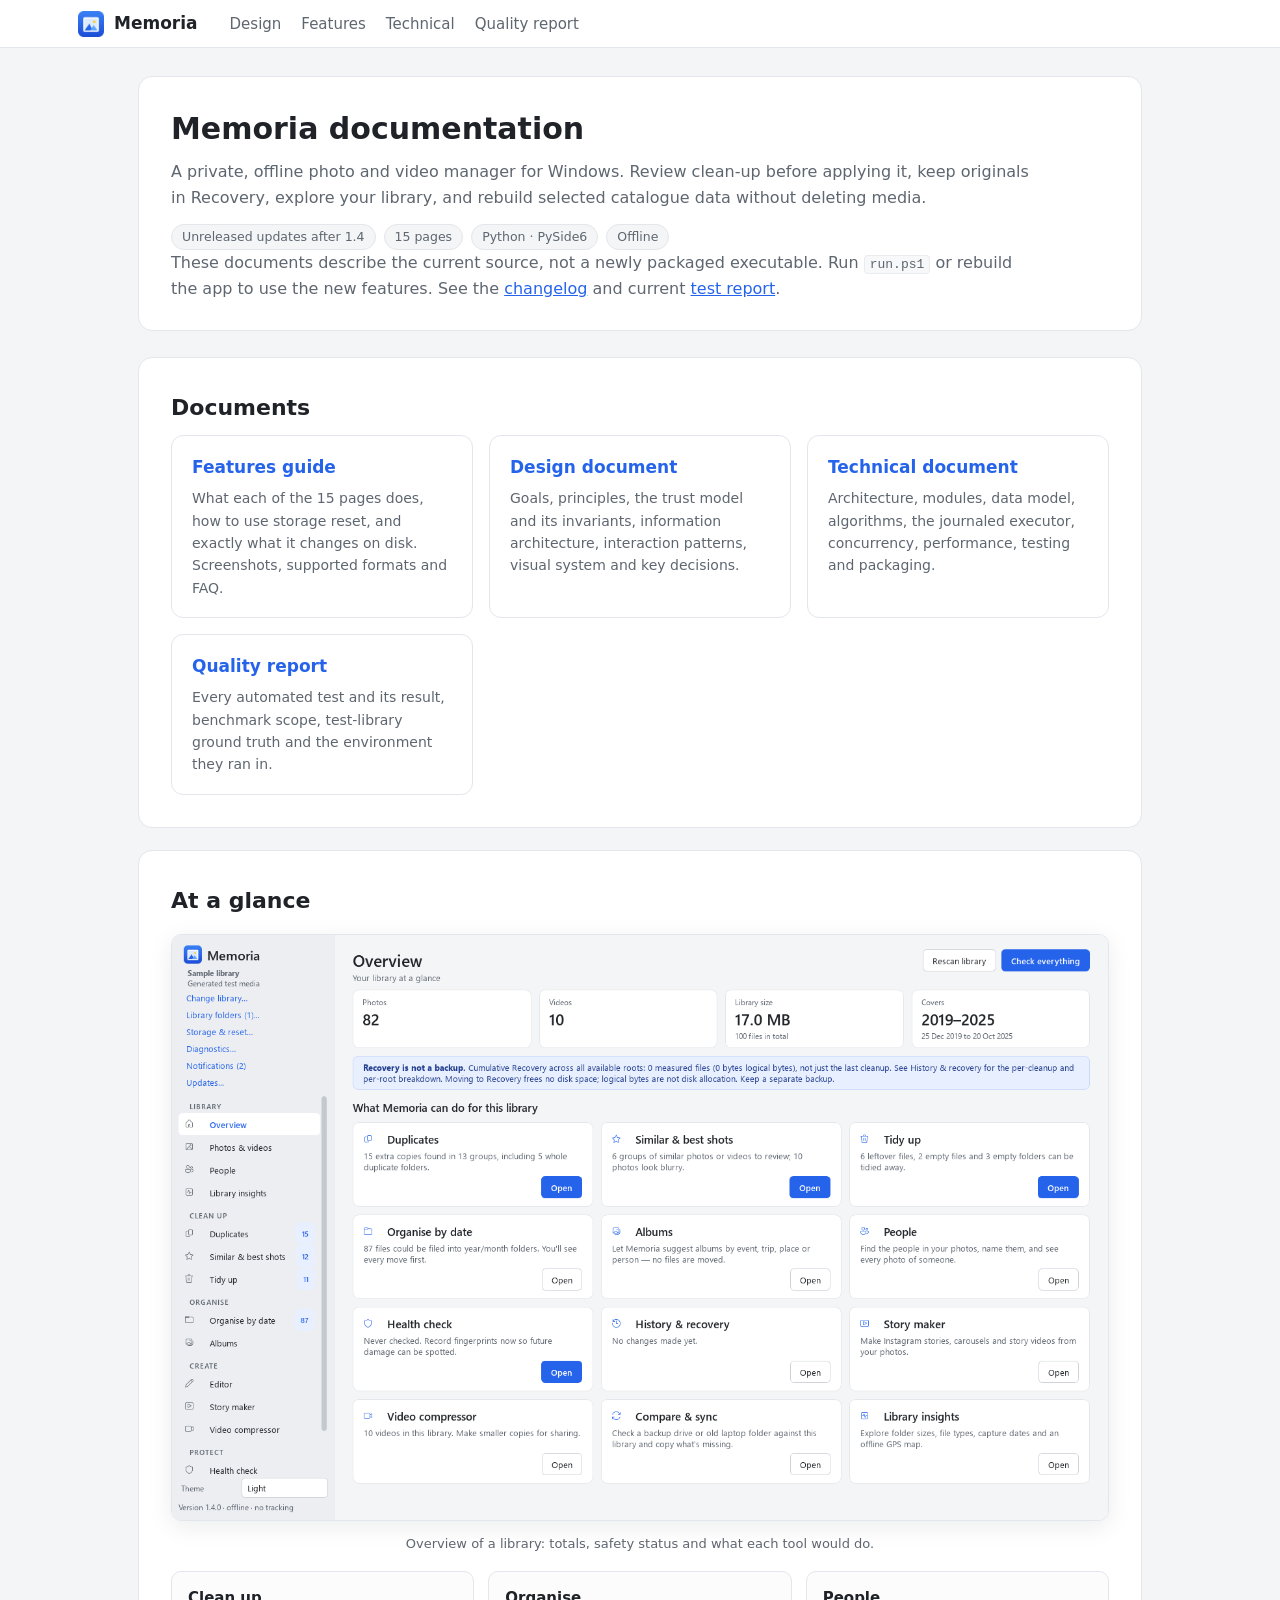
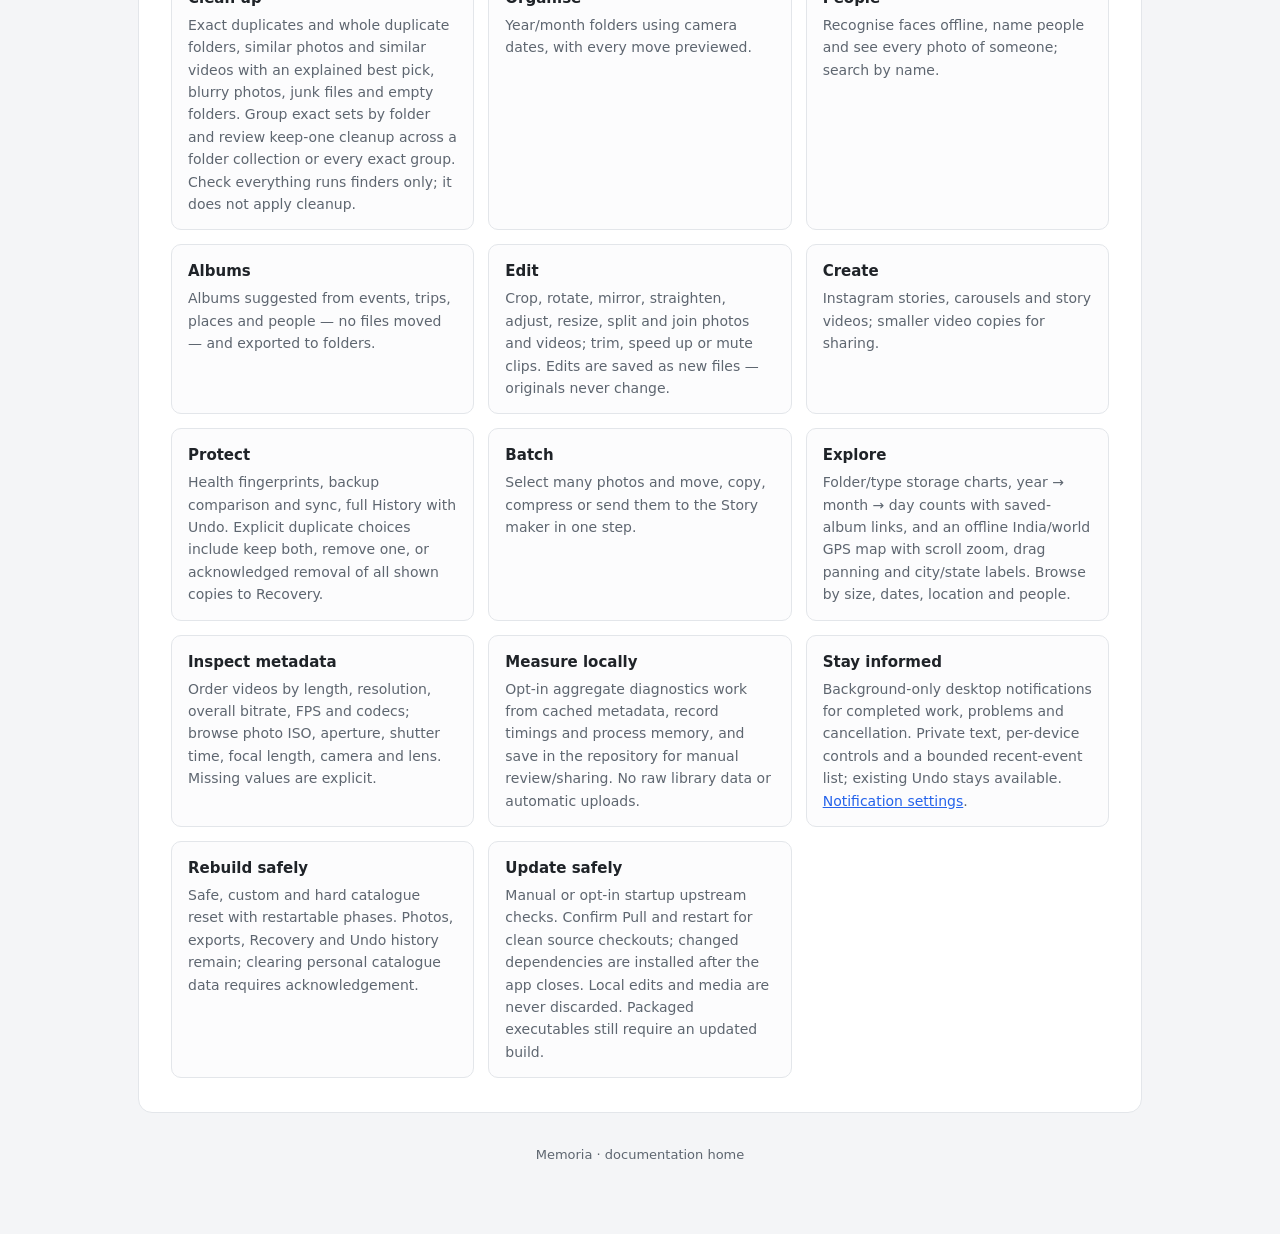
<file: docs/index.html>
<!DOCTYPE html>
<html lang="en">
<head>
<meta charset="utf-8">
<meta name="viewport" content="width=device-width, initial-scale=1">
<title>Memoria — Documentation</title>
<link rel="stylesheet" href="style.css">
<link rel="icon" href="../memoria/ui/assets/memoria.png">
<style>
  .doc-grid { display: grid; grid-template-columns: repeat(auto-fill, minmax(250px, 1fr)); gap: 16px; margin: 6px 0 10px; }
  .doc { display: block; text-decoration: none; color: var(--text); border: 1px solid var(--border); border-radius: 12px;
         padding: 18px 20px; background: #fff; transition: box-shadow .15s, border-color .15s; }
  .doc:hover { border-color: #c9d8fb; box-shadow: 0 6px 20px rgba(37, 99, 235, .10); }
  .doc h3 { margin: 0 0 6px; color: var(--accent); }
  .doc p { margin: 0; color: var(--muted); font-size: 14px; }
  .single { max-width: 1060px; margin: 0 auto; padding: 28px; }
</style>
</head>
<body>
<div class="top"><div class="inner">
  <a class="brand" href="index.html"><img src="../memoria/ui/assets/memoria.png" alt="">Memoria</a>
  <nav><a href="design.html">Design</a><a href="features.html">Features</a><a href="technical.html">Technical</a><a href="report.html">Quality report</a></nav>
</div></div>
<div class="single">
<header class="hero">
  <h1>Memoria documentation</h1>
  <p>A private, offline photo and video manager for Windows. Review clean-up before applying it, keep originals in
     Recovery, explore your library, and rebuild selected catalogue data without deleting media.</p>
  <div class="meta"><span class="pill">Unreleased updates after 1.4</span><span class="pill">15 pages</span><span class="pill">Python · PySide6</span><span class="pill">Offline</span></div>
  <p>These documents describe the current source, not a newly packaged executable. Run <code>run.ps1</code> or rebuild
     the app to use the new features. See the <a href="../CHANGELOG.md">changelog</a> and current <a href="report.html">test report</a>.</p>
</header>

<section>
<h2>Documents</h2>
<div class="doc-grid">
  <a class="doc" href="features.html"><h3>Features guide</h3><p>What each of the 15 pages does, how to use storage reset, and exactly
     what it changes on disk. Screenshots, supported formats and FAQ.</p></a>
  <a class="doc" href="design.html"><h3>Design document</h3><p>Goals, principles, the trust model and its invariants,
     information architecture, interaction patterns, visual system and key decisions.</p></a>
  <a class="doc" href="technical.html"><h3>Technical document</h3><p>Architecture, modules, data model, algorithms, the
     journaled executor, concurrency, performance, testing and packaging.</p></a>
  <a class="doc" href="report.html"><h3>Quality report</h3><p>Every automated test and its result, benchmark scope,
     test-library ground truth and the environment they ran in.</p></a>
</div>
</section>

<section>
<h2>At a glance</h2>
<figure><img src="images/overview.png" alt="Memoria overview page"><figcaption>Overview of a library: totals, safety
status and what each tool would do.</figcaption></figure>
<div class="grid">
  <div class="card"><h4>Clean up</h4><p>Exact duplicates and whole duplicate folders, similar photos and similar videos with an explained best pick,
    blurry photos, junk files and empty folders. Group exact sets by folder and review keep-one cleanup across
    a folder collection or every exact group. Check everything runs finders only; it does not apply cleanup.</p></div>
  <div class="card"><h4>Organise</h4><p>Year/month folders using camera dates, with every move previewed.</p></div>
  <div class="card"><h4>People</h4><p>Recognise faces offline, name people and see every photo of someone; search by name.</p></div>
  <div class="card"><h4>Albums</h4><p>Albums suggested from events, trips, places and people — no files moved — and exported to folders.</p></div>
  <div class="card"><h4>Edit</h4><p>Crop, rotate, mirror, straighten, adjust, resize, split and join photos and videos;
    trim, speed up or mute clips. Edits are saved as new files — originals never change.</p></div>
  <div class="card"><h4>Create</h4><p>Instagram stories, carousels and story videos; smaller video copies for sharing.</p></div>
  <div class="card"><h4>Protect</h4><p>Health fingerprints, backup comparison and sync, full History with Undo.
    Explicit duplicate choices include keep both, remove one, or acknowledged removal of all shown copies to Recovery.</p></div>
  <div class="card"><h4>Batch</h4><p>Select many photos and move, copy, compress or send them to the Story maker in one step.</p></div>
  <div class="card"><h4>Explore</h4><p>Folder/type storage charts, year → month → day counts with saved-album links,
    and an offline India/world GPS map with scroll zoom, drag panning and city/state labels.
    Browse by size, dates, location and people.</p></div>
  <div class="card"><h4>Inspect metadata</h4><p>Order videos by length, resolution, overall bitrate, FPS and codecs;
    browse photo ISO, aperture, shutter time, focal length, camera and lens. Missing values are explicit.</p></div>
  <div class="card"><h4>Measure locally</h4><p>Opt-in aggregate diagnostics work from cached metadata, record timings and
    process memory, and save in the repository for manual review/sharing. No raw library data or automatic uploads.</p></div>
  <div class="card"><h4>Stay informed</h4><p>Background-only desktop notifications for completed work, problems and
    cancellation. Private text, per-device controls and a bounded recent-event list; existing Undo stays available.
    <a href="features.html#notifications">Notification settings</a>.</p></div>
  <div class="card"><h4>Rebuild safely</h4><p>Safe, custom and hard catalogue reset with restartable phases.
    Photos, exports, Recovery and Undo history remain; clearing personal catalogue data requires acknowledgement.</p></div>
  <div class="card"><h4>Update safely</h4><p>Manual or opt-in startup upstream checks. Confirm Pull and restart for
    clean source checkouts; changed dependencies are installed after the app closes. Local edits and media are
    never discarded. Packaged executables still require an updated build.</p></div>
</div>
</section>
<footer>Memoria · documentation home</footer>
</div>
</body>
</html>
</file>
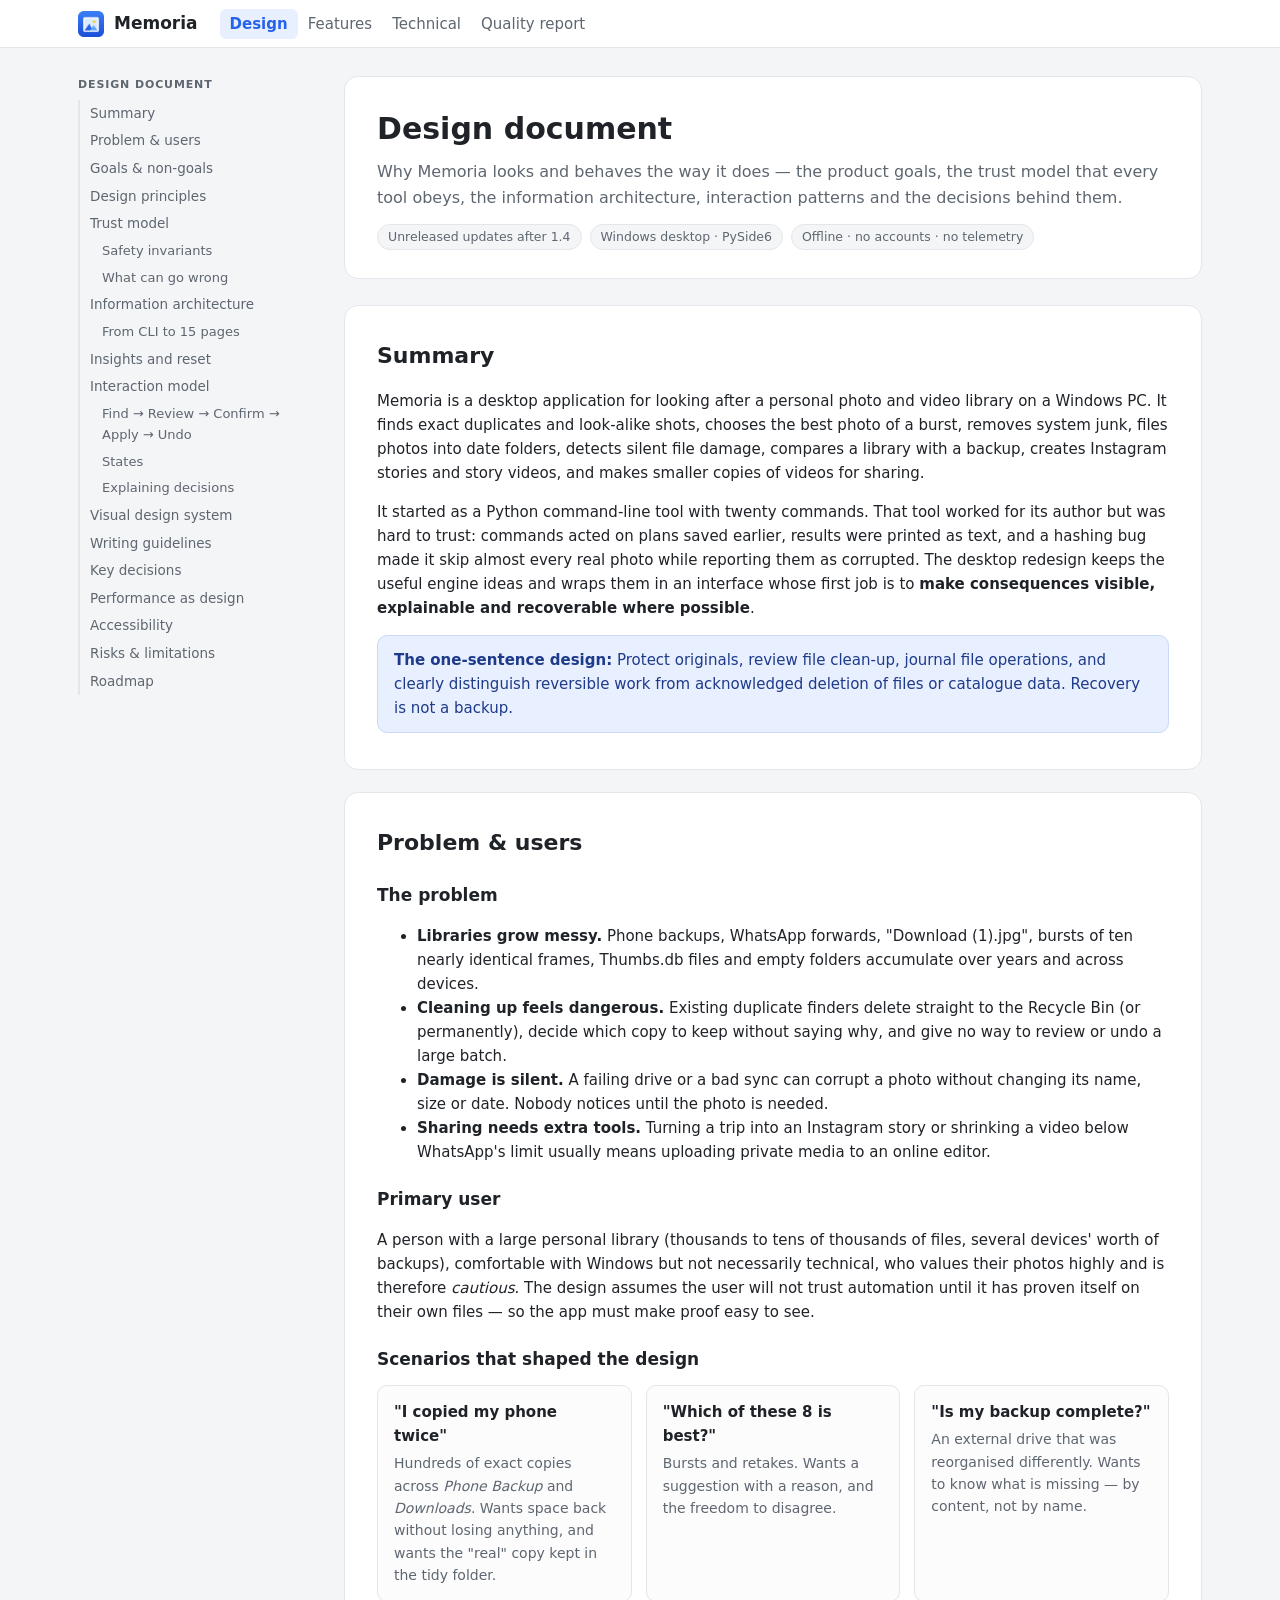
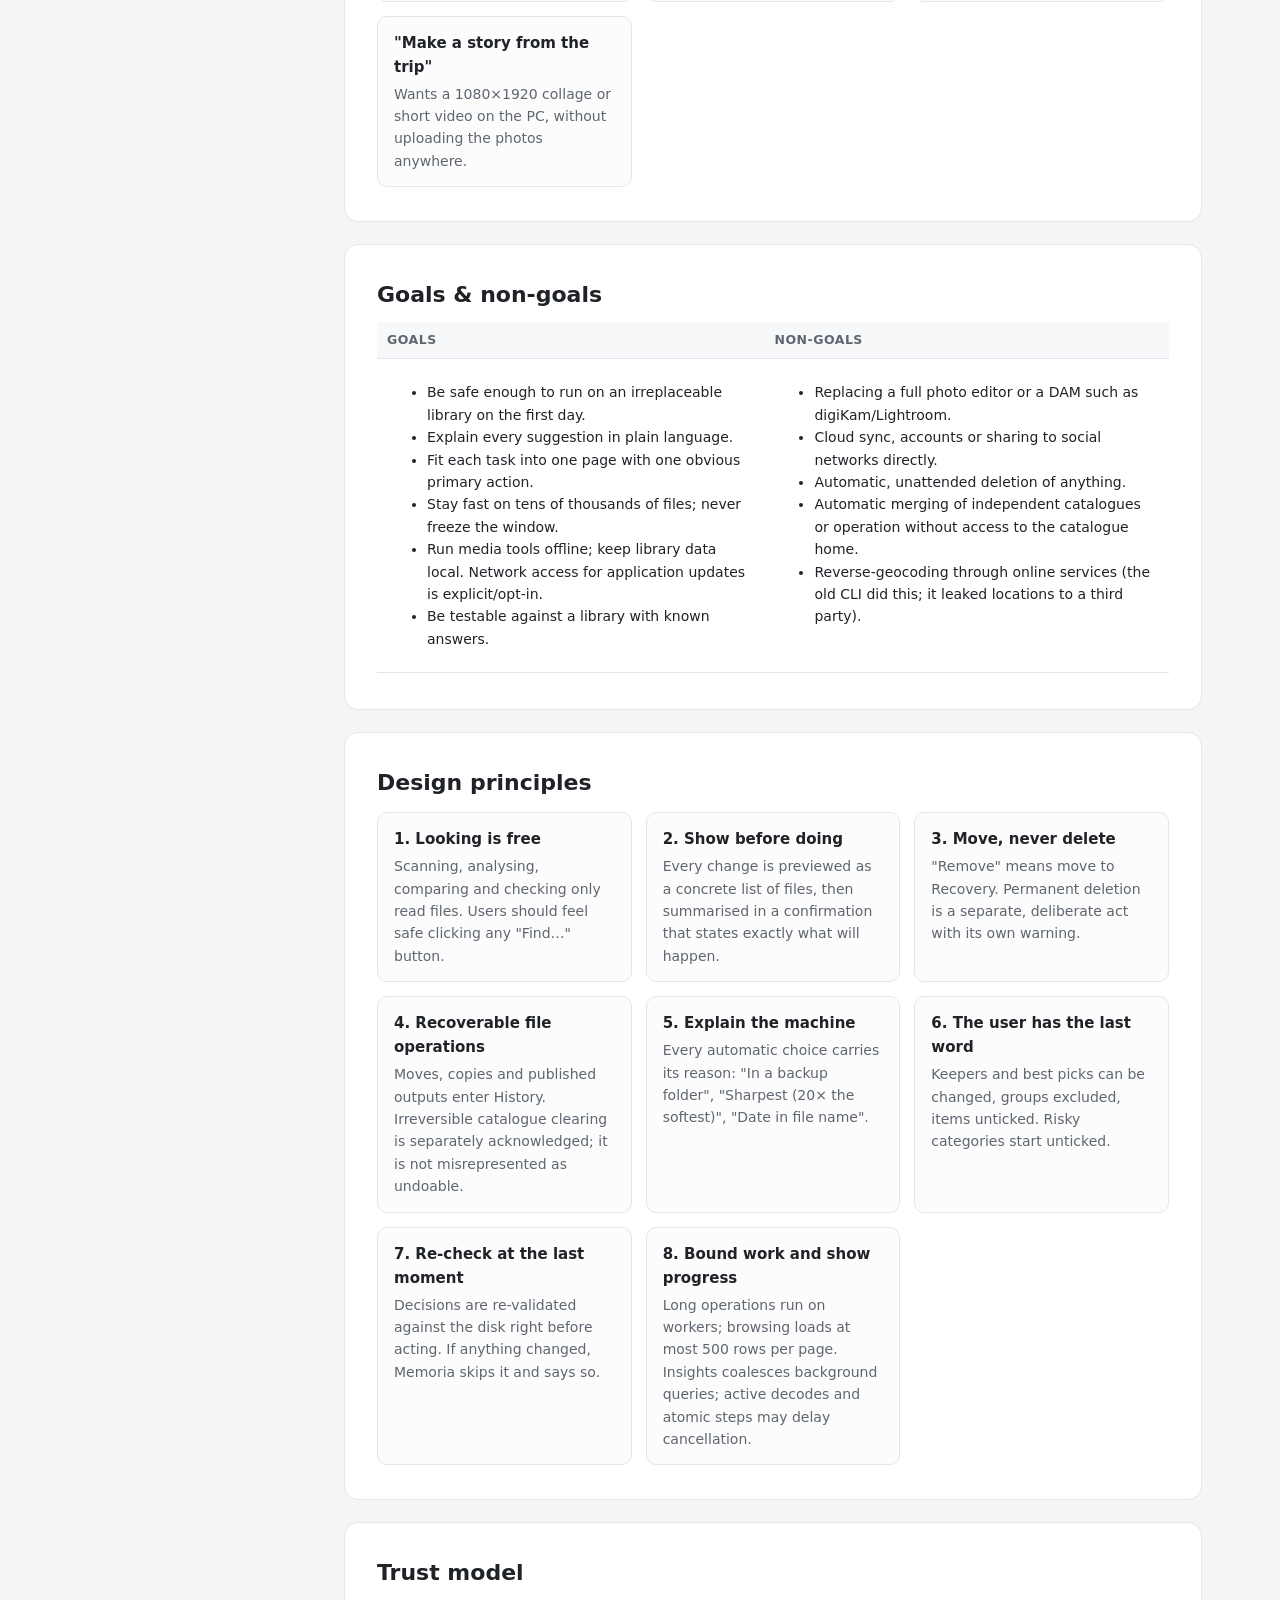
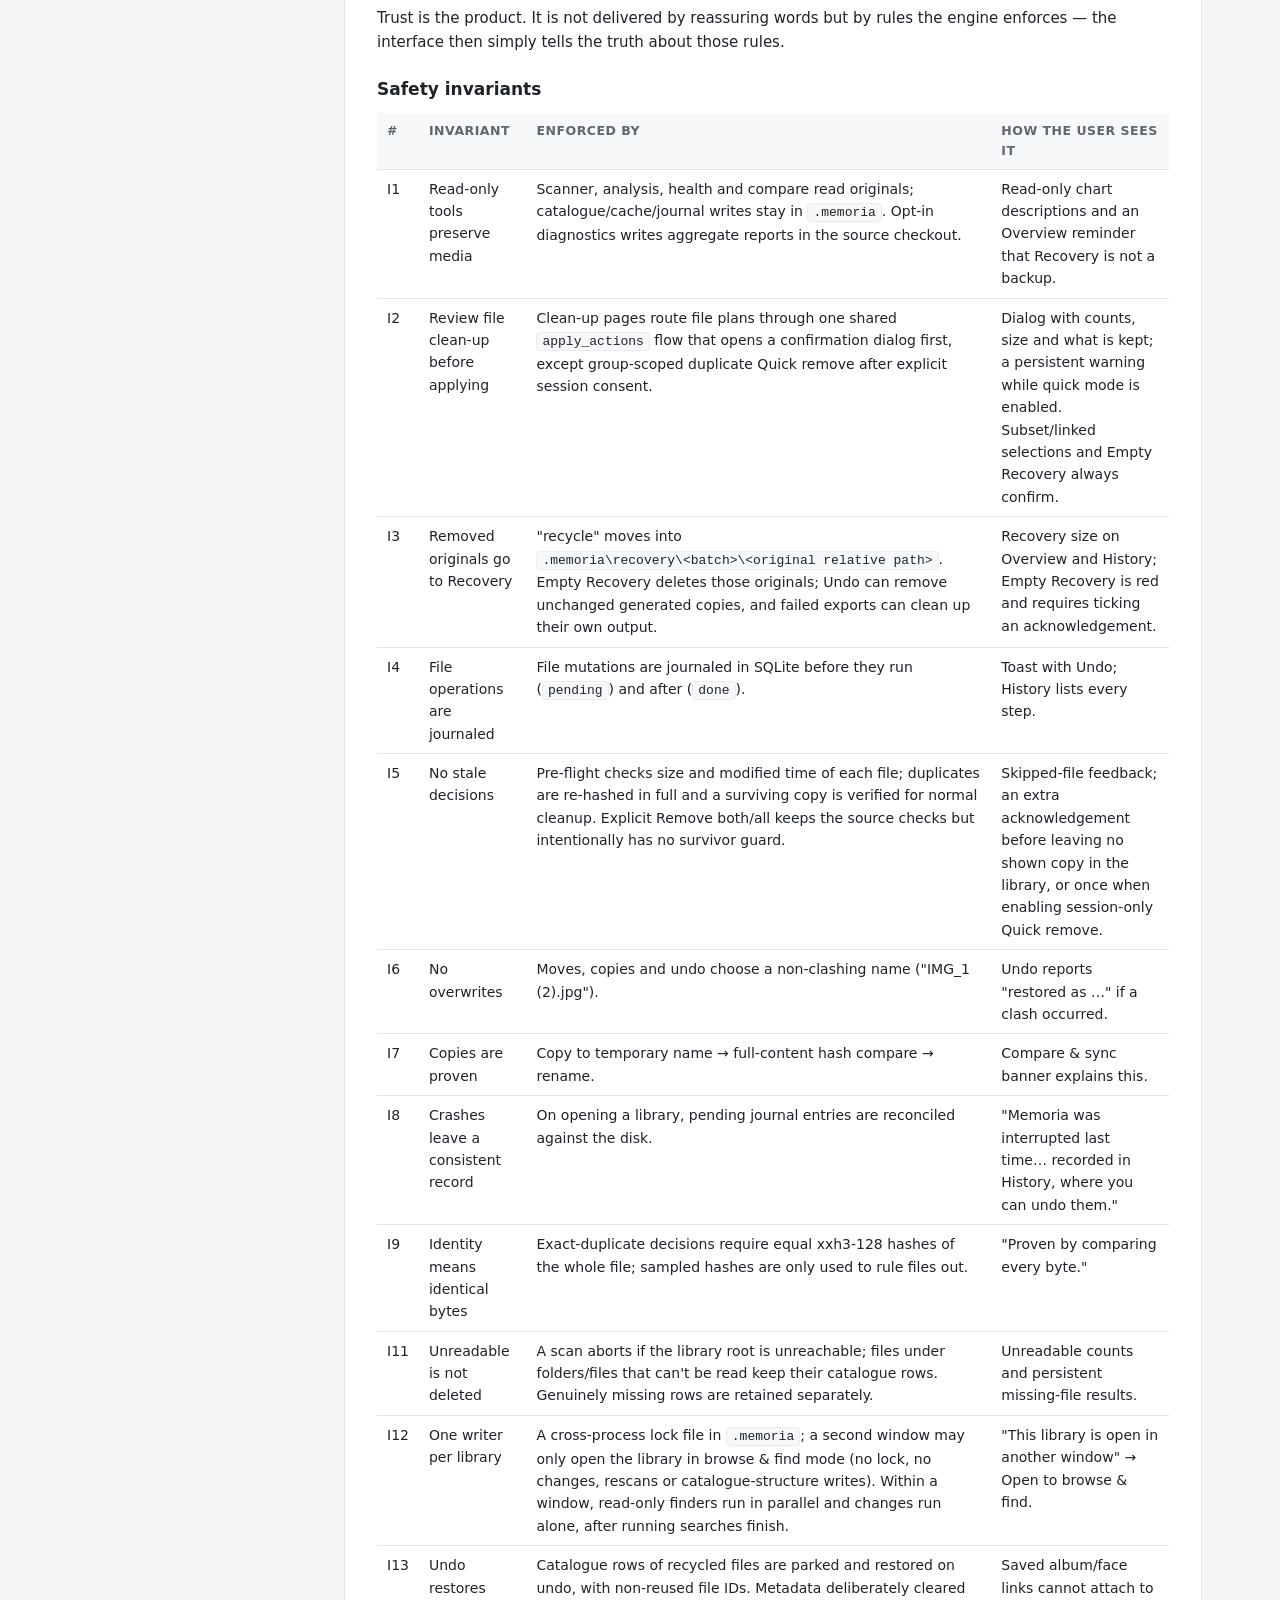
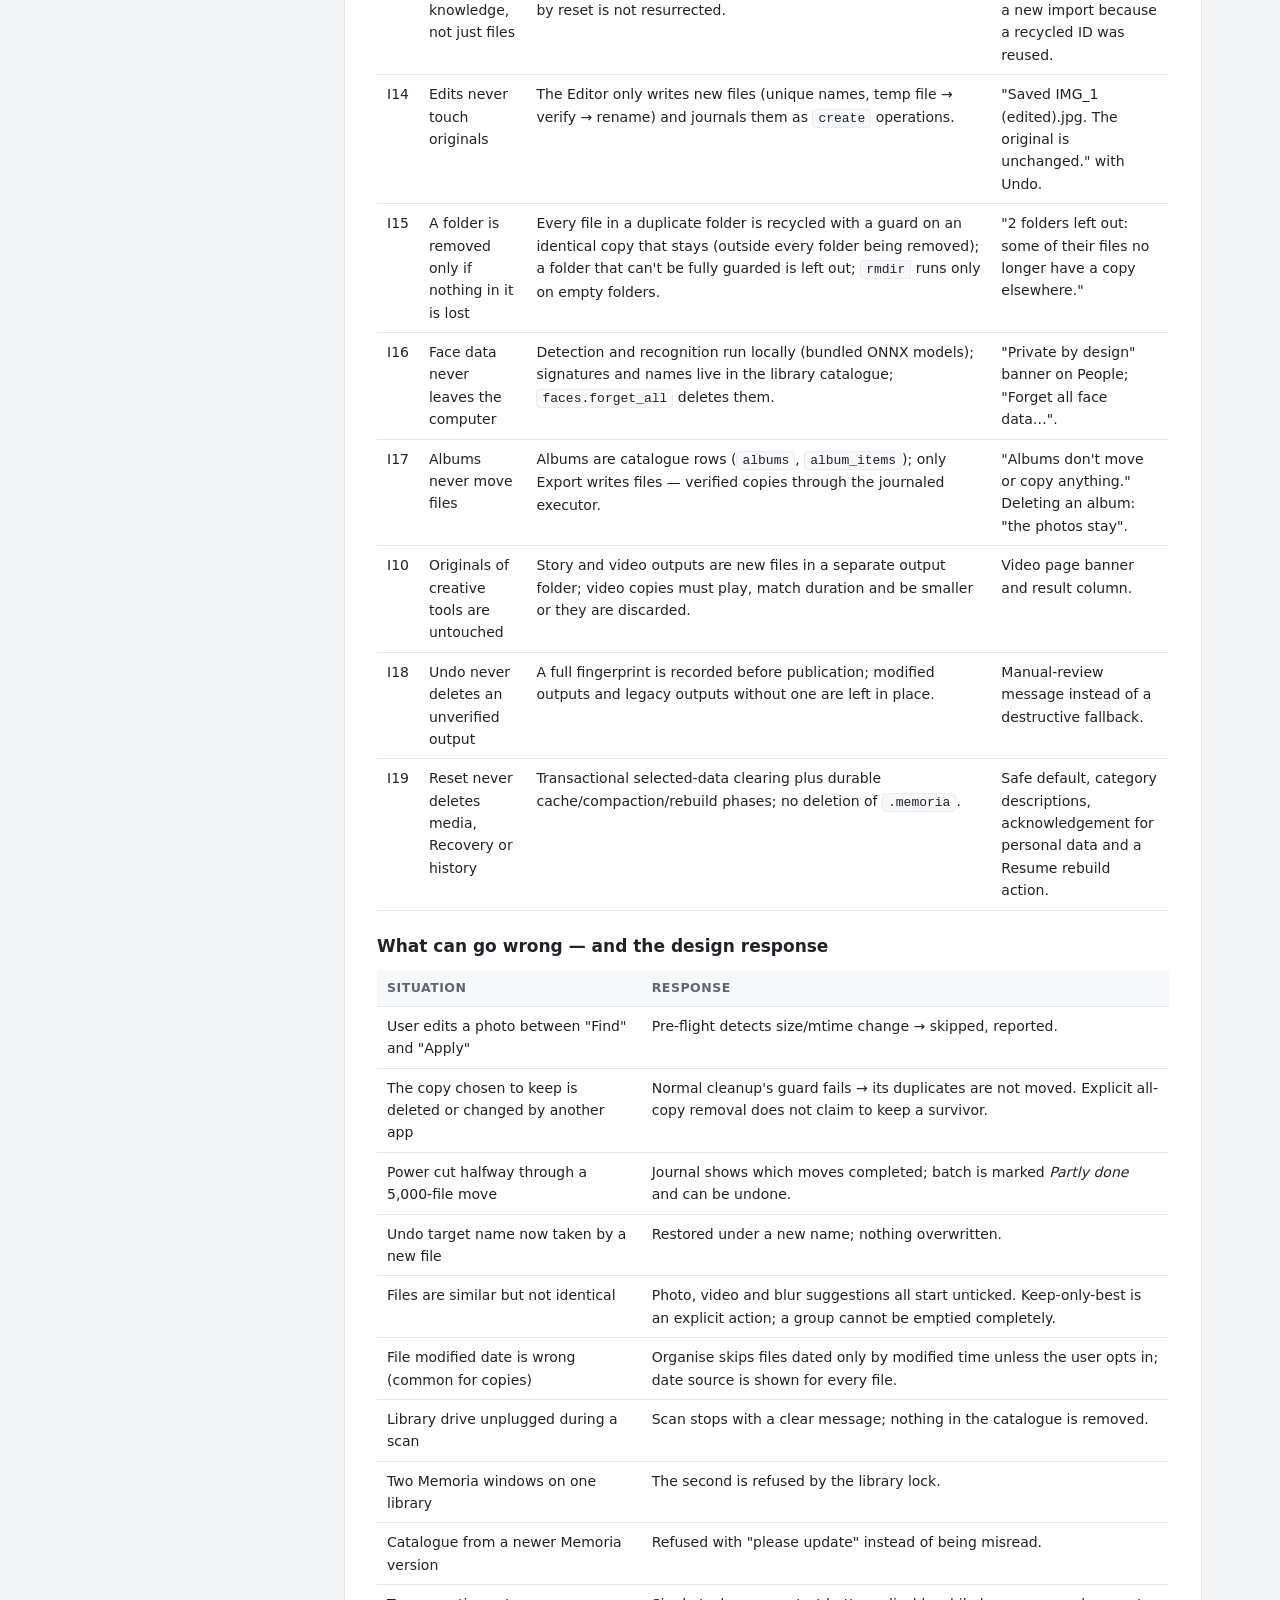
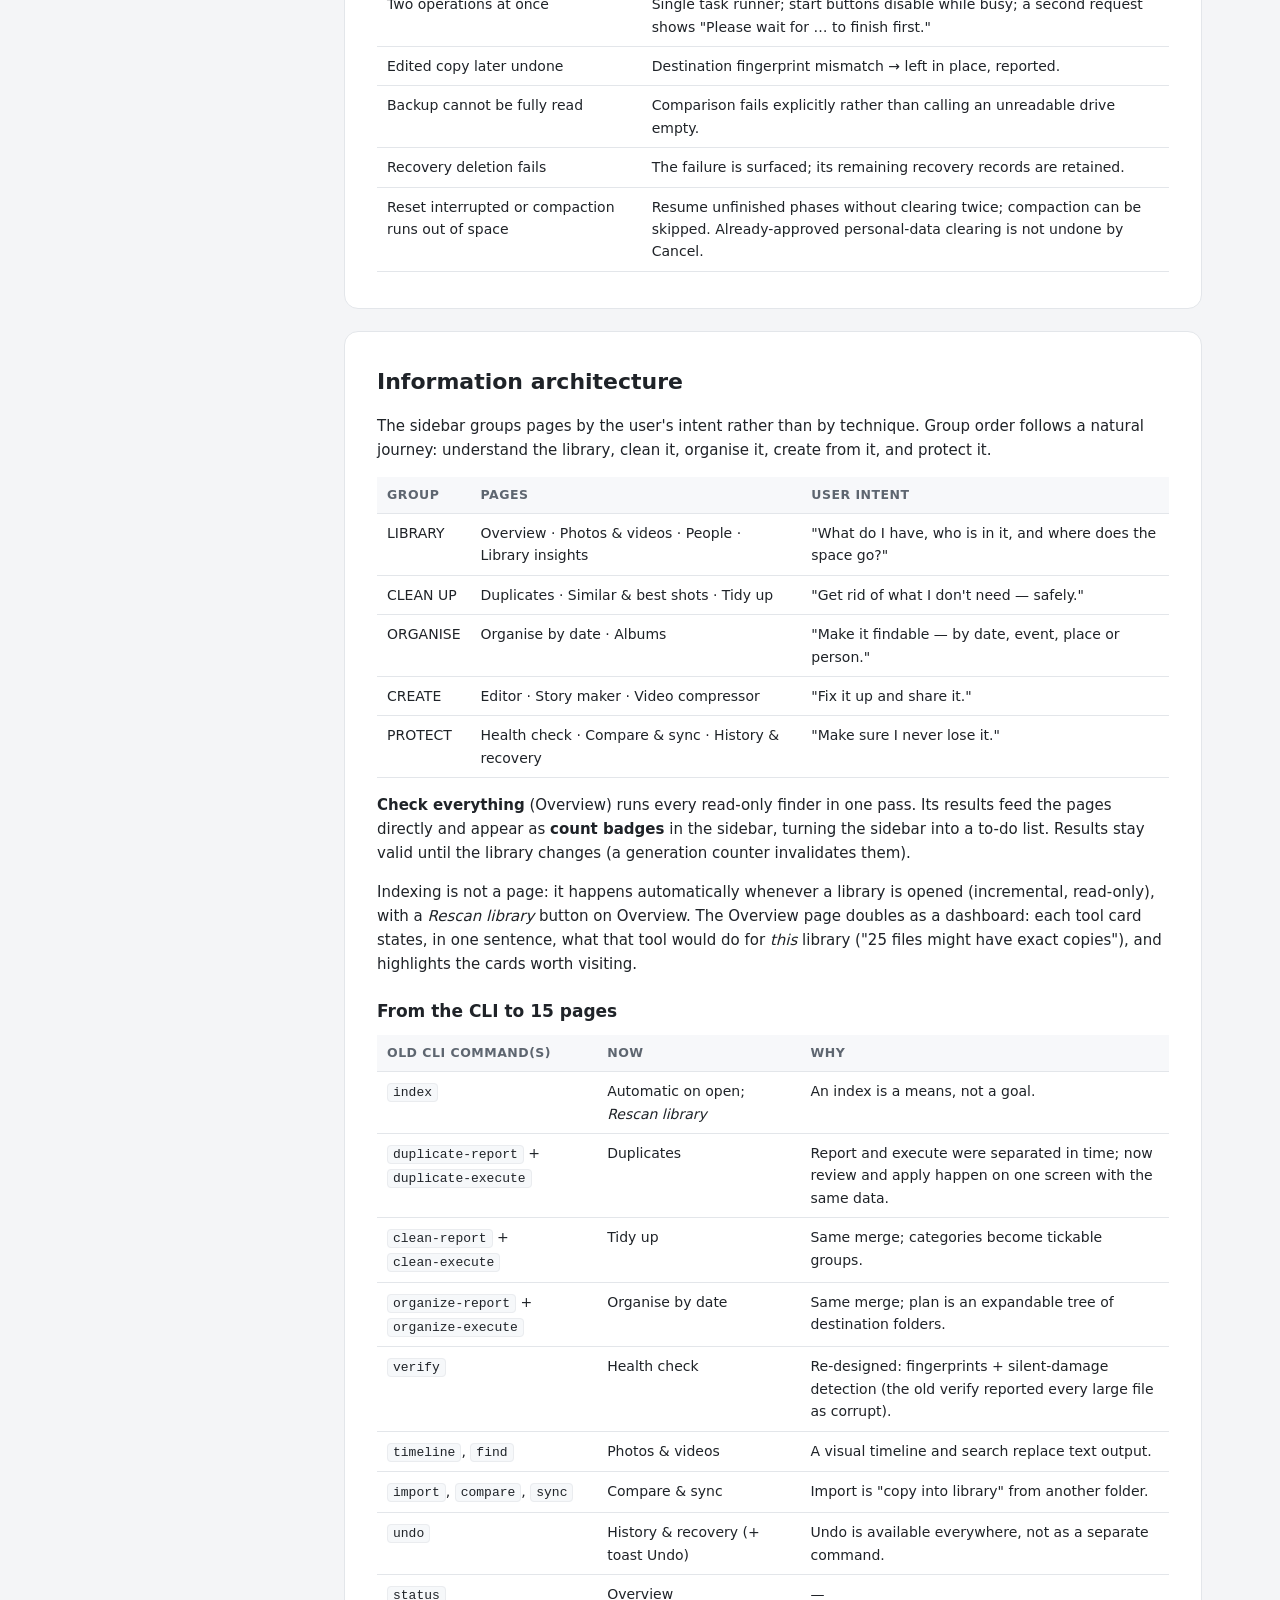
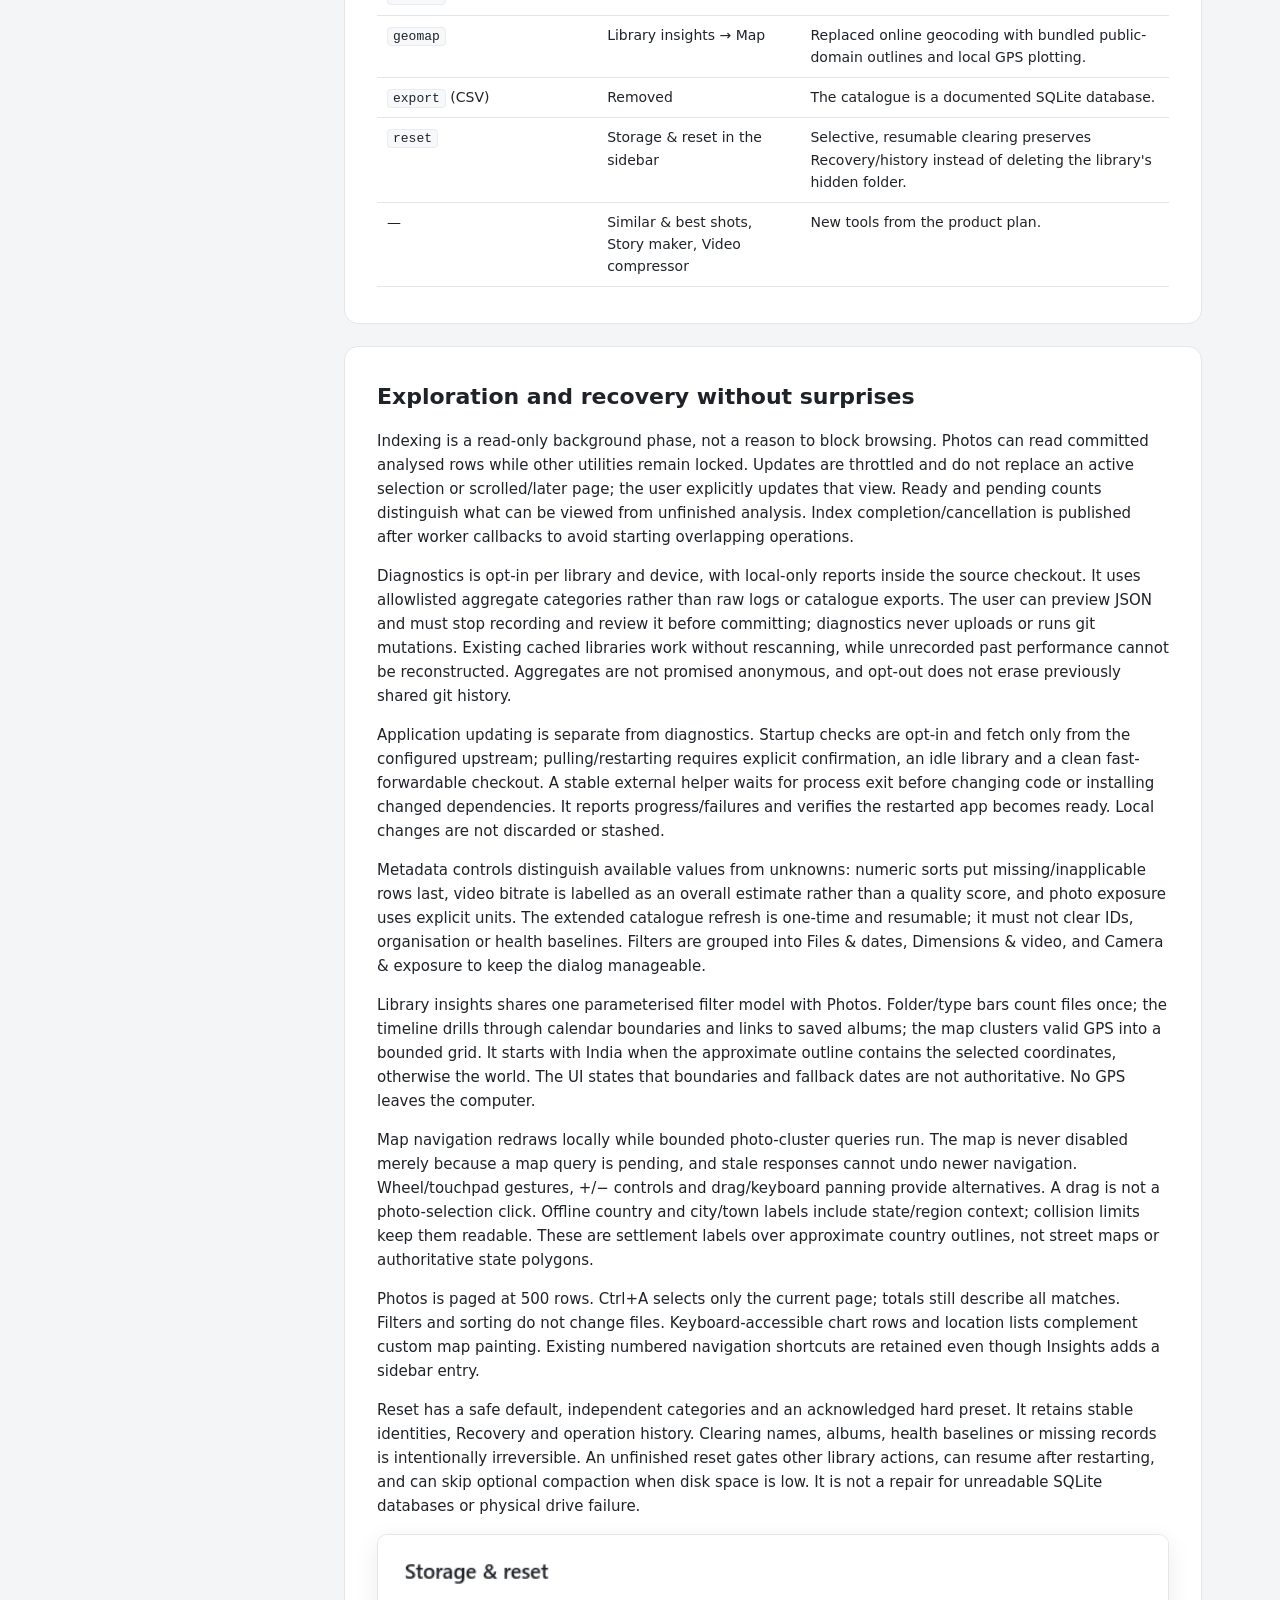
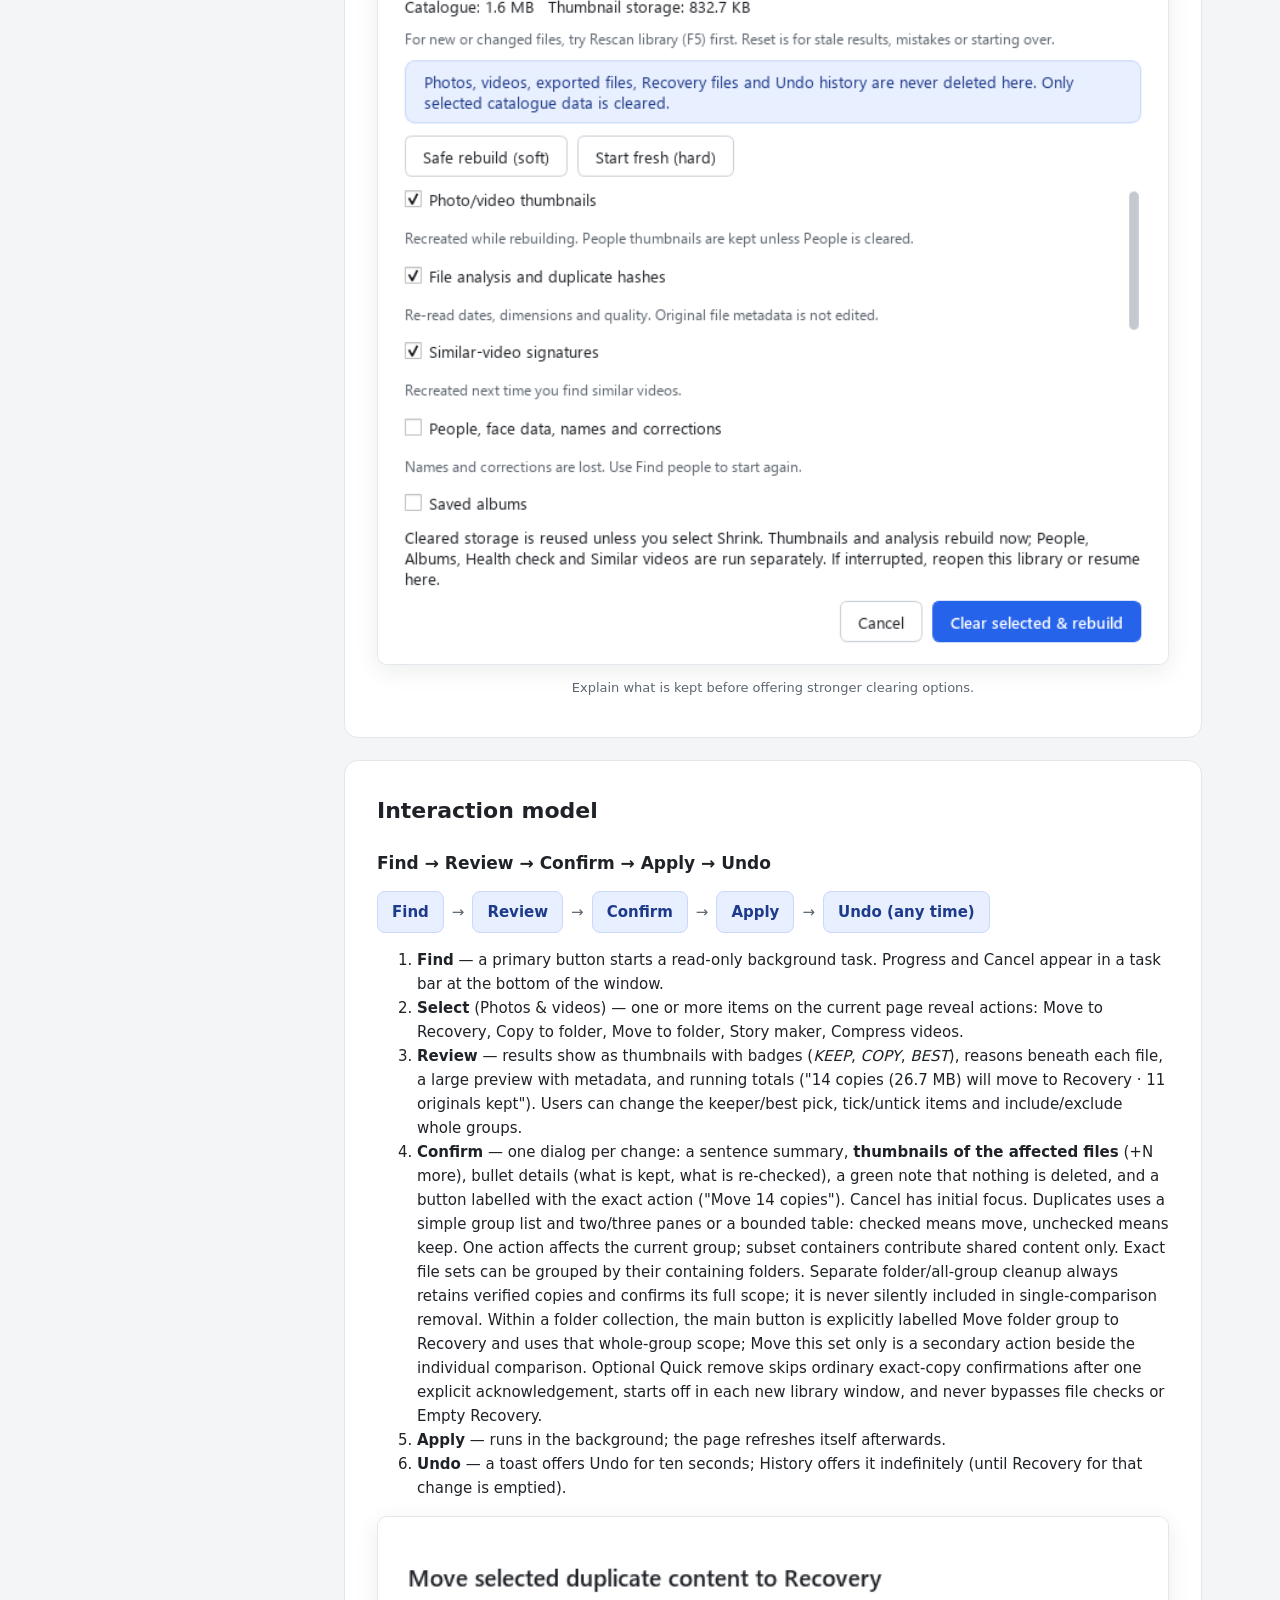
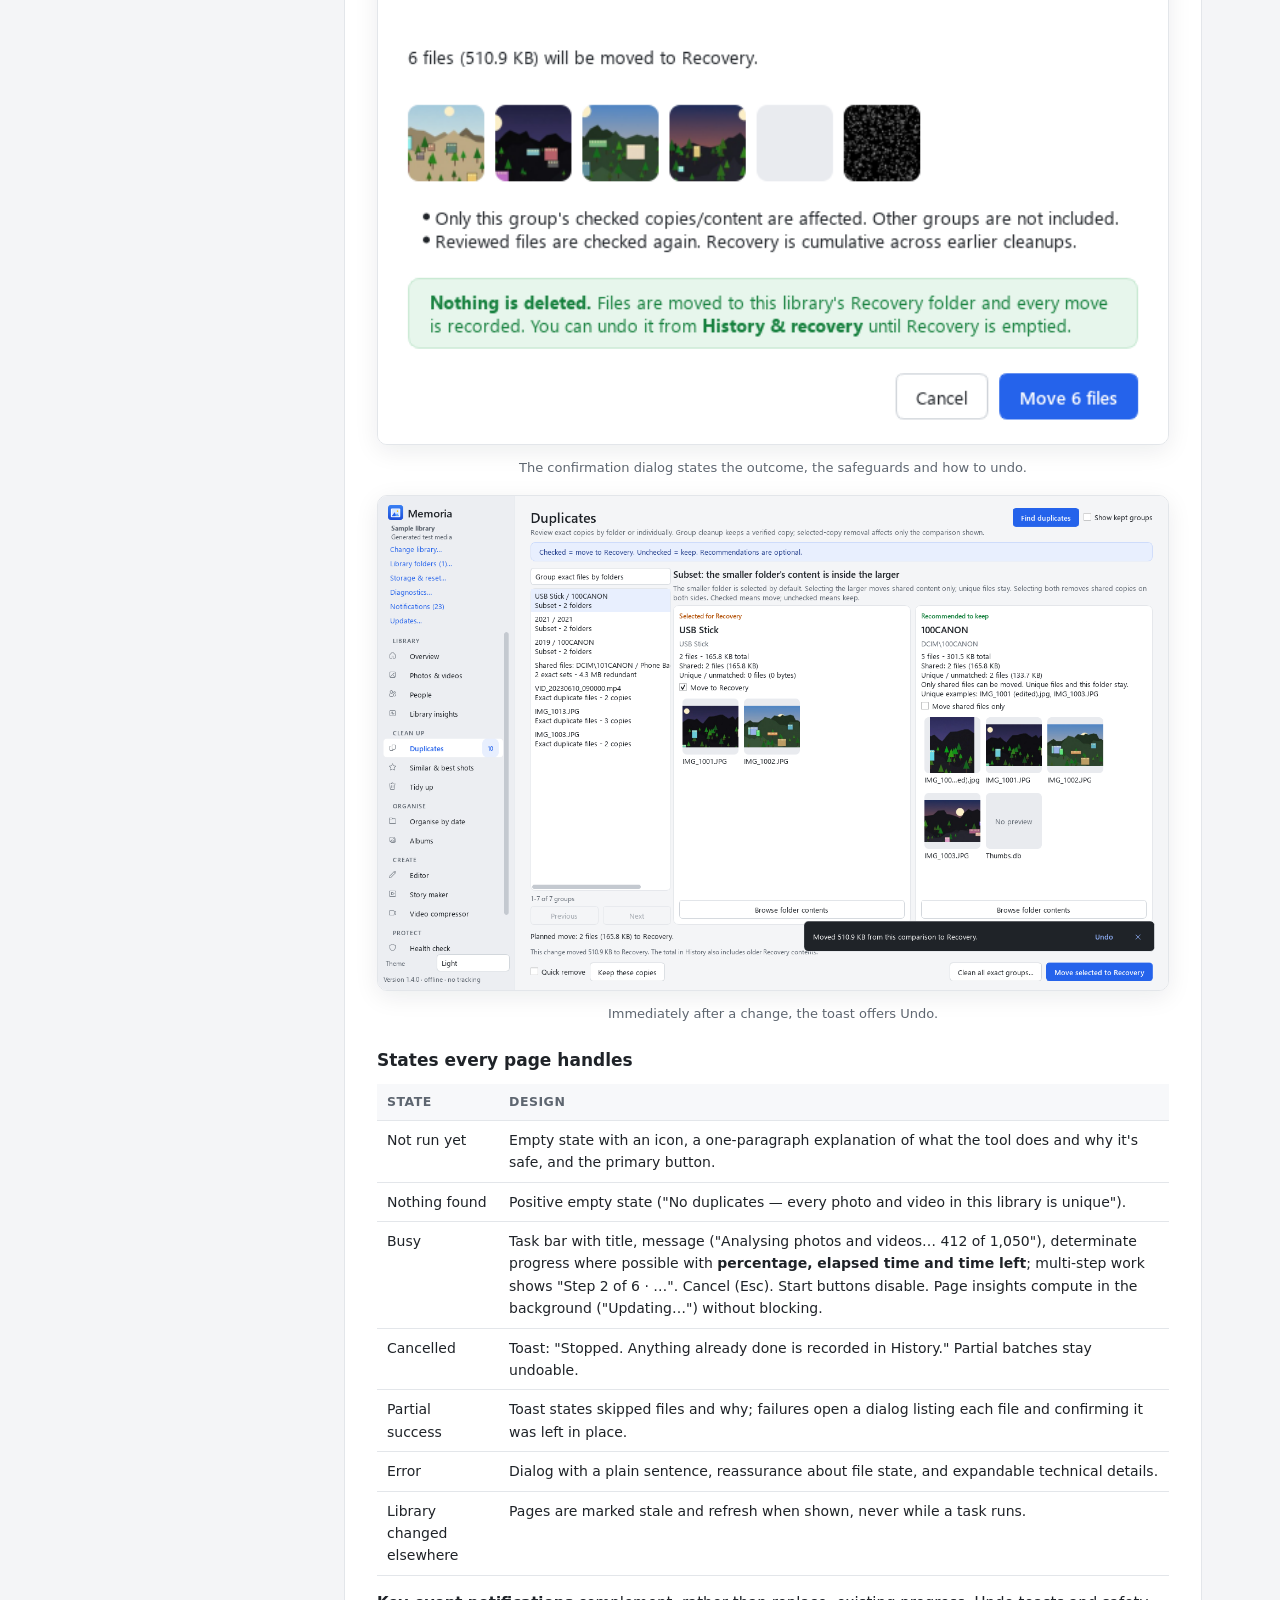
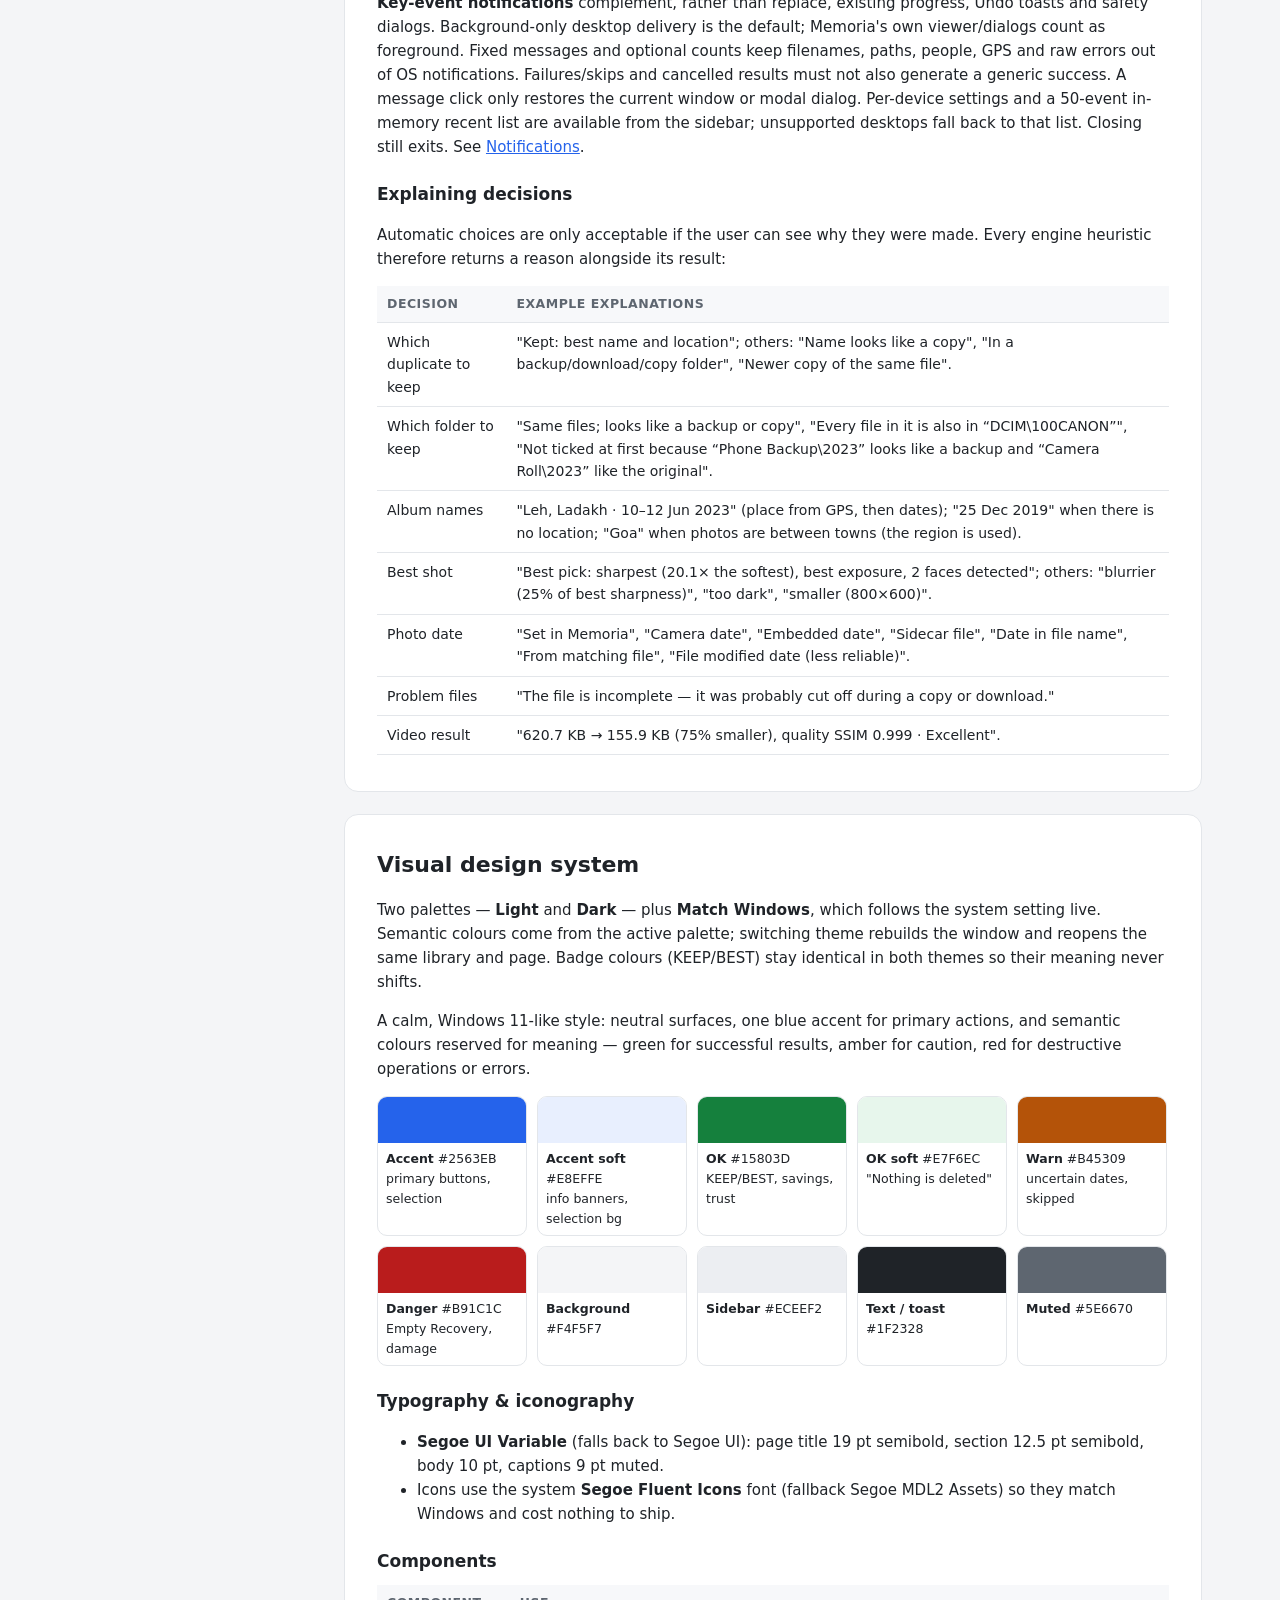
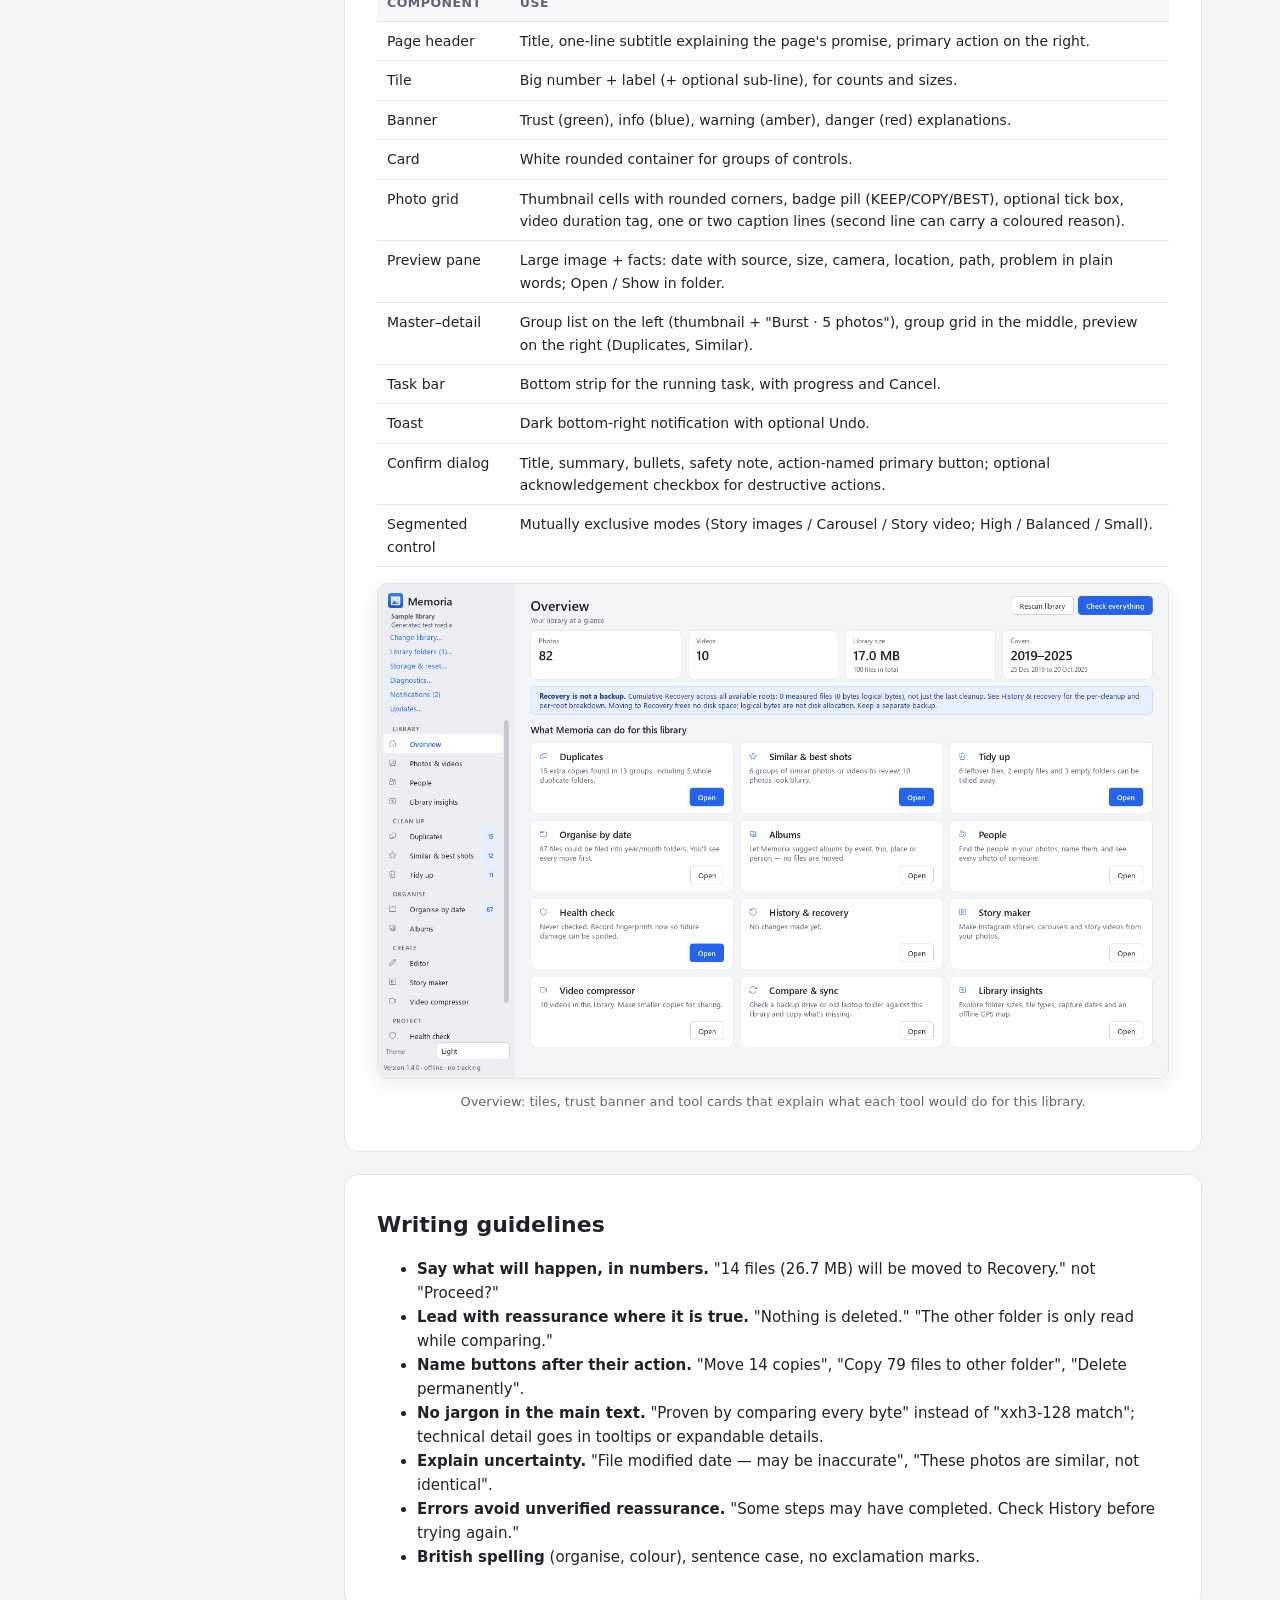
<file: docs/design.html>
<!DOCTYPE html>
<html lang="en">
<head>
<meta charset="utf-8">
<meta name="viewport" content="width=device-width, initial-scale=1">
<title>Memoria — Design document</title>
<link rel="stylesheet" href="style.css">
<link rel="icon" href="../memoria/ui/assets/memoria.png">
</head>
<body>
<div class="top"><div class="inner">
  <a class="brand" href="index.html"><img src="../memoria/ui/assets/memoria.png" alt="">Memoria</a>
  <nav><a class="active" href="design.html">Design</a><a href="features.html">Features</a><a href="technical.html">Technical</a><a href="report.html">Quality report</a></nav>
</div></div>

<div class="layout">
<aside class="toc">
  <b>DESIGN DOCUMENT</b>
  <a href="#summary">Summary</a>
  <a href="#problem">Problem &amp; users</a>
  <a href="#goals">Goals &amp; non-goals</a>
  <a href="#principles">Design principles</a>
  <a href="#trust">Trust model</a>
  <a class="sub" href="#invariants">Safety invariants</a>
  <a class="sub" href="#threats">What can go wrong</a>
  <a href="#ia">Information architecture</a>
  <a class="sub" href="#mapping">From CLI to 15 pages</a>
  <a href="#explore-reset">Insights and reset</a>
  <a href="#interaction">Interaction model</a>
  <a class="sub" href="#flow">Find → Review → Confirm → Apply → Undo</a>
  <a class="sub" href="#states">States</a>
  <a class="sub" href="#explain">Explaining decisions</a>
  <a href="#visual">Visual design system</a>
  <a href="#copy">Writing guidelines</a>
  <a href="#decisions">Key decisions</a>
  <a href="#performance">Performance as design</a>
  <a href="#a11y">Accessibility</a>
  <a href="#risks">Risks &amp; limitations</a>
  <a href="#roadmap">Roadmap</a>
</aside>

<main>
<header class="hero">
  <h1>Design document</h1>
  <p>Why Memoria looks and behaves the way it does — the product goals, the trust model that every tool obeys,
     the information architecture, interaction patterns and the decisions behind them.</p>
  <div class="meta"><span class="pill">Unreleased updates after 1.4</span><span class="pill">Windows desktop · PySide6</span>
    <span class="pill">Offline · no accounts · no telemetry</span></div>
</header>

<section id="summary">
<h2>Summary</h2>
<p>Memoria is a desktop application for looking after a personal photo and video library on a Windows PC. It
finds exact duplicates and look-alike shots, chooses the best photo of a burst, removes system junk, files photos
into date folders, detects silent file damage, compares a library with a backup, creates Instagram stories and
story videos, and makes smaller copies of videos for sharing.</p>
<p>It started as a Python command-line tool with twenty commands. That tool worked for its author but was hard to
trust: commands acted on plans saved earlier, results were printed as text, and a hashing bug made it skip almost
every real photo while reporting them as corrupted. The desktop redesign keeps the useful engine ideas and wraps
them in an interface whose first job is to <b>make consequences visible, explainable and recoverable where possible</b>.</p>
<div class="callout info"><b>The one-sentence design:</b> Protect originals, review file clean-up, journal file
operations, and clearly distinguish reversible work from acknowledged deletion of files or catalogue data.
Recovery is not a backup.</div>
</section>

<section id="problem">
<h2>Problem &amp; users</h2>
<h3>The problem</h3>
<ul>
  <li><b>Libraries grow messy.</b> Phone backups, WhatsApp forwards, "Download (1).jpg", bursts of ten nearly identical
      frames, Thumbs.db files and empty folders accumulate over years and across devices.</li>
  <li><b>Cleaning up feels dangerous.</b> Existing duplicate finders delete straight to the Recycle Bin (or permanently),
      decide which copy to keep without saying why, and give no way to review or undo a large batch.</li>
  <li><b>Damage is silent.</b> A failing drive or a bad sync can corrupt a photo without changing its name, size or date.
      Nobody notices until the photo is needed.</li>
  <li><b>Sharing needs extra tools.</b> Turning a trip into an Instagram story or shrinking a video below WhatsApp's
      limit usually means uploading private media to an online editor.</li>
</ul>
<h3>Primary user</h3>
<p>A person with a large personal library (thousands to tens of thousands of files, several devices' worth of backups),
comfortable with Windows but not necessarily technical, who values their photos highly and is therefore
<i>cautious</i>. The design assumes the user will not trust automation until it has proven itself on their own
files — so the app must make proof easy to see.</p>
<h3>Scenarios that shaped the design</h3>
<div class="grid">
  <div class="card"><h4>"I copied my phone twice"</h4><p>Hundreds of exact copies across <i>Phone Backup</i> and
  <i>Downloads</i>. Wants space back without losing anything, and wants the "real" copy kept in the tidy folder.</p></div>
  <div class="card"><h4>"Which of these 8 is best?"</h4><p>Bursts and retakes. Wants a suggestion with a reason, and the
  freedom to disagree.</p></div>
  <div class="card"><h4>"Is my backup complete?"</h4><p>An external drive that was reorganised differently. Wants to know
  what is missing — by content, not by name.</p></div>
  <div class="card"><h4>"Make a story from the trip"</h4><p>Wants a 1080×1920 collage or short video on the PC, without
  uploading the photos anywhere.</p></div>
</div>
</section>

<section id="goals">
<h2>Goals &amp; non-goals</h2>
<table>
  <tr><th>Goals</th><th>Non-goals</th></tr>
  <tr><td>
    <ul>
      <li>Be safe enough to run on an irreplaceable library on the first day.</li>
      <li>Explain every suggestion in plain language.</li>
      <li>Fit each task into one page with one obvious primary action.</li>
      <li>Stay fast on tens of thousands of files; never freeze the window.</li>
      <li>Run media tools offline; keep library data local. Network access for application updates is explicit/opt-in.</li>
      <li>Be testable against a library with known answers.</li>
    </ul></td><td>
    <ul>
      <li>Replacing a full photo editor or a DAM such as digiKam/Lightroom.</li>
      <li>Cloud sync, accounts or sharing to social networks directly.</li>
      <li>Automatic, unattended deletion of anything.</li>
      <li>Automatic merging of independent catalogues or operation without access to the catalogue home.</li>
      <li>Reverse-geocoding through online services (the old CLI did this; it leaked locations to a third party).</li>
    </ul></td></tr>
</table>
</section>

<section id="principles">
<h2>Design principles</h2>
<div class="grid">
  <div class="card"><h4>1. Looking is free</h4><p>Scanning, analysing, comparing and checking only read files. Users
  should feel safe clicking any "Find…" button.</p></div>
  <div class="card"><h4>2. Show before doing</h4><p>Every change is previewed as a concrete list of files, then summarised
  in a confirmation that states exactly what will happen.</p></div>
  <div class="card"><h4>3. Move, never delete</h4><p>"Remove" means move to Recovery. Permanent deletion is a separate,
  deliberate act with its own warning.</p></div>
  <div class="card"><h4>4. Recoverable file operations</h4><p>Moves, copies and published outputs enter History.
  Irreversible catalogue clearing is separately acknowledged; it is not misrepresented as undoable.</p></div>
  <div class="card"><h4>5. Explain the machine</h4><p>Every automatic choice carries its reason: "In a backup folder",
  "Sharpest (20× the softest)", "Date in file name".</p></div>
  <div class="card"><h4>6. The user has the last word</h4><p>Keepers and best picks can be changed, groups excluded,
  items unticked. Risky categories start unticked.</p></div>
  <div class="card"><h4>7. Re-check at the last moment</h4><p>Decisions are re-validated against the disk right before
  acting. If anything changed, Memoria skips it and says so.</p></div>
  <div class="card"><h4>8. Bound work and show progress</h4><p>Long operations run on workers; browsing loads at most
  500 rows per page. Insights coalesces background queries; active decodes and atomic steps may delay cancellation.</p></div>
</div>
</section>

<section id="trust">
<h2>Trust model</h2>
<p>Trust is the product. It is not delivered by reassuring words but by rules the engine enforces — the interface
then simply tells the truth about those rules.</p>

<h3 id="invariants">Safety invariants</h3>
<table>
  <tr><th>#</th><th>Invariant</th><th>Enforced by</th><th>How the user sees it</th></tr>
  <tr><td>I1</td><td>Read-only tools preserve media</td><td>Scanner, analysis, health and compare read originals;
    catalogue/cache/journal writes stay in <code>.memoria</code>. Opt-in diagnostics writes aggregate reports in the source checkout.</td>
    <td>Read-only chart descriptions and an Overview reminder that Recovery is not a backup.</td></tr>
  <tr><td>I2</td><td>Review file clean-up before applying</td><td>Clean-up pages route file plans through one shared
    <code>apply_actions</code> flow that opens a confirmation dialog first, except group-scoped duplicate Quick remove
    after explicit session consent.</td><td>Dialog with counts, size and what is kept; a persistent warning while quick
    mode is enabled. Subset/linked selections and Empty Recovery always confirm.</td></tr>
  <tr><td>I3</td><td>Removed originals go to Recovery</td><td>"recycle" moves into
    <code>.memoria\recovery\&lt;batch&gt;\&lt;original relative path&gt;</code>. Empty Recovery deletes those originals;
    Undo can remove unchanged generated copies, and failed exports can clean up their own output.</td>
    <td>Recovery size on Overview and History; Empty Recovery is red and requires ticking an acknowledgement.</td></tr>
  <tr><td>I4</td><td>File operations are journaled</td><td>File mutations are journaled in SQLite before they run
    (<code>pending</code>) and after (<code>done</code>).</td><td>Toast with Undo; History lists every step.</td></tr>
  <tr><td>I5</td><td>No stale decisions</td><td>Pre-flight checks size and modified time of each file; duplicates are
    re-hashed in full and a surviving copy is verified for normal cleanup. Explicit Remove both/all keeps the
    source checks but intentionally has no survivor guard.</td><td>Skipped-file feedback; an extra acknowledgement
    before leaving no shown copy in the library, or once when enabling session-only Quick remove.</td></tr>
  <tr><td>I6</td><td>No overwrites</td><td>Moves, copies and undo choose a non-clashing name ("IMG_1 (2).jpg").</td>
    <td>Undo reports "restored as …" if a clash occurred.</td></tr>
  <tr><td>I7</td><td>Copies are proven</td><td>Copy to temporary name → full-content hash compare → rename.</td>
    <td>Compare &amp; sync banner explains this.</td></tr>
  <tr><td>I8</td><td>Crashes leave a consistent record</td><td>On opening a library, pending journal entries are reconciled
    against the disk.</td><td>"Memoria was interrupted last time… recorded in History, where you can undo them."</td></tr>
  <tr><td>I9</td><td>Identity means identical bytes</td><td>Exact-duplicate decisions require equal xxh3-128 hashes of the
    whole file; sampled hashes are only used to rule files out.</td><td>"Proven by comparing every byte."</td></tr>
  <tr><td>I11</td><td>Unreadable is not deleted</td><td>A scan aborts if the library root is unreachable; files under
    folders/files that can't be read keep their catalogue rows. Genuinely missing rows are retained separately.</td>
    <td>Unreadable counts and persistent missing-file results.</td></tr>
  <tr><td>I12</td><td>One writer per library</td><td>A cross-process lock file in <code>.memoria</code>; a second window
    may only open the library in browse &amp; find mode (no lock, no changes, rescans or catalogue-structure writes).
    Within a window, read-only finders run in parallel and changes run alone, after running searches finish.</td>
    <td>"This library is open in another window" → Open to browse &amp; find.</td></tr>
  <tr><td>I13</td><td>Undo restores knowledge, not just files</td><td>Catalogue rows of recycled files are parked and
    restored on undo, with non-reused file IDs. Metadata deliberately cleared by reset is not resurrected.</td>
    <td>Saved album/face links cannot attach to a new import because a recycled ID was reused.</td></tr>
  <tr><td>I14</td><td>Edits never touch originals</td><td>The Editor only writes new files (unique names, temp file →
    verify → rename) and journals them as <code>create</code> operations.</td><td>"Saved IMG_1 (edited).jpg. The original is
    unchanged." with Undo.</td></tr>
  <tr><td>I15</td><td>A folder is removed only if nothing in it is lost</td><td>Every file in a duplicate folder is
    recycled with a guard on an identical copy that stays (outside every folder being removed); a folder that can't be fully
    guarded is left out; <code>rmdir</code> runs only on empty folders.</td><td>"2 folders left out: some of their files no
    longer have a copy elsewhere."</td></tr>
  <tr><td>I16</td><td>Face data never leaves the computer</td><td>Detection and recognition run locally (bundled ONNX models);
    signatures and names live in the library catalogue; <code>faces.forget_all</code> deletes them.</td><td>"Private by
    design" banner on People; "Forget all face data…".</td></tr>
  <tr><td>I17</td><td>Albums never move files</td><td>Albums are catalogue rows (<code>albums</code>, <code>album_items</code>);
    only Export writes files — verified copies through the journaled executor.</td><td>"Albums don't move or copy
    anything." Deleting an album: "the photos stay".</td></tr>
  <tr><td>I10</td><td>Originals of creative tools are untouched</td><td>Story and video outputs are new files in a separate
    output folder; video copies must play, match duration and be smaller or they are discarded.</td>
    <td>Video page banner and result column.</td></tr>
  <tr><td>I18</td><td>Undo never deletes an unverified output</td><td>A full fingerprint is recorded before publication;
    modified outputs and legacy outputs without one are left in place.</td><td>Manual-review message instead of a destructive fallback.</td></tr>
  <tr><td>I19</td><td>Reset never deletes media, Recovery or history</td><td>Transactional selected-data clearing plus
    durable cache/compaction/rebuild phases; no deletion of <code>.memoria</code>.</td><td>Safe default, category descriptions,
    acknowledgement for personal data and a Resume rebuild action.</td></tr>
</table>

<h3 id="threats">What can go wrong — and the design response</h3>
<table>
  <tr><th>Situation</th><th>Response</th></tr>
  <tr><td>User edits a photo between "Find" and "Apply"</td><td>Pre-flight detects size/mtime change → skipped, reported.</td></tr>
  <tr><td>The copy chosen to keep is deleted or changed by another app</td><td>Normal cleanup's guard fails → its duplicates are not moved. Explicit all-copy removal does not claim to keep a survivor.</td></tr>
  <tr><td>Power cut halfway through a 5,000-file move</td><td>Journal shows which moves completed; batch is marked
      <i>Partly done</i> and can be undone.</td></tr>
  <tr><td>Undo target name now taken by a new file</td><td>Restored under a new name; nothing overwritten.</td></tr>
  <tr><td>Files are similar but not identical</td><td>Photo, video and blur suggestions all start unticked.
      Keep-only-best is an explicit action; a group cannot be emptied completely.</td></tr>
  <tr><td>File modified date is wrong (common for copies)</td><td>Organise skips files dated only by modified time unless
      the user opts in; date source is shown for every file.</td></tr>
  <tr><td>Library drive unplugged during a scan</td><td>Scan stops with a clear message; nothing in the catalogue is
      removed.</td></tr>
  <tr><td>Two Memoria windows on one library</td><td>The second is refused by the library lock.</td></tr>
  <tr><td>Catalogue from a newer Memoria version</td><td>Refused with "please update" instead of being misread.</td></tr>
  <tr><td>Two operations at once</td><td>Single task runner; start buttons disable while busy; a second request shows
      "Please wait for … to finish first."</td></tr>
  <tr><td>Edited copy later undone</td><td>Destination fingerprint mismatch → left in place, reported.</td></tr>
  <tr><td>Backup cannot be fully read</td><td>Comparison fails explicitly rather than calling an unreadable drive empty.</td></tr>
  <tr><td>Recovery deletion fails</td><td>The failure is surfaced; its remaining recovery records are retained.</td></tr>
  <tr><td>Reset interrupted or compaction runs out of space</td><td>Resume unfinished phases without clearing twice;
      compaction can be skipped. Already-approved personal-data clearing is not undone by Cancel.</td></tr>
</table>
</section>

<section id="ia">
<h2>Information architecture</h2>
<p>The sidebar groups pages by the user's intent rather than by technique. Group order follows a natural journey:
understand the library, clean it, organise it, create from it, and protect it.</p>
<table>
  <tr><th>Group</th><th>Pages</th><th>User intent</th></tr>
  <tr><td>LIBRARY</td><td>Overview · Photos &amp; videos · People · Library insights</td><td>"What do I have, who is in it, and where does the space go?"</td></tr>
  <tr><td>CLEAN UP</td><td>Duplicates · Similar &amp; best shots · Tidy up</td><td>"Get rid of what I don't need — safely."</td></tr>
  <tr><td>ORGANISE</td><td>Organise by date · Albums</td><td>"Make it findable — by date, event, place or person."</td></tr>
  <tr><td>CREATE</td><td>Editor · Story maker · Video compressor</td><td>"Fix it up and share it."</td></tr>
  <tr><td>PROTECT</td><td>Health check · Compare &amp; sync · History &amp; recovery</td><td>"Make sure I never lose it."</td></tr>
</table>
<p><b>Check everything</b> (Overview) runs every read-only finder in one pass. Its results feed the pages directly
and appear as <b>count badges</b> in the sidebar, turning the sidebar into a to-do list. Results stay valid until the
library changes (a generation counter invalidates them).</p>
<p>Indexing is not a page: it happens automatically whenever a library is opened (incremental, read-only), with a
<i>Rescan library</i> button on Overview. The Overview page doubles as a dashboard: each tool card states, in one
sentence, what that tool would do for <i>this</i> library ("25 files might have exact copies"), and highlights the
cards worth visiting.</p>

<h3 id="mapping">From the CLI to 15 pages</h3>
<table>
  <tr><th>Old CLI command(s)</th><th>Now</th><th>Why</th></tr>
  <tr><td><code>index</code></td><td>Automatic on open; <i>Rescan library</i></td><td>An index is a means, not a goal.</td></tr>
  <tr><td><code>duplicate-report</code> + <code>duplicate-execute</code></td><td>Duplicates</td><td>Report and execute were separated in time; now review and apply happen on one screen with the same data.</td></tr>
  <tr><td><code>clean-report</code> + <code>clean-execute</code></td><td>Tidy up</td><td>Same merge; categories become tickable groups.</td></tr>
  <tr><td><code>organize-report</code> + <code>organize-execute</code></td><td>Organise by date</td><td>Same merge; plan is an expandable tree of destination folders.</td></tr>
  <tr><td><code>verify</code></td><td>Health check</td><td>Re-designed: fingerprints + silent-damage detection (the old verify reported every large file as corrupt).</td></tr>
  <tr><td><code>timeline</code>, <code>find</code></td><td>Photos &amp; videos</td><td>A visual timeline and search replace text output.</td></tr>
  <tr><td><code>import</code>, <code>compare</code>, <code>sync</code></td><td>Compare &amp; sync</td><td>Import is "copy into library" from another folder.</td></tr>
  <tr><td><code>undo</code></td><td>History &amp; recovery (+ toast Undo)</td><td>Undo is available everywhere, not as a separate command.</td></tr>
  <tr><td><code>status</code></td><td>Overview</td><td>—</td></tr>
  <tr><td><code>geomap</code></td><td>Library insights → Map</td><td>Replaced online geocoding with bundled public-domain outlines and local GPS plotting.</td></tr>
  <tr><td><code>export</code> (CSV)</td><td>Removed</td><td>The catalogue is a documented SQLite database.</td></tr>
  <tr><td><code>reset</code></td><td>Storage &amp; reset in the sidebar</td><td>Selective, resumable clearing preserves Recovery/history instead of deleting the library's hidden folder.</td></tr>
  <tr><td>—</td><td>Similar &amp; best shots, Story maker, Video compressor</td><td>New tools from the product plan.</td></tr>
</table>
</section>

<section id="explore-reset">
<h2>Exploration and recovery without surprises</h2>
<p>Indexing is a read-only background phase, not a reason to block browsing. Photos can read committed analysed rows
while other utilities remain locked. Updates are throttled and do not replace an active selection or scrolled/later
page; the user explicitly updates that view. Ready and pending counts distinguish what can be viewed from unfinished
analysis. Index completion/cancellation is published after worker callbacks to avoid starting overlapping operations.</p>
<p>Diagnostics is opt-in per library and device, with local-only reports inside the source checkout. It uses
allowlisted aggregate categories rather than raw logs or catalogue exports. The user can preview JSON and must stop
recording and review it before committing; diagnostics never uploads or runs git mutations. Existing cached libraries
work without rescanning, while unrecorded past performance cannot be reconstructed. Aggregates are not promised
anonymous, and opt-out does not erase previously shared git history.</p>
<p>Application updating is separate from diagnostics. Startup checks are opt-in and fetch only from the configured
upstream; pulling/restarting requires explicit confirmation, an idle library and a clean fast-forwardable checkout.
A stable external helper waits for process exit before changing code or installing changed dependencies. It reports
progress/failures and verifies the restarted app becomes ready. Local changes are not discarded or stashed.</p>
<p>Metadata controls distinguish available values from unknowns: numeric sorts put missing/inapplicable rows last,
video bitrate is labelled as an overall estimate rather than a quality score, and photo exposure uses explicit units.
The extended catalogue refresh is one-time and resumable; it must not clear IDs, organisation or health baselines.
Filters are grouped into Files &amp; dates, Dimensions &amp; video, and Camera &amp; exposure to keep the dialog manageable.</p>
<p>Library insights shares one parameterised filter model with Photos. Folder/type bars count files once; the timeline
drills through calendar boundaries and links to saved albums; the map clusters valid GPS into a bounded grid. It starts
with India when the approximate outline contains the selected coordinates, otherwise the world. The UI states that
boundaries and fallback dates are not authoritative. No GPS leaves the computer.</p>
<p>Map navigation redraws locally while bounded photo-cluster queries run. The map is never disabled merely because
a map query is pending, and stale responses cannot undo newer navigation. Wheel/touchpad gestures, +/− controls
and drag/keyboard panning provide alternatives. A drag is not a photo-selection click. Offline country and
city/town labels include state/region context; collision limits keep them readable. These are settlement labels
over approximate country outlines, not street maps or authoritative state polygons.</p>
<p>Photos is paged at 500 rows. Ctrl+A selects only the current page; totals still describe all matches. Filters and
sorting do not change files. Keyboard-accessible chart rows and location lists complement custom map painting.
Existing numbered navigation shortcuts are retained even though Insights adds a sidebar entry.</p>
<p>Reset has a safe default, independent categories and an acknowledged hard preset. It retains stable identities,
Recovery and operation history. Clearing names, albums, health baselines or missing records is intentionally irreversible.
An unfinished reset gates other library actions, can resume after restarting, and can skip optional compaction when disk
space is low. It is not a repair for unreadable SQLite databases or physical drive failure.</p>
<figure><img src="images/storage-reset.png" alt="Safe reset dialog"><figcaption>Explain what is kept before offering stronger clearing options.</figcaption></figure>
</section>

<section id="interaction">
<h2>Interaction model</h2>
<h3 id="flow">Find → Review → Confirm → Apply → Undo</h3>
<div class="flow"><span class="step">Find</span><span class="arrow">→</span><span class="step">Review</span>
<span class="arrow">→</span><span class="step">Confirm</span><span class="arrow">→</span><span class="step">Apply</span>
<span class="arrow">→</span><span class="step">Undo (any time)</span></div>
<ol>
  <li><b>Find</b> — a primary button starts a read-only background task. Progress and Cancel appear in a task bar at the
      bottom of the window.</li>
  <li><b>Select</b> (Photos &amp; videos) — one or more items on the current page reveal actions: Move to Recovery,
      Copy to folder, Move to folder, Story maker, Compress videos.</li>
  <li><b>Review</b> — results show as thumbnails with badges (<i>KEEP</i>, <i>COPY</i>, <i>BEST</i>), reasons beneath each
      file, a large preview with metadata, and running totals ("14 copies (26.7 MB) will move to Recovery · 11 originals
      kept"). Users can change the keeper/best pick, tick/untick items and include/exclude whole groups.</li>
  <li><b>Confirm</b> — one dialog per change: a sentence summary, <b>thumbnails of the affected files</b> (+N more), bullet details (what is kept, what is re-checked),
      a green note that nothing is deleted, and a button labelled with the exact action ("Move 14 copies"). Cancel has
      initial focus. Duplicates uses a simple group list and two/three panes or a bounded table: checked means move,
      unchecked means keep. One action affects the current group; subset containers contribute shared content only.
      Exact file sets can be grouped by their containing folders. Separate folder/all-group cleanup always retains
      verified copies and confirms its full scope; it is never silently included in single-comparison removal.
      Within a folder collection, the main button is explicitly labelled Move folder group to Recovery and uses
      that whole-group scope; Move this set only is a secondary action beside the individual comparison.
      Optional Quick remove skips ordinary exact-copy confirmations after one explicit
      acknowledgement, starts off in each new library window, and never bypasses file checks or Empty Recovery.</li>
  <li><b>Apply</b> — runs in the background; the page refreshes itself afterwards.</li>
  <li><b>Undo</b> — a toast offers Undo for ten seconds; History offers it indefinitely (until Recovery for that change is
      emptied).</li>
</ol>
<figure><img src="images/confirm.png" alt="Confirmation dialog"><figcaption>The confirmation dialog states the
outcome, the safeguards and how to undo.</figcaption></figure>
<figure><img src="images/toast.png" alt="Undo toast after applying"><figcaption>Immediately after a change, the toast
offers Undo.</figcaption></figure>

<h3 id="states">States every page handles</h3>
<table>
  <tr><th>State</th><th>Design</th></tr>
  <tr><td>Not run yet</td><td>Empty state with an icon, a one-paragraph explanation of what the tool does and why it's
    safe, and the primary button.</td></tr>
  <tr><td>Nothing found</td><td>Positive empty state ("No duplicates — every photo and video in this library is unique").</td></tr>
  <tr><td>Busy</td><td>Task bar with title, message ("Analysing photos and videos… 412 of 1,050"), determinate progress
    where possible with <b>percentage, elapsed time and time left</b>; multi-step work shows "Step 2 of 6 · …". Cancel
    (Esc). Start buttons disable. Page insights compute in the background ("Updating…") without blocking.</td></tr>
  <tr><td>Cancelled</td><td>Toast: "Stopped. Anything already done is recorded in History." Partial batches stay undoable.</td></tr>
  <tr><td>Partial success</td><td>Toast states skipped files and why; failures open a dialog listing each file and confirming
    it was left in place.</td></tr>
  <tr><td>Error</td><td>Dialog with a plain sentence, reassurance about file state, and expandable technical details.</td></tr>
  <tr><td>Library changed elsewhere</td><td>Pages are marked stale and refresh when shown, never while a task runs.</td></tr>
</table>

<p><b>Key-event notifications</b> complement, rather than replace, existing progress, Undo toasts and safety dialogs.
Background-only desktop delivery is the default; Memoria's own viewer/dialogs count as foreground. Fixed messages
and optional counts keep filenames, paths, people, GPS and raw errors out of OS notifications. Failures/skips and
cancelled results must not also generate a generic success. A message click only restores the current window or
modal dialog. Per-device settings and a 50-event in-memory recent list are available from the sidebar; unsupported
desktops fall back to that list. Closing still exits. See <a href="features.html#notifications">Notifications</a>.</p>
<h3 id="explain">Explaining decisions</h3>
<p>Automatic choices are only acceptable if the user can see why they were made. Every engine heuristic therefore
returns a reason alongside its result:</p>
<table>
  <tr><th>Decision</th><th>Example explanations</th></tr>
  <tr><td>Which duplicate to keep</td><td>"Kept: best name and location"; others: "Name looks like a copy", "In a
    backup/download/copy folder", "Newer copy of the same file".</td></tr>
  <tr><td>Which folder to keep</td><td>"Same files; looks like a backup or copy", "Every file in it is also in “DCIM\100CANON”",
    "Not ticked at first because “Phone Backup\2023” looks like a backup and “Camera Roll\2023” like the original".</td></tr>
  <tr><td>Album names</td><td>"Leh, Ladakh · 10–12 Jun 2023" (place from GPS, then dates); "25 Dec 2019" when there is no
    location; "Goa" when photos are between towns (the region is used).</td></tr>
  <tr><td>Best shot</td><td>"Best pick: sharpest (20.1× the softest), best exposure, 2 faces detected"; others:
    "blurrier (25% of best sharpness)", "too dark", "smaller (800×600)".</td></tr>
  <tr><td>Photo date</td><td>"Set in Memoria", "Camera date", "Embedded date", "Sidecar file", "Date in file name",
      "From matching file", "File modified date (less reliable)".</td></tr>
  <tr><td>Problem files</td><td>"The file is incomplete — it was probably cut off during a copy or download."</td></tr>
  <tr><td>Video result</td><td>"620.7 KB → 155.9 KB (75% smaller), quality SSIM 0.999 · Excellent".</td></tr>
</table>
</section>

<section id="visual">
<h2>Visual design system</h2>
<p>Two palettes — <b>Light</b> and <b>Dark</b> — plus <b>Match Windows</b>, which follows the system setting live. Semantic
colours come from the active palette; switching theme rebuilds the window and reopens
the same library and page. Badge colours (KEEP/BEST) stay identical in both themes so their meaning never shifts.</p>
<p>A calm, Windows 11-like style: neutral surfaces, one blue accent for primary actions, and semantic colours
reserved for meaning — green for successful results, amber for caution, red for destructive operations or errors.</p>
<div class="swatches">
  <div class="sw"><div style="background:#2563eb"></div><span><b>Accent</b> #2563EB<br>primary buttons, selection</span></div>
  <div class="sw"><div style="background:#e8effe"></div><span><b>Accent soft</b> #E8EFFE<br>info banners, selection bg</span></div>
  <div class="sw"><div style="background:#15803d"></div><span><b>OK</b> #15803D<br>KEEP/BEST, savings, trust</span></div>
  <div class="sw"><div style="background:#e7f6ec"></div><span><b>OK soft</b> #E7F6EC<br>"Nothing is deleted"</span></div>
  <div class="sw"><div style="background:#b45309"></div><span><b>Warn</b> #B45309<br>uncertain dates, skipped</span></div>
  <div class="sw"><div style="background:#b91c1c"></div><span><b>Danger</b> #B91C1C<br>Empty Recovery, damage</span></div>
  <div class="sw"><div style="background:#f4f5f7"></div><span><b>Background</b> #F4F5F7</span></div>
  <div class="sw"><div style="background:#ecEEF2"></div><span><b>Sidebar</b> #ECEEF2</span></div>
  <div class="sw"><div style="background:#1f2328"></div><span><b>Text / toast</b> #1F2328</span></div>
  <div class="sw"><div style="background:#5e6670"></div><span><b>Muted</b> #5E6670</span></div>
</div>
<h3>Typography &amp; iconography</h3>
<ul>
  <li><b>Segoe UI Variable</b> (falls back to Segoe UI): page title 19 pt semibold, section 12.5 pt semibold, body 10 pt,
      captions 9 pt muted.</li>
  <li>Icons use the system <b>Segoe Fluent Icons</b> font (fallback Segoe MDL2 Assets) so they match Windows and cost nothing to ship.</li>
</ul>
<h3>Components</h3>
<table>
  <tr><th>Component</th><th>Use</th></tr>
  <tr><td>Page header</td><td>Title, one-line subtitle explaining the page's promise, primary action on the right.</td></tr>
  <tr><td>Tile</td><td>Big number + label (+ optional sub-line), for counts and sizes.</td></tr>
  <tr><td>Banner</td><td>Trust (green), info (blue), warning (amber), danger (red) explanations.</td></tr>
  <tr><td>Card</td><td>White rounded container for groups of controls.</td></tr>
  <tr><td>Photo grid</td><td>Thumbnail cells with rounded corners, badge pill (KEEP/COPY/BEST), optional tick box, video
    duration tag, one or two caption lines (second line can carry a coloured reason).</td></tr>
  <tr><td>Preview pane</td><td>Large image + facts: date with source, size, camera, location, path, problem in plain words;
    Open / Show in folder.</td></tr>
  <tr><td>Master–detail</td><td>Group list on the left (thumbnail + "Burst · 5 photos"), group grid in the middle, preview on
    the right (Duplicates, Similar).</td></tr>
  <tr><td>Task bar</td><td>Bottom strip for the running task, with progress and Cancel.</td></tr>
  <tr><td>Toast</td><td>Dark bottom-right notification with optional Undo.</td></tr>
  <tr><td>Confirm dialog</td><td>Title, summary, bullets, safety note, action-named primary button; optional acknowledgement
    checkbox for destructive actions.</td></tr>
  <tr><td>Segmented control</td><td>Mutually exclusive modes (Story images / Carousel / Story video; High / Balanced / Small).</td></tr>
</table>
<figure><img src="images/overview.png" alt="Overview page"><figcaption>Overview: tiles, trust banner and tool cards that
explain what each tool would do for this library.</figcaption></figure>
</section>

<section id="copy">
<h2>Writing guidelines</h2>
<ul>
  <li><b>Say what will happen, in numbers.</b> "14 files (26.7 MB) will be moved to Recovery." not "Proceed?"</li>
  <li><b>Lead with reassurance where it is true.</b> "Nothing is deleted." "The other folder is only read while comparing."</li>
  <li><b>Name buttons after their action.</b> "Move 14 copies", "Copy 79 files to other folder", "Delete permanently".</li>
  <li><b>No jargon in the main text.</b> "Proven by comparing every byte" instead of "xxh3-128 match"; technical detail goes in
      tooltips or expandable details.</li>
  <li><b>Explain uncertainty.</b> "File modified date — may be inaccurate", "These photos are similar, not identical".</li>
  <li><b>Errors avoid unverified reassurance.</b> "Some steps may have completed. Check History before trying again."</li>
  <li><b>British spelling</b> (organise, colour), sentence case, no exclamation marks.</li>
</ul>
</section>

<section id="decisions">
<h2>Key decisions</h2>
<table>
  <tr><th>Decision</th><th>Chosen</th><th>Alternatives considered</th><th>Rationale</th></tr>
  <tr><td>App stack</td><td>Python + PySide6 (Qt)</td><td>Rust + Tauri; C# WinUI/WPF; pywebview</td>
    <td>Reuses the existing engine; best ecosystem for image analysis, OpenCV, FFmpeg and story rendering; native Qt
    widgets render thousands of thumbnails smoothly. Hot paths are already in native code (Pillow, NumPy, xxhash, x264).
    Rust via PyO3 remains an option for profiled bottlenecks.</td></tr>
  <tr><td>Where the catalogue lives</td><td>Hidden <code>.memoria</code> folder inside the library</td><td>%LOCALAPPDATA%</td>
    <td>Travels with external drives; Recovery must be on the same volume so moves are instant renames, not copies.</td></tr>
  <tr><td>Removal</td><td>Library Recovery folder</td><td>Windows Recycle Bin</td><td>Recycle Bin is emptied by other tools,
    has size limits, and can't be tied to a reversible batch with original paths.</td></tr>
  <tr><td>Exact duplicates</td><td>Size → sampled hash → full hash</td><td>Full hash everything; name/size matching</td>
    <td>Unique sizes are never read; certainty only from full content.</td></tr>
  <tr><td>Duplicate folders</td><td>Per-folder multiset of content hashes (with sub-folders), reported at the highest
    level; "same" and "inside"</td><td>Compare names/sizes or exact tree layout; list every sub-folder</td>
    <td>Backups are often re-organised or renamed, so content is the only reliable test. Showing the top folder turns
    hundreds of file groups into one decision; files stay guarded individually.</td></tr>
  <tr><td>Face recognition</td><td>YuNet detector + SFace 128-d signatures through OpenCV DNN, bundled, two detection
    scales</td><td>Cloud APIs; dlib/face_recognition; InsightFace</td><td>Fully offline and permissively licensed (MIT,
    Apache 2.0); dlib needs a compiler on Windows; popular InsightFace models are licensed for non-commercial use only.</td></tr>
  <tr><td>Grouping faces</td><td>Leader clustering → centre merging → reassignment at cosine 0.42; corrections stored
    (<code>face_rejects</code>)</td><td>DBSCAN/HDBSCAN; pairwise linking</td><td>Centre-based linking avoids chaining two people
    together through one ambiguous face. Centre merging still uses a dense matrix and needs care at large scale.</td></tr>
  <tr><td>Place names</td><td>Bundled GeoNames towns (15,000+ people), most populous within a few km of the nearest</td>
    <td>Online reverse geocoding</td><td>Privacy (the old CLI leaked locations to a web service) and offline use.</td></tr>
  <tr><td>Event albums</td><td>Time gaps, extended to 3 days while photos stay in one place</td><td>Fixed per-day albums;
    k-means on time</td><td>Matches how people think of trips; explainable with one setting.</td></tr>
  <tr><td>Similar photos</td><td>64-bit difference hash + capture-time bursts</td><td>CLIP embeddings; pHash</td>
    <td>dHash is fast, offline and explainable; CLIP finds "same subject", which is not "same photo" (see product plan).</td></tr>
  <tr><td>Best-shot scoring</td><td>Sharpness (log-scaled), exposure, resolution, faces — measured at a fixed 512 px</td>
    <td>Learned aesthetic model</td><td>Transparent and explainable; fixed scale prevents small copies looking sharper.</td></tr>
  <tr><td>Blurry detection</td><td>Opt-in review, nothing pre-ticked, 3 sensitivity presets</td><td>Auto-select</td>
    <td>Blur metrics misfire on night, fog and intentional softness.</td></tr>
  <tr><td>Organise dates</td><td>EXIF → filename → modified time (skipped by default)</td><td>Modified time always</td>
    <td>Copies reset modified time; filing them by it would scatter photos into wrong years.</td></tr>
  <tr><td>Video tooling</td><td>FFmpeg from <code>imageio-ffmpeg</code></td><td>Require user install</td>
    <td>Zero setup; the binary is bundled with the app.</td></tr>
  <tr><td>Performance changes</td><td>Bounded queues, byte-budgeted thumbnails, SQL paging, coalesced read-only charts</td>
    <td>Loading every file row and pixmap at once</td><td>Bound resource use without sampling away records. Health rereads
    every file; Compare caches library hashes and is not a substitute for a fresh Health check.</td></tr>
  <tr><td>Similar videos</td><td>8 frame dHashes + duration, median distance ≤ 12, ±1-frame alignment</td><td>Full-video
    perceptual hashing; audio fingerprints</td><td>Fast (≈0.15 s per short clip), explainable, robust to re-encoding and
    small trims; measured margin between copies (3–9) and unrelated clips (≥16).</td></tr>
  <tr><td>Editing model</td><td>Non-destructive: per-file edit recipes, previewed live, saved as new files</td><td>In-place
    editing with backups; sidecar edit files</td><td>Matches the "never change originals" promise with zero new concepts;
    results are ordinary files any app can open, and Undo is the familiar History.</td></tr>
  <tr><td>Video cuts</td><td>Re-encode (frame-accurate)</td><td>Stream copy at keyframes</td><td>Stream copy is faster but cuts at
    the nearest keyframe, so a split could silently start seconds early — not trustworthy.</td></tr>
  <tr><td>Theme switching</td><td>Rebuild the window</td><td>Live restyling of every widget</td><td>Guarantees no stale
    colours anywhere; state that matters (library, page, geometry) is restored.</td></tr>
  <tr><td>Concurrency</td><td>One user task at a time</td><td>Parallel tasks</td><td>Prevents conflicting file operations and
    simplifies the mental model.</td></tr>
</table>
</section>

<section id="performance">
<h2>Performance as a design requirement</h2>
<p>The target is responsive use of a ~500 GB library (in practice ~90,000 files / 420 GB is used daily) and correct,
if slower, operation up to about a million files, without needing a duplicate library to test it.
File count, codecs, drive speed and matching density matter more than GB alone. Responsiveness is a target, not a
guarantee on arbitrary drives or files. Look-alike photo matching is the one quadratic step (about 7 minutes for a
million photos); everything else grows linearly.</p>
<ul>
  <li>Incremental scan: unchanged files (same size and modified time) are skipped — a rescan of 1,000 photos takes 0.01 s.</li>
  <li>JPEG decoding at reduced resolution and parallel analysis (≈180 photos/s on the benchmark machine).</li>
  <li>Duplicate funnel: only files sharing a size are ever read.</li>
  <li>Similarity remains quadratic; the historical ≈4 s result is a random-hash microbenchmark, not 100,000-photo end-to-end processing.</li>
  <li>Decoded thumbnails use a 64 MiB pixel-data budget (Qt overhead is additional), invalidated after library changes.</li>
  <li>Photos loads at most 500 matching rows; SQL chart aggregation and a bounded GPS grid avoid per-photo widgets.</li>
  <li>Tests model 300 GB using 10,000 tiny catalogue entries, exercise dense matches and inject failures. They do not measure real-drive throughput.</li>
</ul>
<p>See the <a href="technical.html#performance">technical document</a> for measurements.</p>
</section>

<section id="a11y">
<h2>Accessibility</h2>
<ul>
  <li>Colour is never the only signal: badges carry words (KEEP, BEST, COPY), statuses are spelled out.</li>
  <li>Keyboard: grids support arrow navigation, <span class="kbd">Space</span> toggles a tick box, <span class="kbd">Delete</span>
      removes from the Story selection; dialogs focus Cancel first.</li>
  <li>High-DPI aware (Qt 6), text uses system fonts at legible sizes; tooltips repeat truncated names and full paths.</li>
  <li>Dark theme and "Match Windows"; full keyboard operation of the main flows (Ctrl+1…0 pages, F5, Ctrl+Z, Esc,
      Ctrl+F, Ctrl+A, Delete, arrows in the viewer).</li>
  <li>Known gap: limited screen-reader labelling of custom-painted grid cells (see roadmap).</li>
</ul>
</section>

<section id="risks">
<h2>Risks &amp; limitations</h2>
<table>
  <tr><th>Risk</th><th>Mitigation / status</th></tr>
  <tr><td>Heuristics tuned on generated images</td><td>Blur thresholds and best-shot weights are calibrated on the synthetic
    test library; real-world tuning is expected. Nothing is auto-applied.</td></tr>
  <tr><td>Similar-video margin</td><td>Unrelated videos with very similar visuals (e.g. the same static scene) may score
    close to the threshold; groups are suggestions and nothing is pre-applied.</td></tr>
  <tr><td>Haar face detection is basic</td><td>Faces only nudge the best-shot score (12% weight).</td></tr>
  <tr><td>Recovery uses disk space</td><td>Cumulative/latest/older/untracked logical bytes are separated.
    Incomplete or questionable accounting requires inspection rather than enabling permanent emptying.</td></tr>
  <tr><td>Very large libraries (&gt;100k)</td><td>Rendering and worker queues are bounded; group selections explicitly
    span pages, while file selections are page-scoped. Similarity is still quadratic and face-centre merging can
    allocate a large dense matrix.</td></tr>
  <tr><td>Network drives</td><td>Untested; moves across volumes fall back to verified copy + delete of the source.</td></tr>
  <tr><td>Packaged size</td><td>Historically around 340 MB, dominated by Qt, OpenCV and FFmpeg.
    This source update has not been validated as a newly built standalone executable.</td></tr>
</table>
</section>

<section id="roadmap">
<h2>Roadmap</h2>
<ol>
  <li>Calibrate blur and best-shot scoring on real libraries (with an opt-in local feedback log).</li>
  <li>Screen-reader names for grid items.</li>
  <li>Further multi-root portability beyond the currently required catalogue home and identity-verified reconnect.</li>
  <li>Screenshot text search (local OCR) in Photos &amp; videos.</li>
  <li>Backup restore drill: restore a sample from a backup and prove it matches.</li>
  <li>Optional Rust (PyO3) extension for hashing and similarity if profiling shows a need.</li>
</ol>
</section>

<footer>Memoria design document · see also <a href="features.html">Features</a> and <a href="technical.html">Technical</a></footer>
</main>
</div>
</body>
</html>
</file>
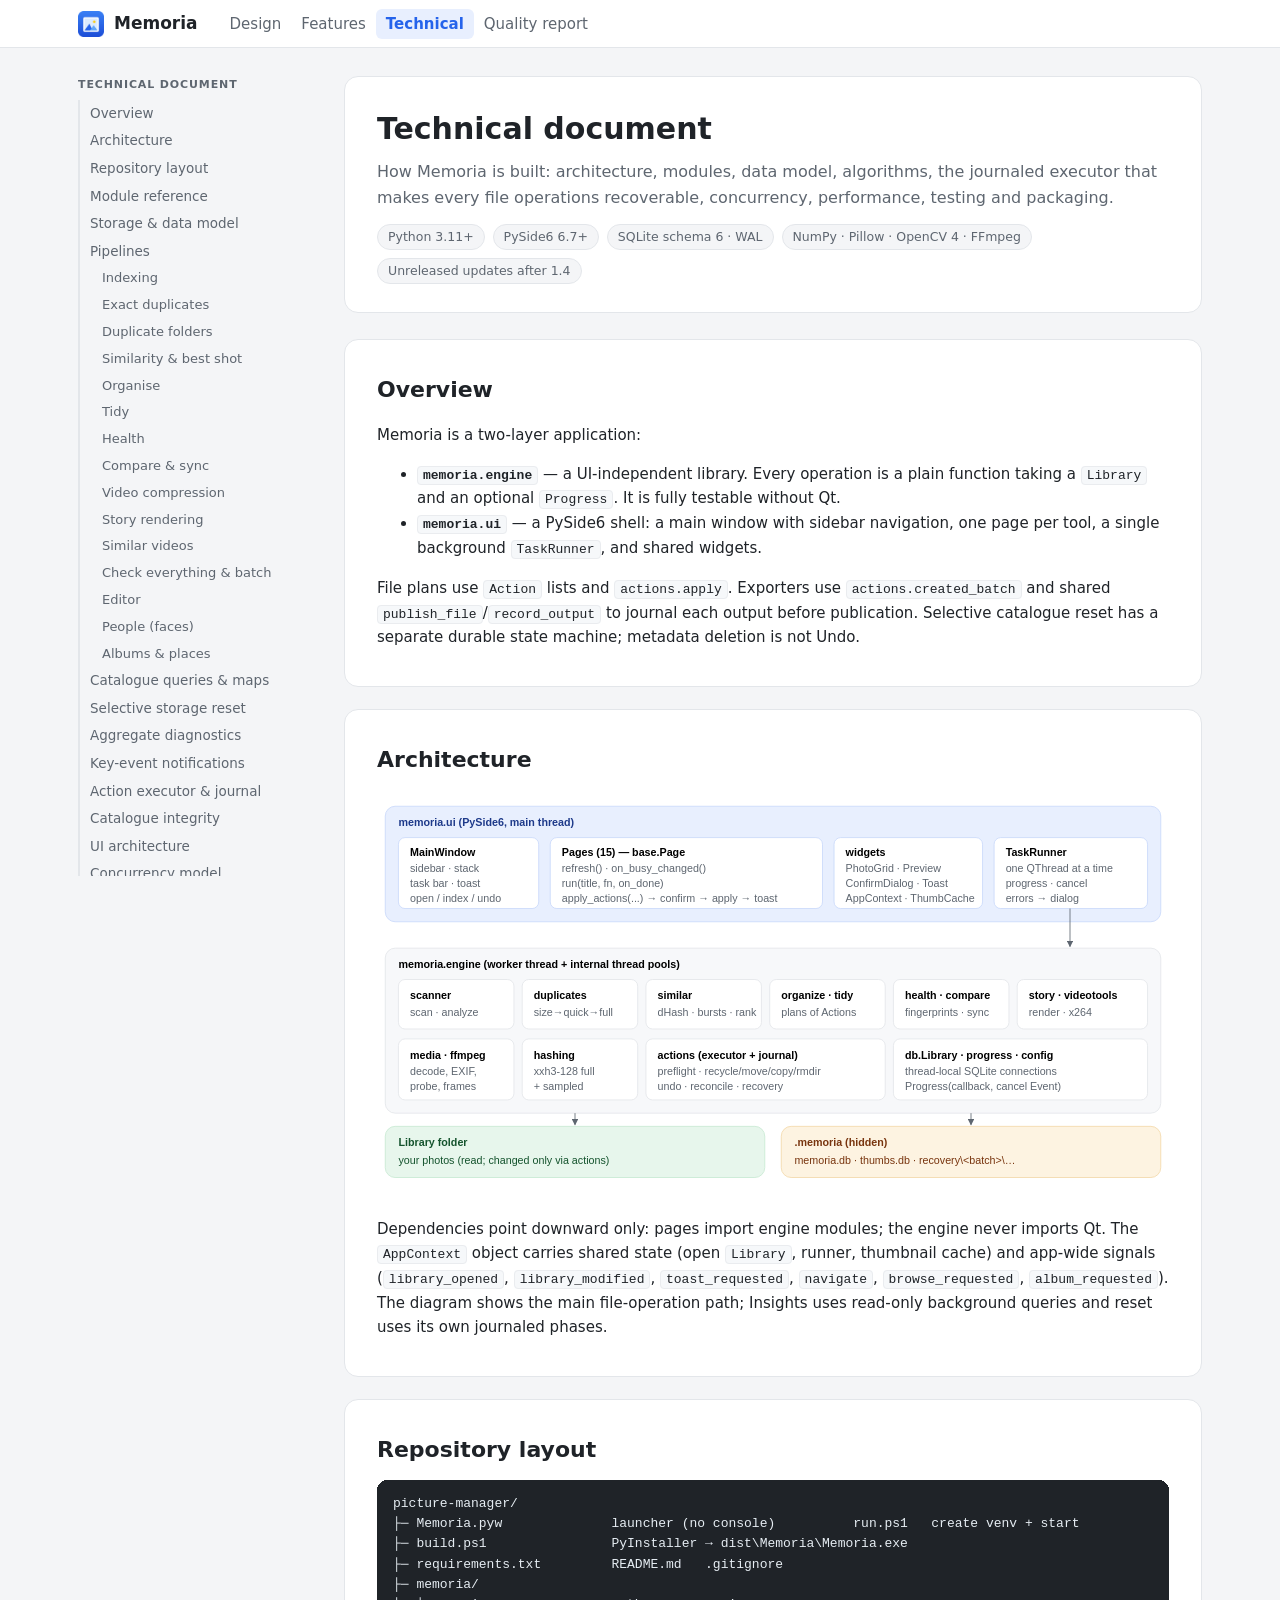
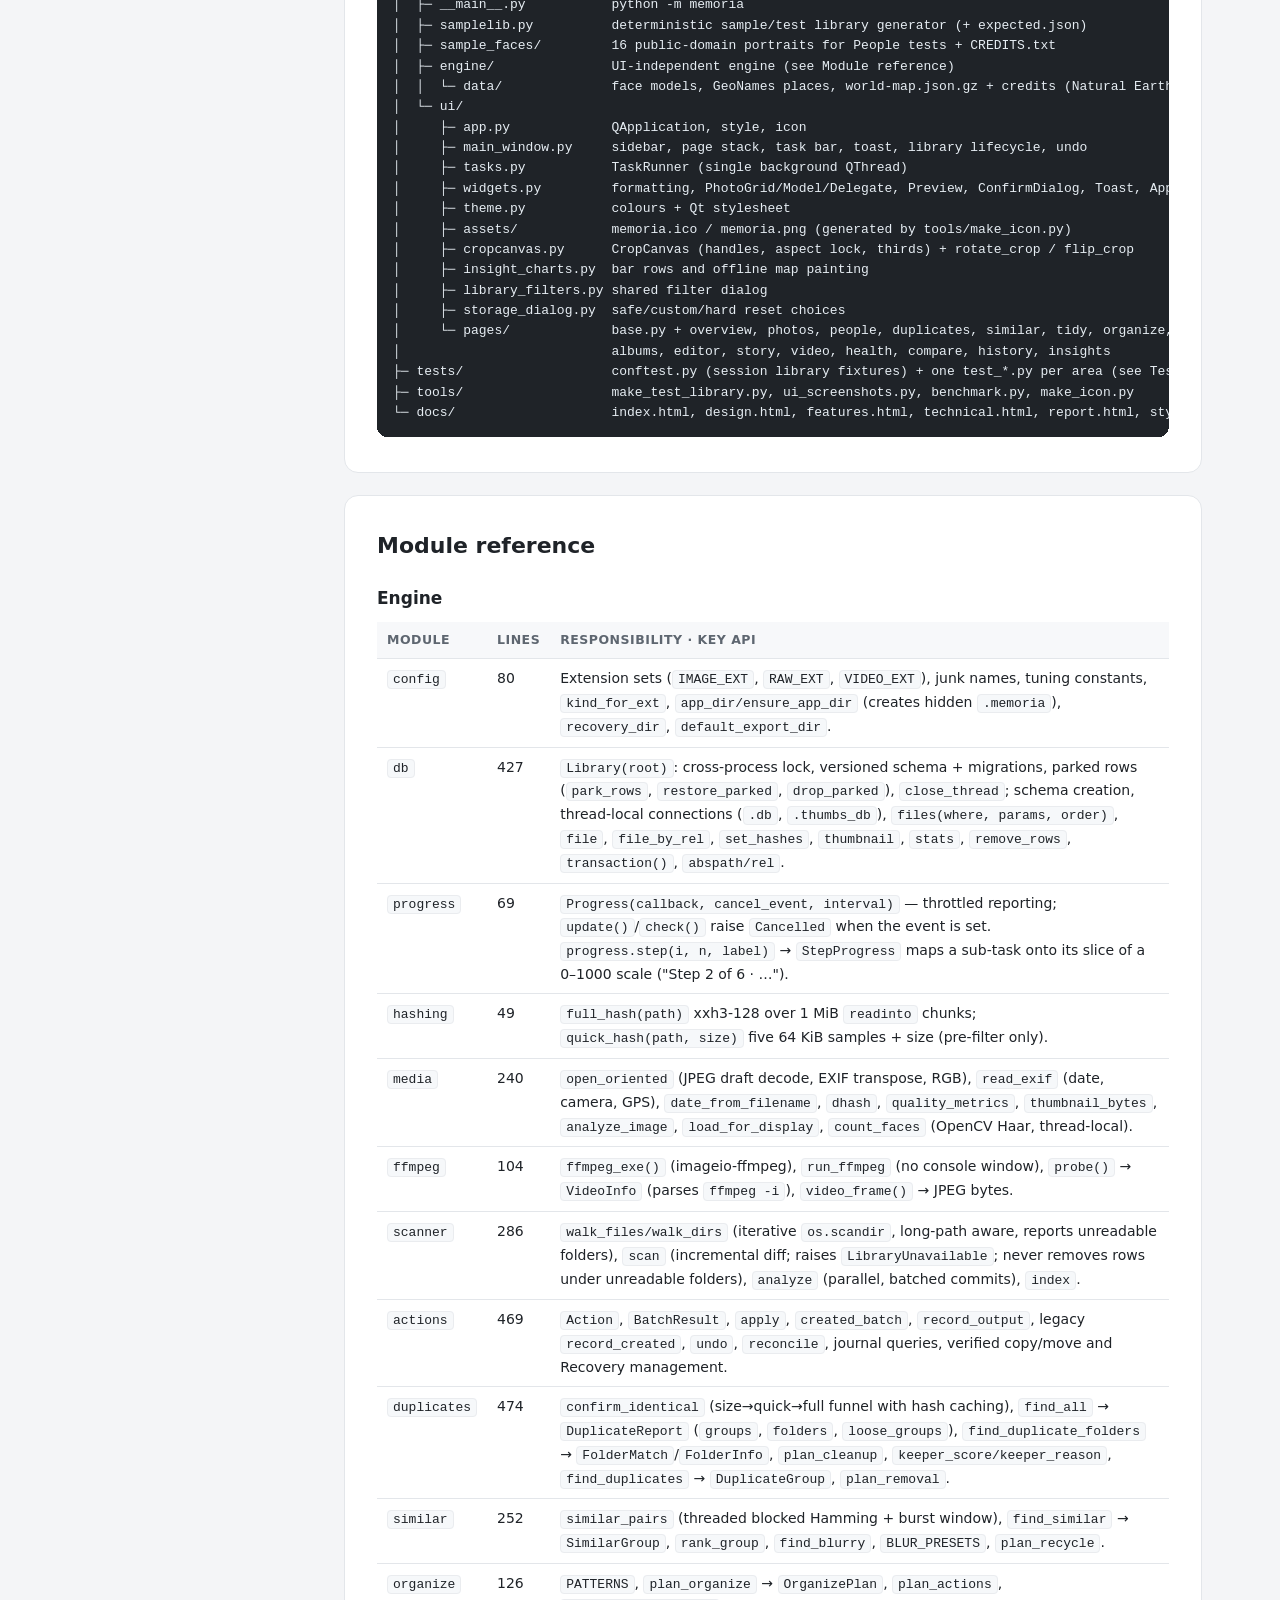
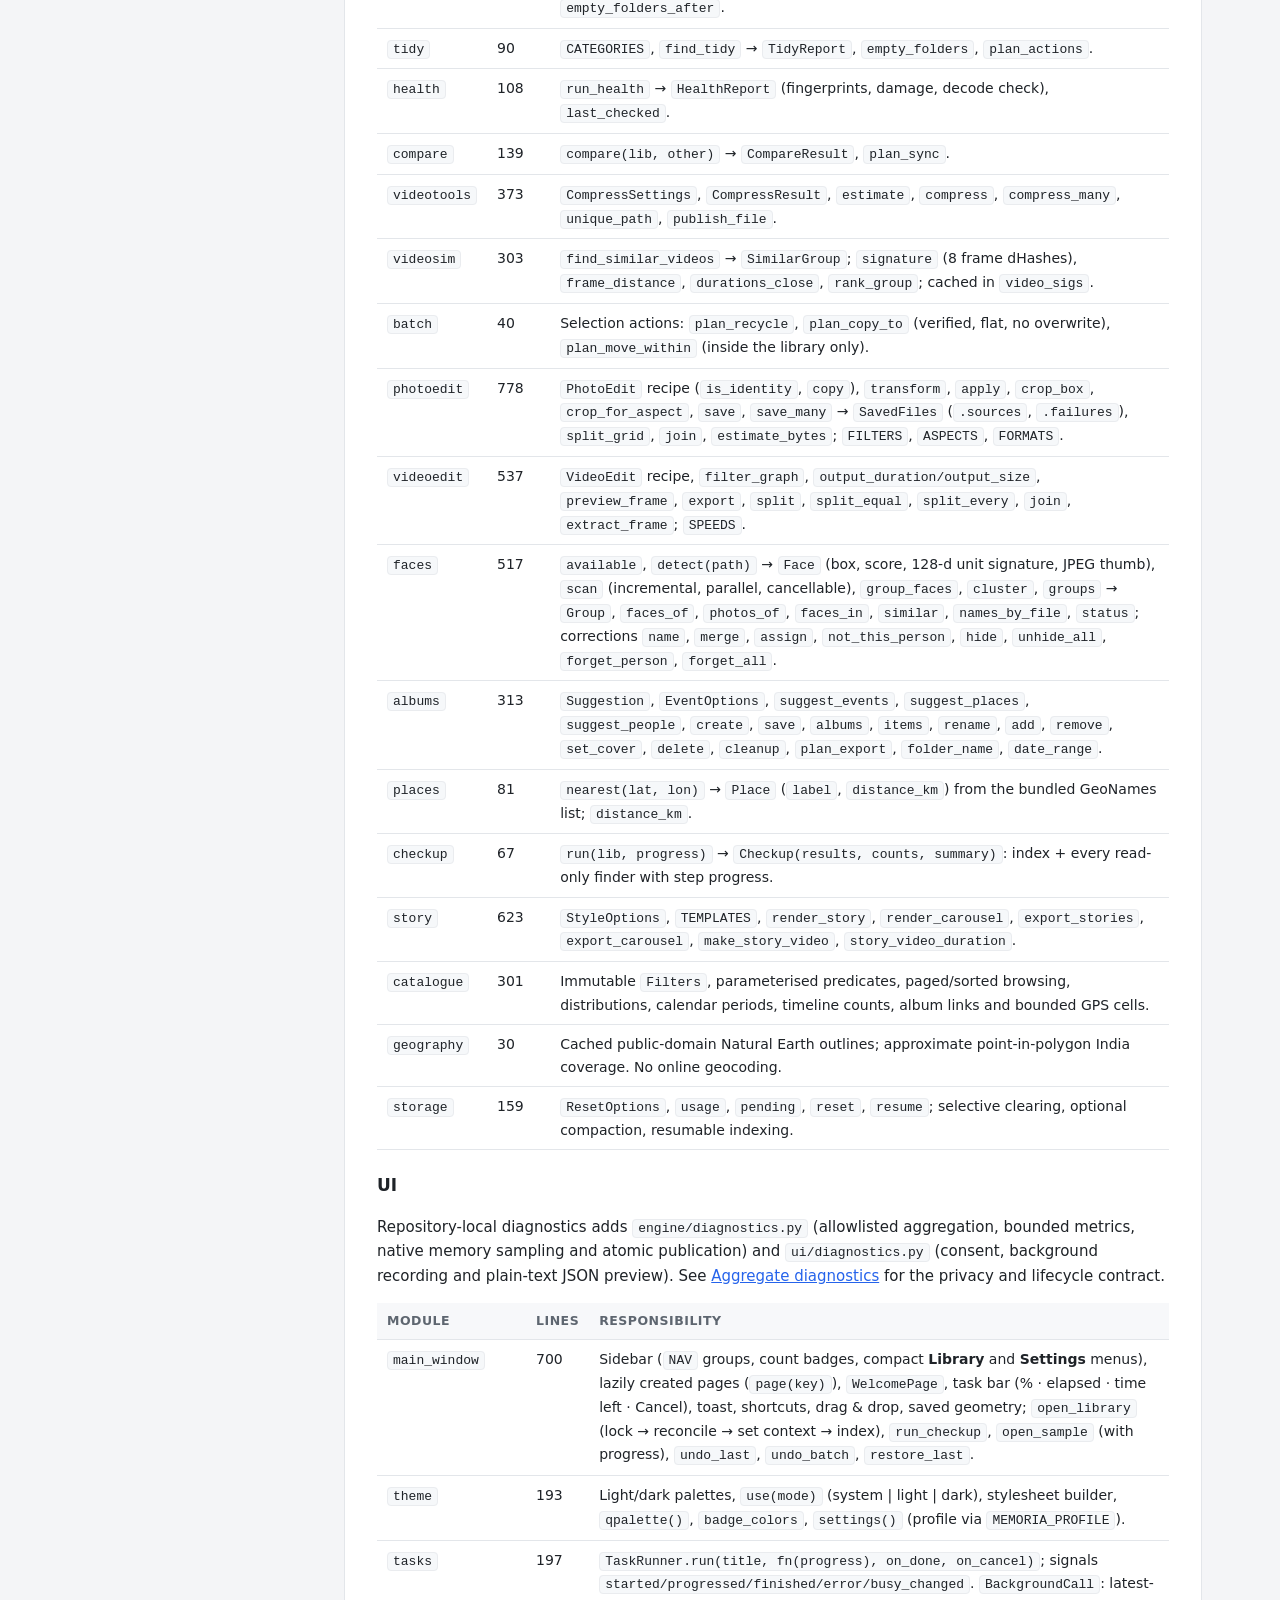
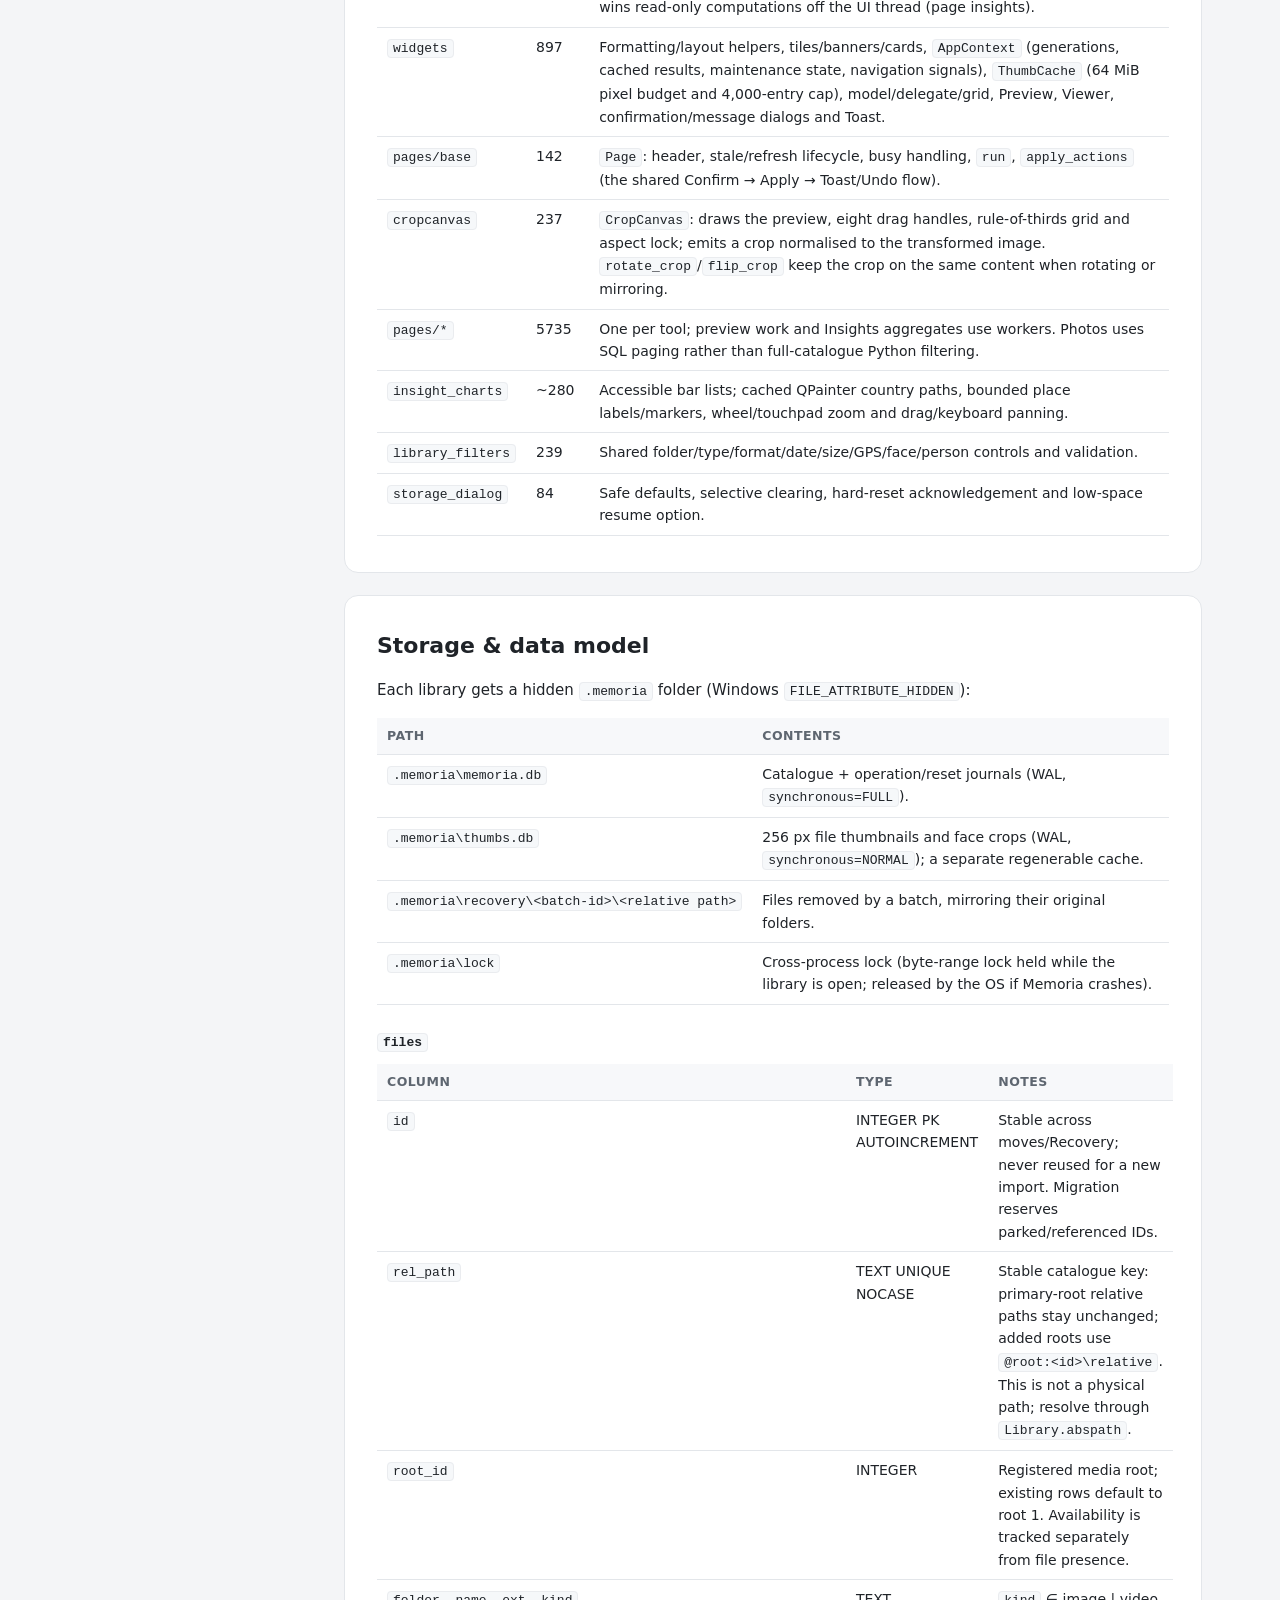
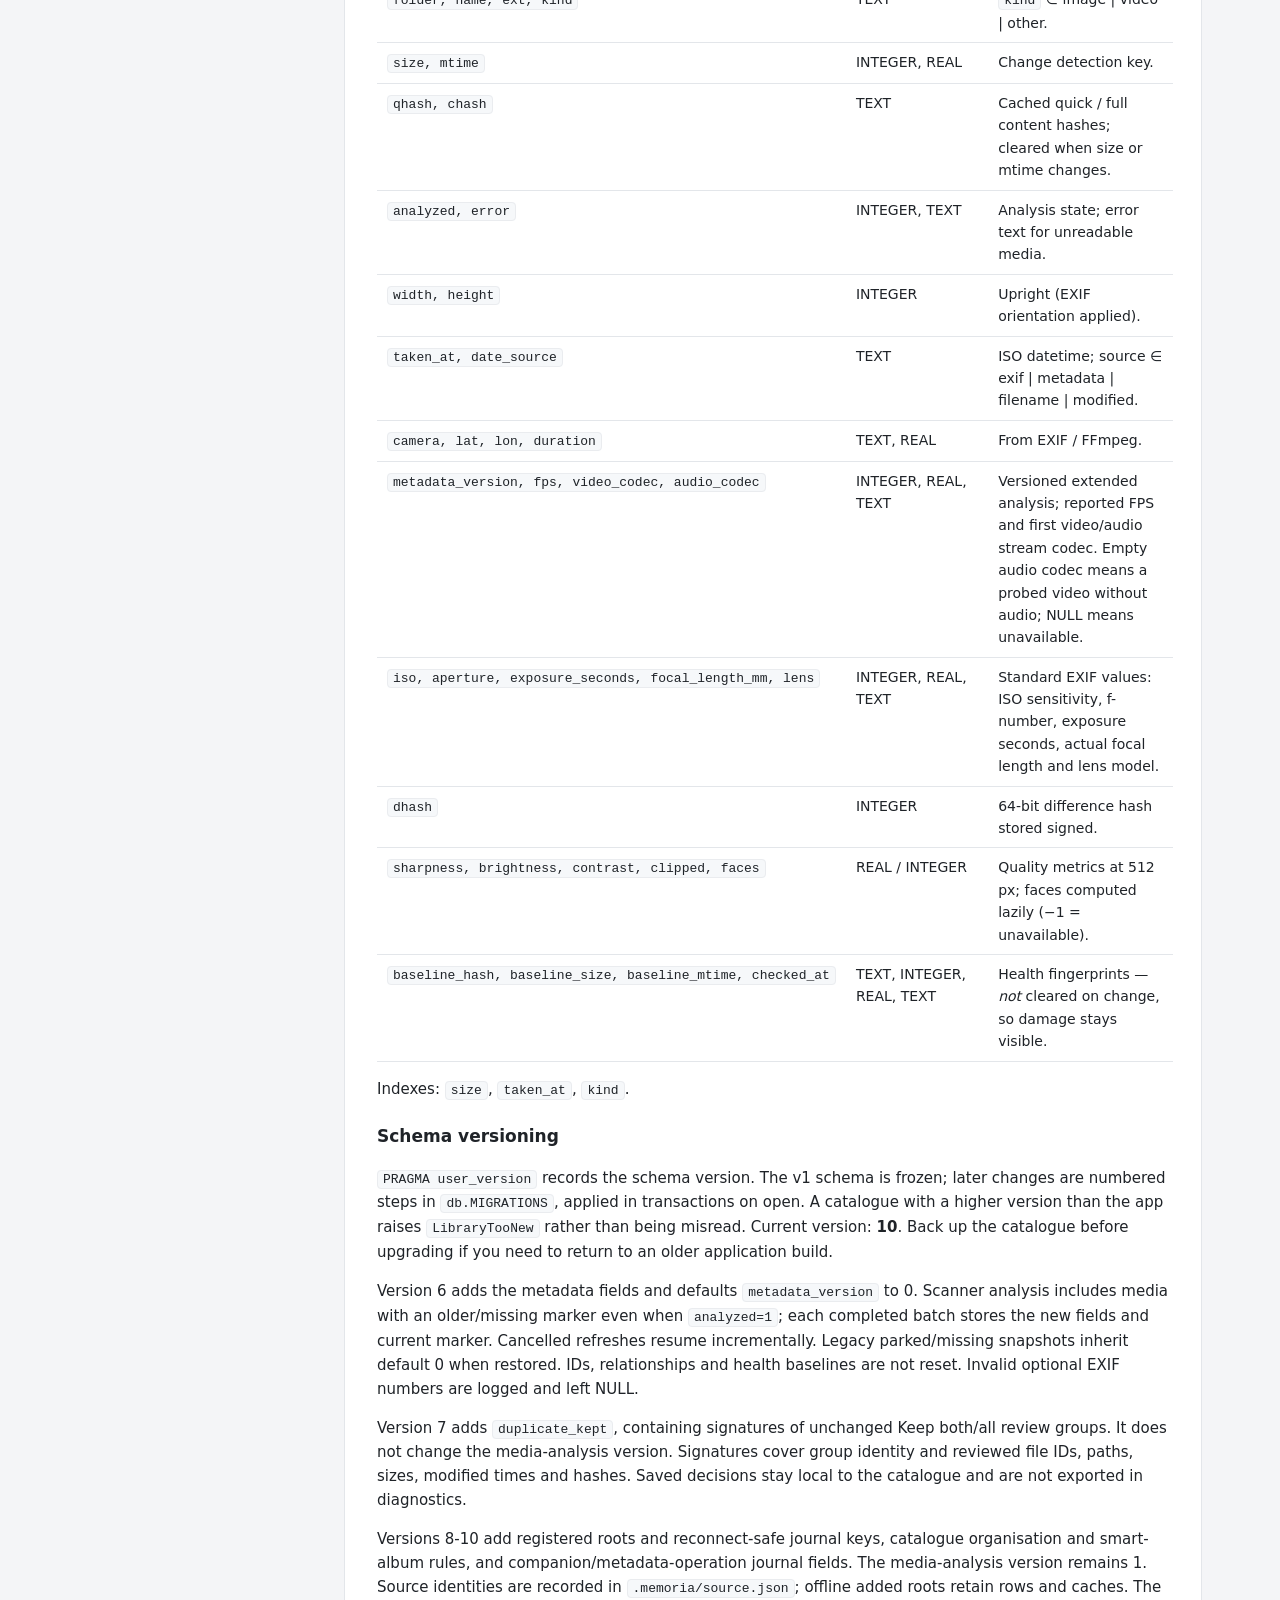
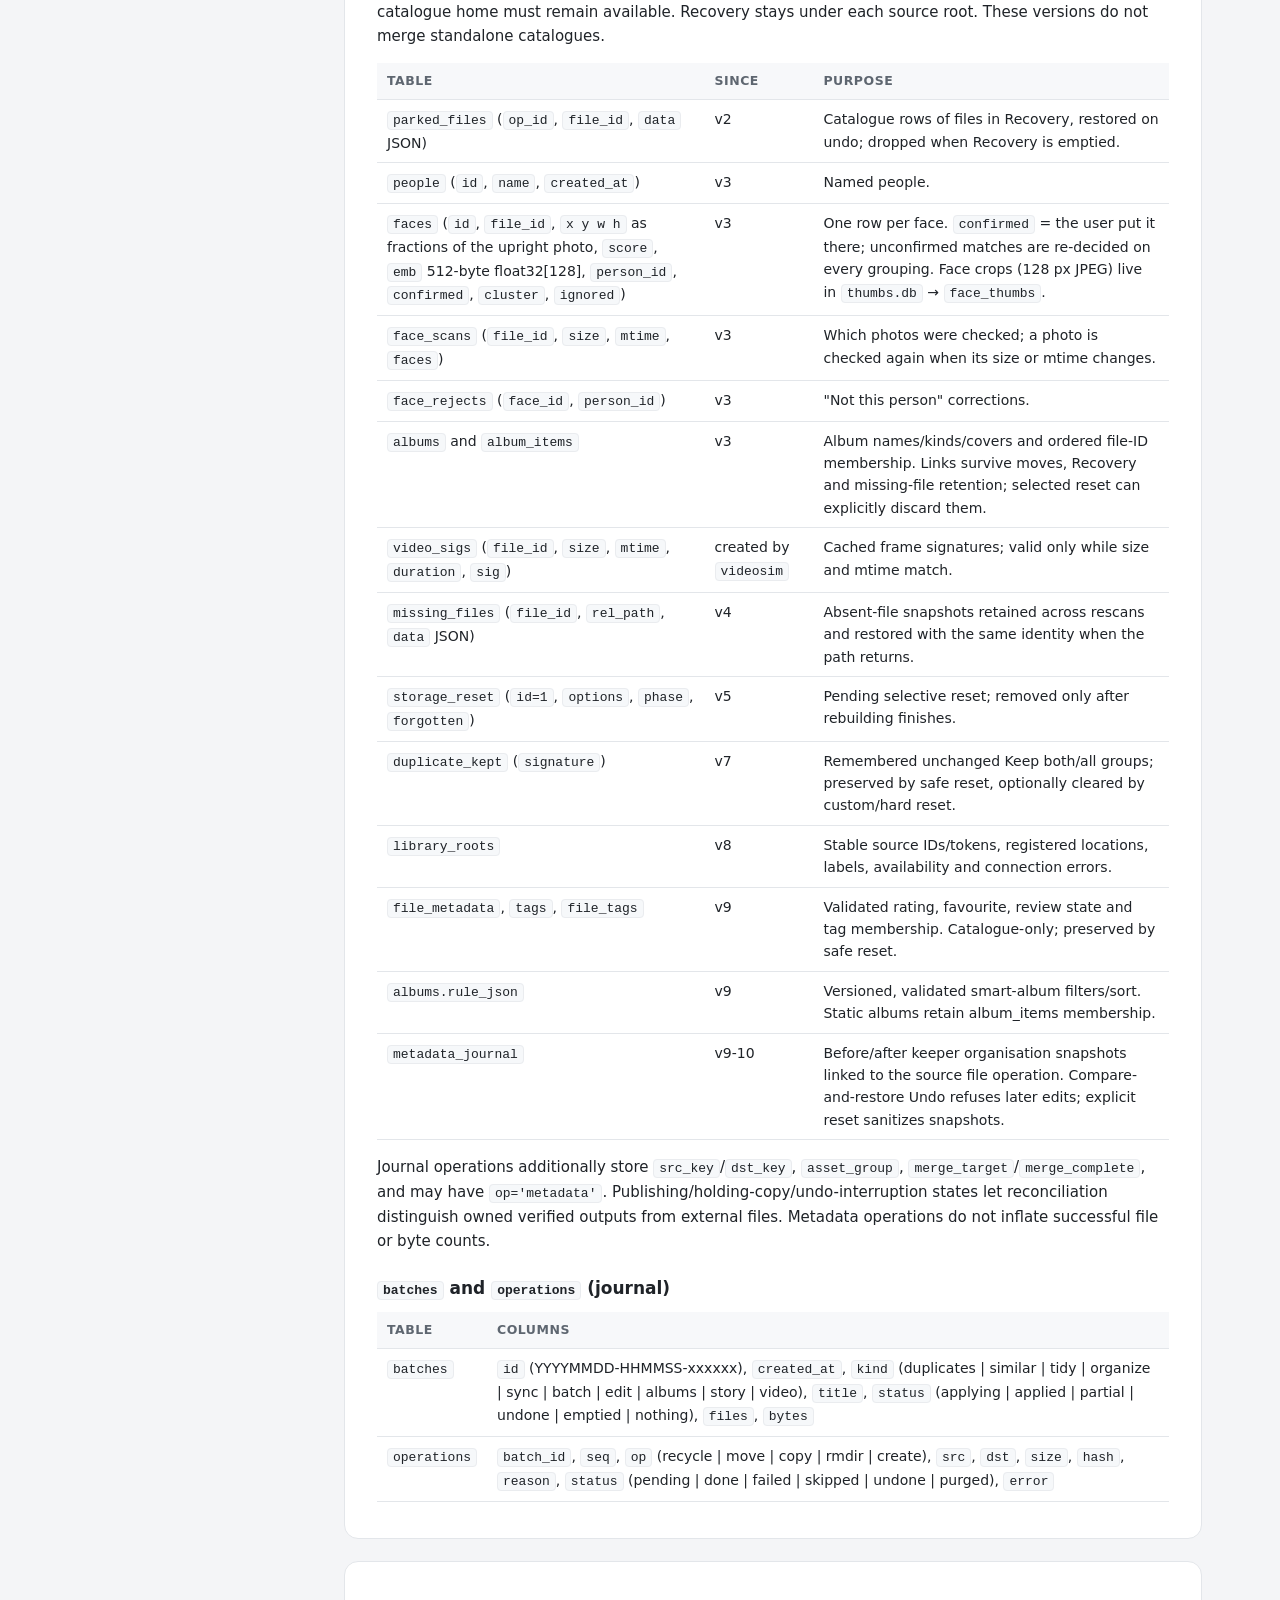
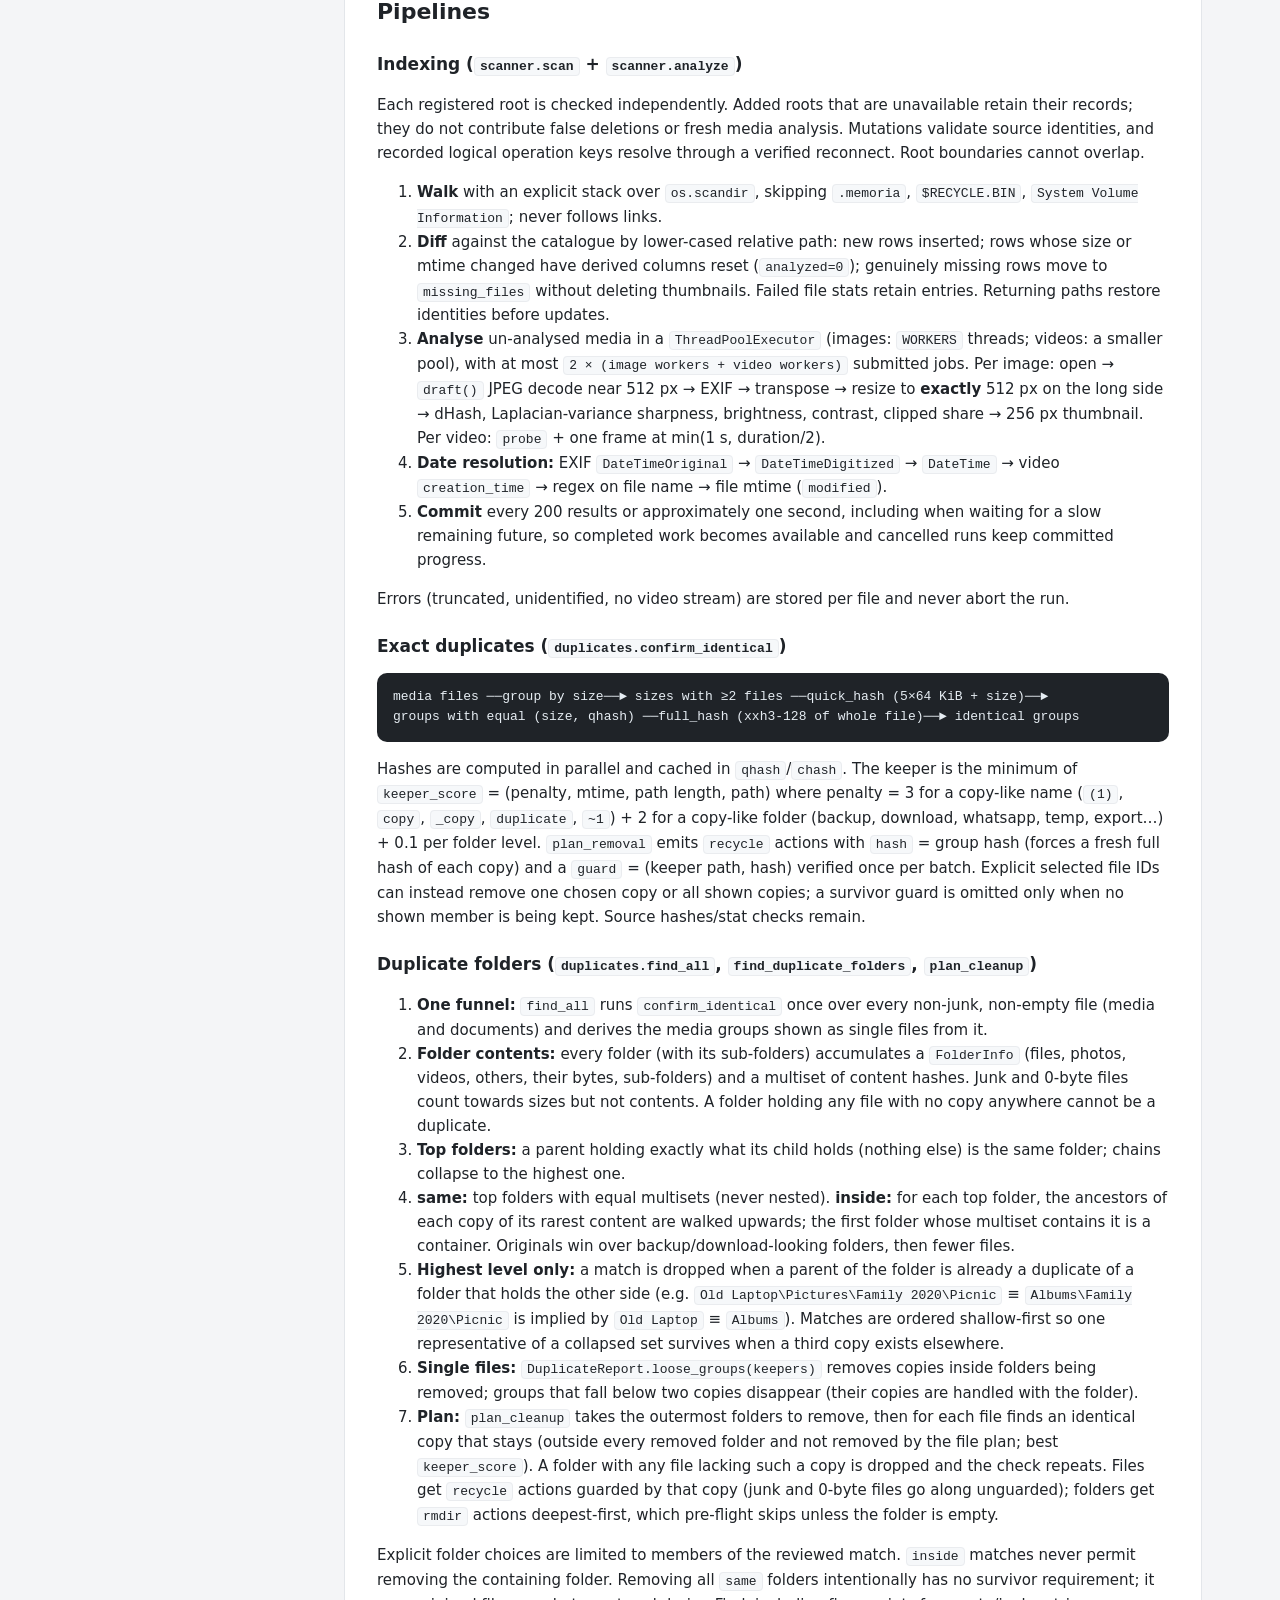
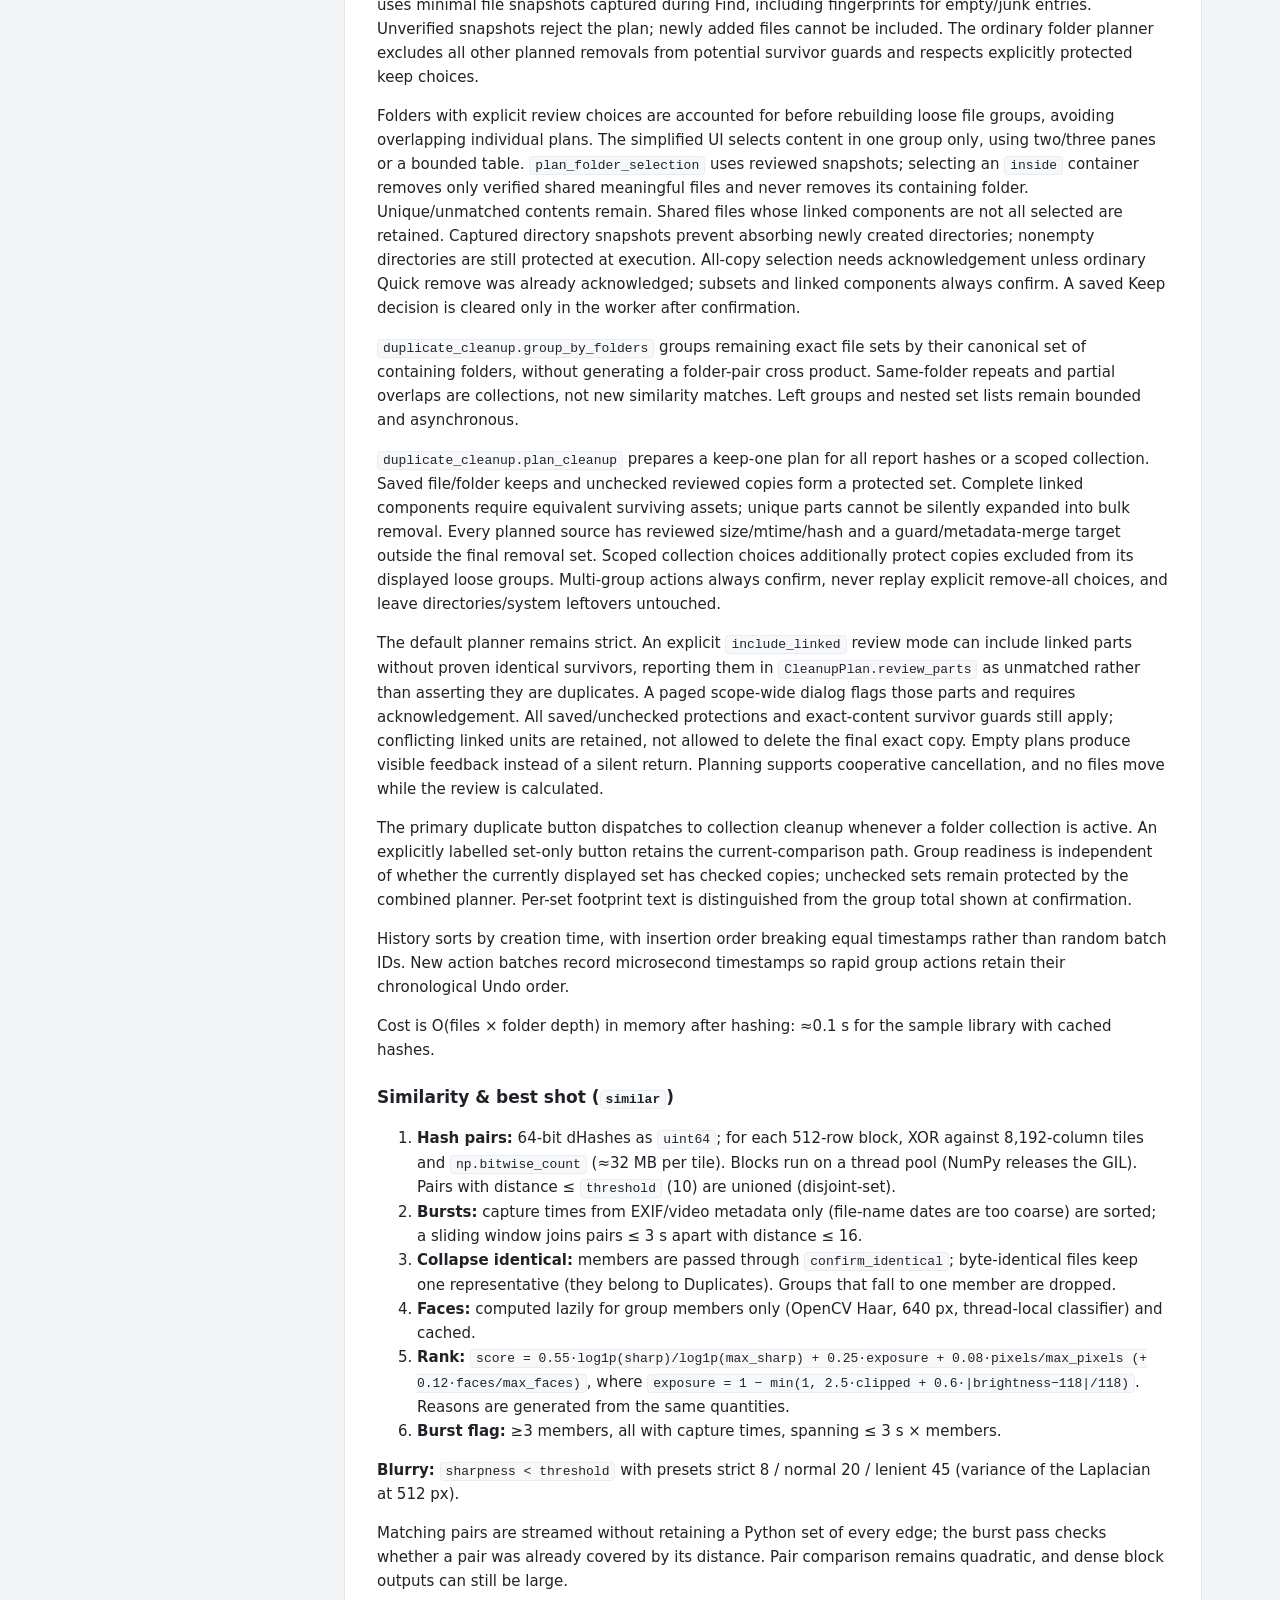
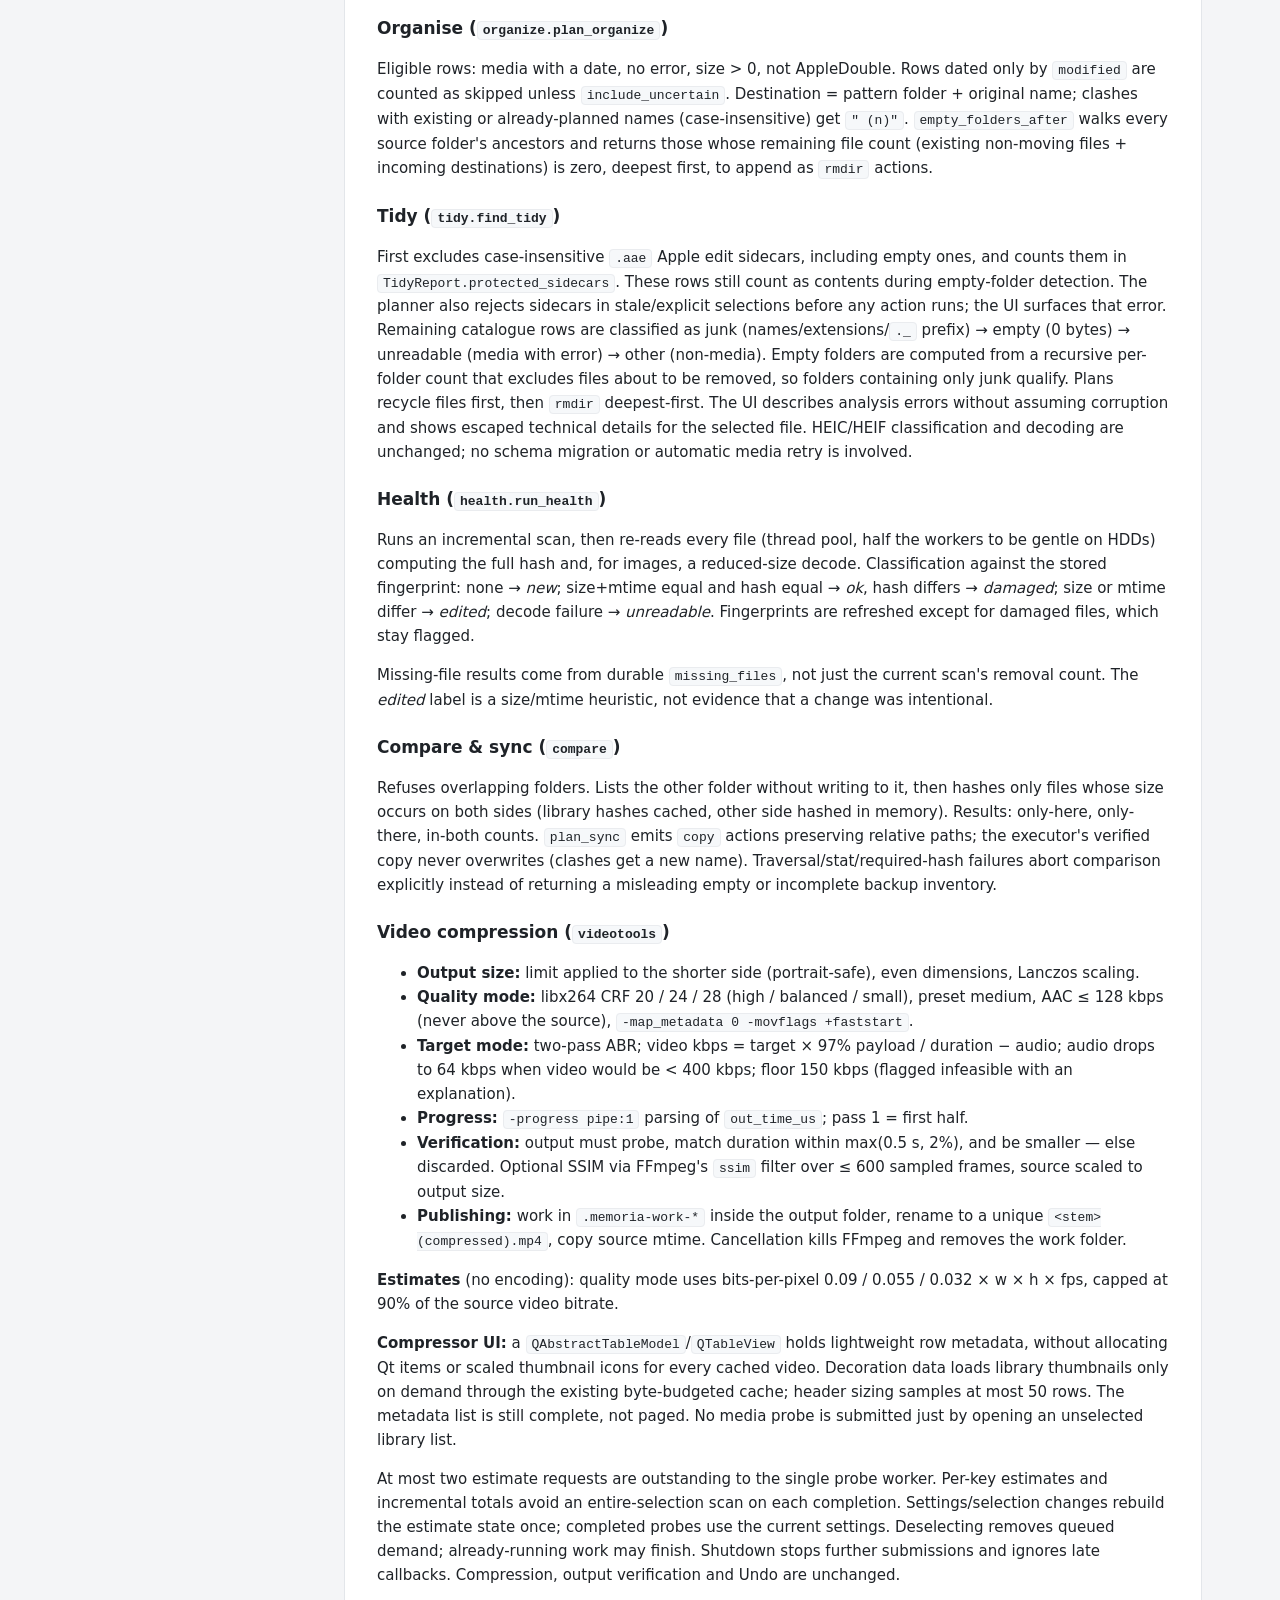
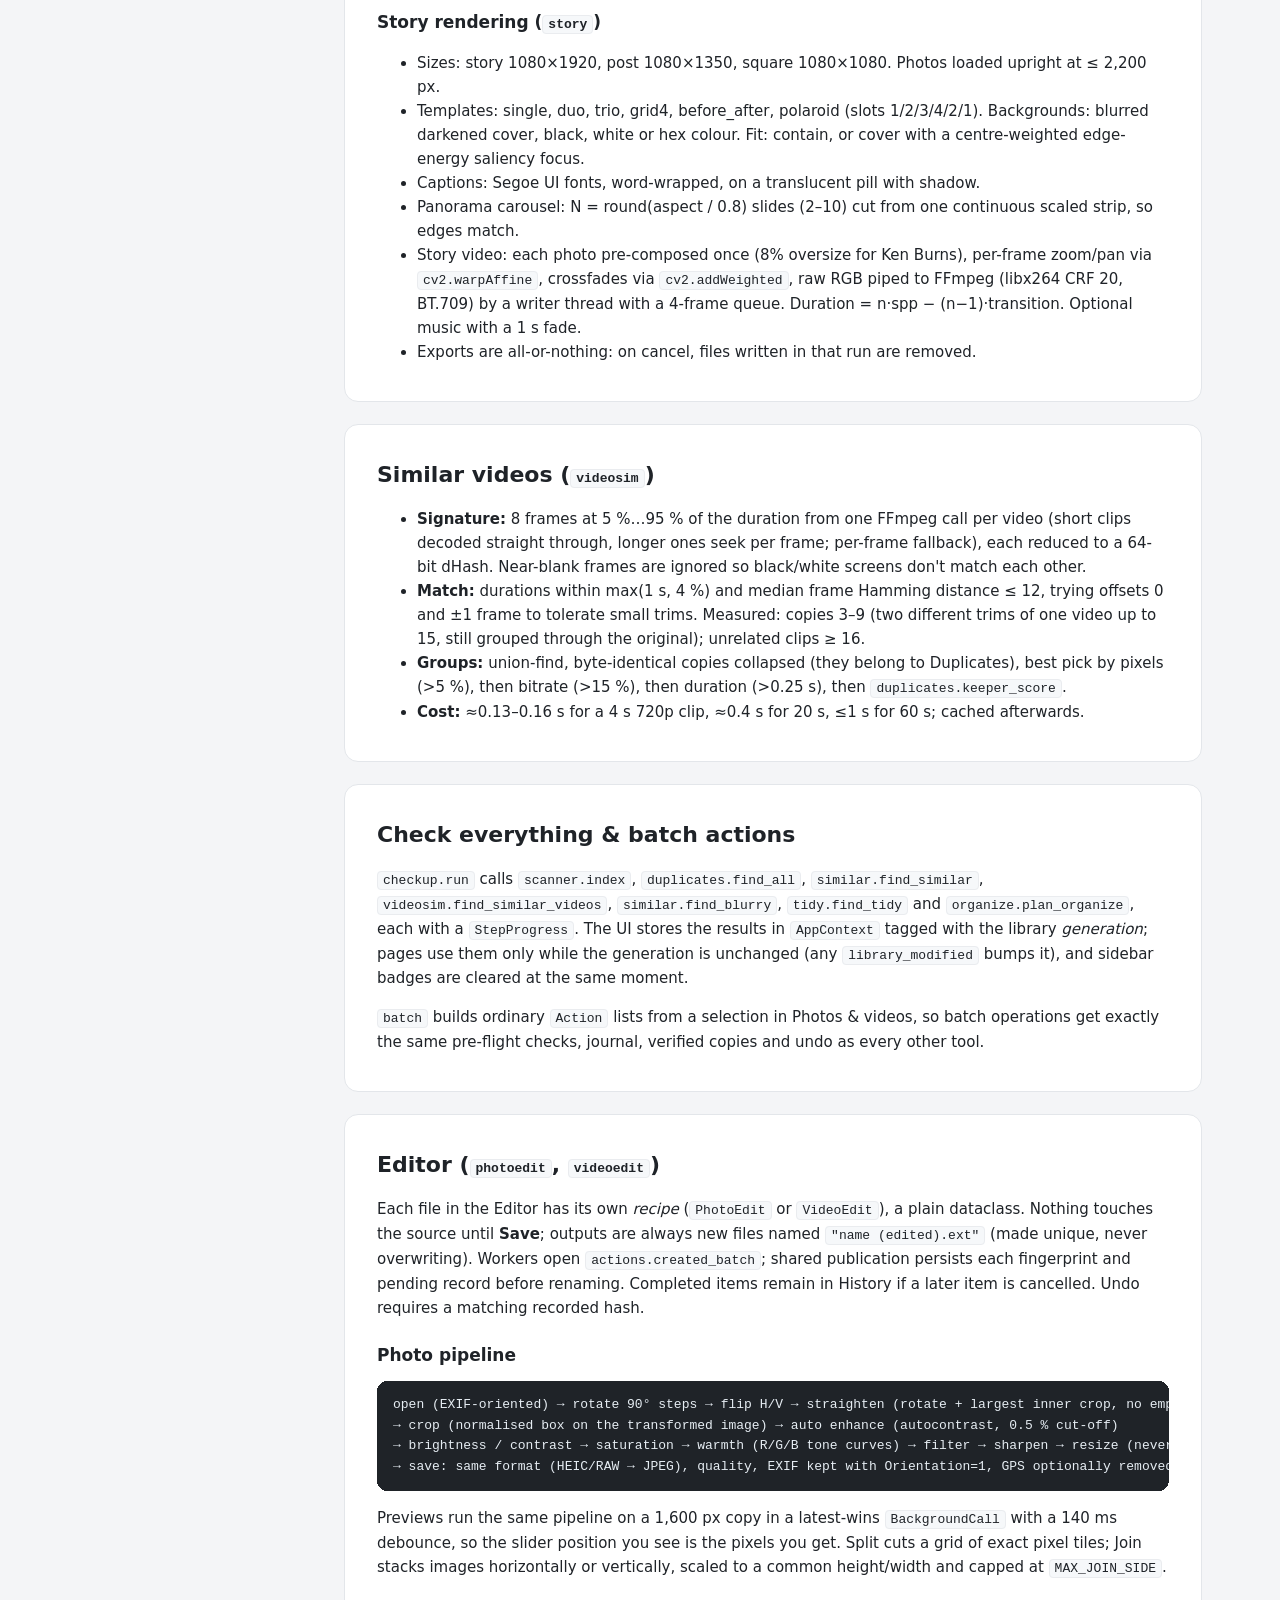
<file: docs/technical.html>
<!DOCTYPE html>
<html lang="en">
<head>
<meta charset="utf-8">
<meta name="viewport" content="width=device-width, initial-scale=1">
<title>Memoria — Technical document</title>
<link rel="stylesheet" href="style.css">
<link rel="icon" href="../memoria/ui/assets/memoria.png">
</head>
<body>
<div class="top"><div class="inner">
  <a class="brand" href="index.html"><img src="../memoria/ui/assets/memoria.png" alt="">Memoria</a>
  <nav><a href="design.html">Design</a><a href="features.html">Features</a><a class="active" href="technical.html">Technical</a><a href="report.html">Quality report</a></nav>
</div></div>

<div class="layout">
<aside class="toc">
  <b>TECHNICAL DOCUMENT</b>
  <a href="#overview">Overview</a>
  <a href="#architecture">Architecture</a>
  <a href="#layout">Repository layout</a>
  <a href="#modules">Module reference</a>
  <a href="#storage">Storage &amp; data model</a>
  <a href="#pipelines">Pipelines</a>
  <a class="sub" href="#p-index">Indexing</a>
  <a class="sub" href="#p-dup">Exact duplicates</a>
  <a class="sub" href="#p-dupfolders">Duplicate folders</a>
  <a class="sub" href="#p-sim">Similarity &amp; best shot</a>
  <a class="sub" href="#p-org">Organise</a>
  <a class="sub" href="#p-tidy">Tidy</a>
  <a class="sub" href="#p-health">Health</a>
  <a class="sub" href="#p-compare">Compare &amp; sync</a>
  <a class="sub" href="#p-video">Video compression</a>
  <a class="sub" href="#p-story">Story rendering</a>
  <a class="sub" href="#p-videosim">Similar videos</a>
  <a class="sub" href="#p-checkup">Check everything &amp; batch</a>
  <a class="sub" href="#p-editor">Editor</a>
  <a class="sub" href="#p-people">People (faces)</a>
  <a class="sub" href="#p-albums">Albums &amp; places</a>
  <a href="#p-insights">Catalogue queries &amp; maps</a>
  <a href="#p-reset">Selective storage reset</a>
  <a href="#diagnostics">Aggregate diagnostics</a>
  <a href="#notifications">Key-event notifications</a>
  <a href="#executor">Action executor &amp; journal</a>
  <a href="#integrity">Catalogue integrity</a>
  <a href="#ui">UI architecture</a>
  <a href="#concurrency">Concurrency model</a>
  <a href="#performance">Performance</a>
  <a href="#config">Configuration constants</a>
  <a href="#testing">Testing</a>
  <a href="#build">Build &amp; run</a>
  <a href="#extend">Extending Memoria</a>
  <a href="#deps">Dependencies &amp; licences</a>
  <a href="#legacy">Legacy CLI bugs fixed</a>
  <a href="#limits">Known limitations</a>
</aside>

<main>
<header class="hero">
  <h1>Technical document</h1>
  <p>How Memoria is built: architecture, modules, data model, algorithms, the journaled executor that makes every
  file operations recoverable, concurrency, performance, testing and packaging.</p>
  <div class="meta"><span class="pill">Python 3.11+</span><span class="pill">PySide6 6.7+</span><span class="pill">SQLite schema 6 · WAL</span>
  <span class="pill">NumPy · Pillow · OpenCV 4 · FFmpeg</span><span class="pill">Unreleased updates after 1.4</span></div>
</header>

<section id="overview">
<h2>Overview</h2>
<p>Memoria is a two-layer application:</p>
<ul>
  <li><b><code>memoria.engine</code></b> — a UI-independent library. Every operation is a plain function taking a
      <code>Library</code> and an optional <code>Progress</code>. It is fully testable without Qt.</li>
  <li><b><code>memoria.ui</code></b> — a PySide6 shell: a main window with sidebar navigation, one page per tool, a single
      background <code>TaskRunner</code>, and shared widgets.</li>
</ul>
<p>File plans use <code>Action</code> lists and <code>actions.apply</code>. Exporters use
<code>actions.created_batch</code> and shared <code>publish_file</code>/<code>record_output</code> to journal each output
before publication. Selective catalogue reset has a separate durable state machine; metadata deletion is not Undo.</p>
</section>

<section id="architecture">
<h2>Architecture</h2>
<svg class="diagram" viewBox="0 0 960 470" xmlns="http://www.w3.org/2000/svg" font-family="Segoe UI, sans-serif" font-size="13">
  <defs><marker id="a" markerWidth="8" markerHeight="8" refX="7" refY="4" orient="auto"><path d="M0,0 L8,4 L0,8 z" fill="#5e6670"/></marker></defs>
  <rect x="10" y="10" width="940" height="140" rx="12" fill="#e8effe" stroke="#c9d8fb"/>
  <text x="26" y="34" font-weight="600" fill="#1e3a8a">memoria.ui (PySide6, main thread)</text>
  <rect x="26" y="48" width="170" height="86" rx="8" fill="#fff" stroke="#c9d8fb"/><text x="40" y="70" font-weight="600">MainWindow</text><text x="40" y="90" fill="#5e6670">sidebar · stack</text><text x="40" y="108" fill="#5e6670">task bar · toast</text><text x="40" y="126" fill="#5e6670">open / index / undo</text>
  <rect x="210" y="48" width="330" height="86" rx="8" fill="#fff" stroke="#c9d8fb"/><text x="224" y="70" font-weight="600">Pages (15) — base.Page</text><text x="224" y="90" fill="#5e6670">refresh() · on_busy_changed()</text><text x="224" y="108" fill="#5e6670">run(title, fn, on_done)</text><text x="224" y="126" fill="#5e6670">apply_actions(...) → confirm → apply → toast</text>
  <rect x="554" y="48" width="180" height="86" rx="8" fill="#fff" stroke="#c9d8fb"/><text x="568" y="70" font-weight="600">widgets</text><text x="568" y="90" fill="#5e6670">PhotoGrid · Preview</text><text x="568" y="108" fill="#5e6670">ConfirmDialog · Toast</text><text x="568" y="126" fill="#5e6670">AppContext · ThumbCache</text>
  <rect x="748" y="48" width="186" height="86" rx="8" fill="#fff" stroke="#c9d8fb"/><text x="762" y="70" font-weight="600">TaskRunner</text><text x="762" y="90" fill="#5e6670">one QThread at a time</text><text x="762" y="108" fill="#5e6670">progress · cancel</text><text x="762" y="126" fill="#5e6670">errors → dialog</text>
  <line x1="840" y1="134" x2="840" y2="180" stroke="#5e6670" marker-end="url(#a)"/>
  <rect x="10" y="182" width="940" height="200" rx="12" fill="#f7f8fa" stroke="#e3e6ea"/>
  <text x="26" y="206" font-weight="600">memoria.engine (worker thread + internal thread pools)</text>
  <g fill="#fff" stroke="#e3e6ea">
    <rect x="26" y="220" width="140" height="60" rx="8"/><rect x="176" y="220" width="140" height="60" rx="8"/><rect x="326" y="220" width="140" height="60" rx="8"/>
    <rect x="476" y="220" width="140" height="60" rx="8"/><rect x="626" y="220" width="140" height="60" rx="8"/><rect x="776" y="220" width="158" height="60" rx="8"/>
    <rect x="26" y="292" width="140" height="74" rx="8"/><rect x="176" y="292" width="140" height="74" rx="8"/><rect x="326" y="292" width="290" height="74" rx="8"/>
    <rect x="626" y="292" width="308" height="74" rx="8"/>
  </g>
  <text x="40" y="244" font-weight="600">scanner</text><text x="40" y="264" fill="#5e6670">scan · analyze</text>
  <text x="190" y="244" font-weight="600">duplicates</text><text x="190" y="264" fill="#5e6670">size→quick→full</text>
  <text x="340" y="244" font-weight="600">similar</text><text x="340" y="264" fill="#5e6670">dHash · bursts · rank</text>
  <text x="490" y="244" font-weight="600">organize · tidy</text><text x="490" y="264" fill="#5e6670">plans of Actions</text>
  <text x="640" y="244" font-weight="600">health · compare</text><text x="640" y="264" fill="#5e6670">fingerprints · sync</text>
  <text x="790" y="244" font-weight="600">story · videotools</text><text x="790" y="264" fill="#5e6670">render · x264</text>
  <text x="40" y="316" font-weight="600">media · ffmpeg</text><text x="40" y="336" fill="#5e6670">decode, EXIF,</text><text x="40" y="354" fill="#5e6670">probe, frames</text>
  <text x="190" y="316" font-weight="600">hashing</text><text x="190" y="336" fill="#5e6670">xxh3-128 full</text><text x="190" y="354" fill="#5e6670">+ sampled</text>
  <text x="340" y="316" font-weight="600">actions (executor + journal)</text><text x="340" y="336" fill="#5e6670">preflight · recycle/move/copy/rmdir</text><text x="340" y="354" fill="#5e6670">undo · reconcile · recovery</text>
  <text x="640" y="316" font-weight="600">db.Library · progress · config</text><text x="640" y="336" fill="#5e6670">thread-local SQLite connections</text><text x="640" y="354" fill="#5e6670">Progress(callback, cancel Event)</text>
  <rect x="10" y="398" width="460" height="62" rx="12" fill="#e7f6ec" stroke="#c7e9d2"/>
  <text x="26" y="422" font-weight="600" fill="#14532d">Library folder</text><text x="26" y="444" fill="#14532d">your photos (read; changed only via actions)</text>
  <rect x="490" y="398" width="460" height="62" rx="12" fill="#fdf3e1" stroke="#f3d9a9"/>
  <text x="506" y="422" font-weight="600" fill="#78350f">.memoria (hidden)</text><text x="506" y="444" fill="#78350f">memoria.db · thumbs.db · recovery\&lt;batch&gt;\…</text>
  <line x1="240" y1="382" x2="240" y2="396" stroke="#5e6670" marker-end="url(#a)"/><line x1="720" y1="382" x2="720" y2="396" stroke="#5e6670" marker-end="url(#a)"/>
</svg>
<p>Dependencies point downward only: pages import engine modules; the engine never imports Qt. The
<code>AppContext</code> object carries shared state (open <code>Library</code>, runner, thumbnail cache) and app-wide
signals (<code>library_opened</code>, <code>library_modified</code>, <code>toast_requested</code>, <code>navigate</code>,
<code>browse_requested</code>, <code>album_requested</code>). The diagram shows the main file-operation path;
Insights uses read-only background queries and reset uses its own journaled phases.</p>
</section>

<section id="layout">
<h2>Repository layout</h2>
<pre><code>picture-manager/
├─ Memoria.pyw              launcher (no console)          run.ps1   create venv + start
├─ build.ps1                PyInstaller → dist\Memoria\Memoria.exe
├─ requirements.txt         README.md   .gitignore
├─ memoria/
│  ├─ __main__.py           python -m memoria
│  ├─ samplelib.py          deterministic sample/test library generator (+ expected.json)
│  ├─ sample_faces/         16 public-domain portraits for People tests + CREDITS.txt
│  ├─ engine/               UI-independent engine (see Module reference)
│  │  └─ data/              face models, GeoNames places, world-map.json.gz + credits (Natural Earth)
│  └─ ui/
│     ├─ app.py             QApplication, style, icon
│     ├─ main_window.py     sidebar, page stack, task bar, toast, library lifecycle, undo
│     ├─ tasks.py           TaskRunner (single background QThread)
│     ├─ widgets.py         formatting, PhotoGrid/Model/Delegate, Preview, ConfirmDialog, Toast, AppContext
│     ├─ theme.py           colours + Qt stylesheet
│     ├─ assets/            memoria.ico / memoria.png (generated by tools/make_icon.py)
│     ├─ cropcanvas.py      CropCanvas (handles, aspect lock, thirds) + rotate_crop / flip_crop
│     ├─ insight_charts.py  bar rows and offline map painting
│     ├─ library_filters.py shared filter dialog
│     ├─ storage_dialog.py  safe/custom/hard reset choices
│     └─ pages/             base.py + overview, photos, people, duplicates, similar, tidy, organize,
│                           albums, editor, story, video, health, compare, history, insights
├─ tests/                   conftest.py (session library fixtures) + one test_*.py per area (see Testing)
├─ tools/                   make_test_library.py, ui_screenshots.py, benchmark.py, make_icon.py
└─ docs/                    index.html, design.html, features.html, technical.html, report.html, style.css, images/</code></pre>
</section>

<section id="modules">
<h2>Module reference</h2>
<h3>Engine</h3>
<table>
  <tr><th>Module</th><th>Lines</th><th>Responsibility · key API</th></tr>
  <tr><td><code>config</code></td><td>80</td><td>Extension sets (<code>IMAGE_EXT</code>, <code>RAW_EXT</code>, <code>VIDEO_EXT</code>), junk names, tuning constants, <code>kind_for_ext</code>, <code>app_dir/ensure_app_dir</code> (creates hidden <code>.memoria</code>), <code>recovery_dir</code>, <code>default_export_dir</code>.</td></tr>
  <tr><td><code>db</code></td><td>427</td><td><code>Library(root)</code>: cross-process lock, versioned schema + migrations, parked rows (<code>park_rows</code>, <code>restore_parked</code>, <code>drop_parked</code>), <code>close_thread</code>; schema creation, thread-local connections (<code>.db</code>, <code>.thumbs_db</code>), <code>files(where, params, order)</code>, <code>file</code>, <code>file_by_rel</code>, <code>set_hashes</code>, <code>thumbnail</code>, <code>stats</code>, <code>remove_rows</code>, <code>transaction()</code>, <code>abspath/rel</code>.</td></tr>
  <tr><td><code>progress</code></td><td>69</td><td><code>Progress(callback, cancel_event, interval)</code> — throttled reporting; <code>update()</code>/<code>check()</code> raise <code>Cancelled</code> when the event is set. <code>progress.step(i, n, label)</code> → <code>StepProgress</code> maps a sub-task onto its slice of a 0–1000 scale ("Step 2 of 6 · …").</td></tr>
  <tr><td><code>hashing</code></td><td>49</td><td><code>full_hash(path)</code> xxh3-128 over 1 MiB <code>readinto</code> chunks; <code>quick_hash(path, size)</code> five 64 KiB samples + size (pre-filter only).</td></tr>
  <tr><td><code>media</code></td><td>240</td><td><code>open_oriented</code> (JPEG draft decode, EXIF transpose, RGB), <code>read_exif</code> (date, camera, GPS), <code>date_from_filename</code>, <code>dhash</code>, <code>quality_metrics</code>, <code>thumbnail_bytes</code>, <code>analyze_image</code>, <code>load_for_display</code>, <code>count_faces</code> (OpenCV Haar, thread-local).</td></tr>
  <tr><td><code>ffmpeg</code></td><td>104</td><td><code>ffmpeg_exe()</code> (imageio-ffmpeg), <code>run_ffmpeg</code> (no console window), <code>probe()</code> → <code>VideoInfo</code> (parses <code>ffmpeg -i</code>), <code>video_frame()</code> → JPEG bytes.</td></tr>
  <tr><td><code>scanner</code></td><td>286</td><td><code>walk_files/walk_dirs</code> (iterative <code>os.scandir</code>, long-path aware, reports unreadable folders), <code>scan</code> (incremental diff; raises <code>LibraryUnavailable</code>; never removes rows under unreadable folders), <code>analyze</code> (parallel, batched commits), <code>index</code>.</td></tr>
  <tr><td><code>actions</code></td><td>469</td><td><code>Action</code>, <code>BatchResult</code>, <code>apply</code>, <code>created_batch</code>, <code>record_output</code>, legacy <code>record_created</code>, <code>undo</code>, <code>reconcile</code>, journal queries, verified copy/move and Recovery management.</td></tr>
  <tr><td><code>duplicates</code></td><td>474</td><td><code>confirm_identical</code> (size→quick→full funnel with hash caching), <code>find_all</code> → <code>DuplicateReport</code> (<code>groups</code>, <code>folders</code>, <code>loose_groups</code>), <code>find_duplicate_folders</code> → <code>FolderMatch</code>/<code>FolderInfo</code>, <code>plan_cleanup</code>, <code>keeper_score/keeper_reason</code>, <code>find_duplicates</code> → <code>DuplicateGroup</code>, <code>plan_removal</code>.</td></tr>
  <tr><td><code>similar</code></td><td>252</td><td><code>similar_pairs</code> (threaded blocked Hamming + burst window), <code>find_similar</code> → <code>SimilarGroup</code>, <code>rank_group</code>, <code>find_blurry</code>, <code>BLUR_PRESETS</code>, <code>plan_recycle</code>.</td></tr>
  <tr><td><code>organize</code></td><td>126</td><td><code>PATTERNS</code>, <code>plan_organize</code> → <code>OrganizePlan</code>, <code>plan_actions</code>, <code>empty_folders_after</code>.</td></tr>
  <tr><td><code>tidy</code></td><td>90</td><td><code>CATEGORIES</code>, <code>find_tidy</code> → <code>TidyReport</code>, <code>empty_folders</code>, <code>plan_actions</code>.</td></tr>
  <tr><td><code>health</code></td><td>108</td><td><code>run_health</code> → <code>HealthReport</code> (fingerprints, damage, decode check), <code>last_checked</code>.</td></tr>
  <tr><td><code>compare</code></td><td>139</td><td><code>compare(lib, other)</code> → <code>CompareResult</code>, <code>plan_sync</code>.</td></tr>
  <tr><td><code>videotools</code></td><td>373</td><td><code>CompressSettings</code>, <code>CompressResult</code>, <code>estimate</code>, <code>compress</code>, <code>compress_many</code>, <code>unique_path</code>, <code>publish_file</code>.</td></tr>
  <tr><td><code>videosim</code></td><td>303</td><td><code>find_similar_videos</code> → <code>SimilarGroup</code>; <code>signature</code> (8 frame dHashes), <code>frame_distance</code>, <code>durations_close</code>, <code>rank_group</code>; cached in <code>video_sigs</code>.</td></tr>
  <tr><td><code>batch</code></td><td>40</td><td>Selection actions: <code>plan_recycle</code>, <code>plan_copy_to</code> (verified, flat, no overwrite), <code>plan_move_within</code> (inside the library only).</td></tr>
  <tr><td><code>photoedit</code></td><td>778</td><td><code>PhotoEdit</code> recipe (<code>is_identity</code>, <code>copy</code>), <code>transform</code>, <code>apply</code>, <code>crop_box</code>, <code>crop_for_aspect</code>, <code>save</code>, <code>save_many</code> → <code>SavedFiles</code> (<code>.sources</code>, <code>.failures</code>), <code>split_grid</code>, <code>join</code>, <code>estimate_bytes</code>; <code>FILTERS</code>, <code>ASPECTS</code>, <code>FORMATS</code>.</td></tr>
  <tr><td><code>videoedit</code></td><td>537</td><td><code>VideoEdit</code> recipe, <code>filter_graph</code>, <code>output_duration/output_size</code>, <code>preview_frame</code>, <code>export</code>, <code>split</code>, <code>split_equal</code>, <code>split_every</code>, <code>join</code>, <code>extract_frame</code>; <code>SPEEDS</code>.</td></tr>
  <tr><td><code>faces</code></td><td>517</td><td><code>available</code>, <code>detect(path)</code> → <code>Face</code> (box, score, 128-d unit signature, JPEG thumb), <code>scan</code> (incremental, parallel, cancellable), <code>group_faces</code>, <code>cluster</code>, <code>groups</code> → <code>Group</code>, <code>faces_of</code>, <code>photos_of</code>, <code>faces_in</code>, <code>similar</code>, <code>names_by_file</code>, <code>status</code>; corrections <code>name</code>, <code>merge</code>, <code>assign</code>, <code>not_this_person</code>, <code>hide</code>, <code>unhide_all</code>, <code>forget_person</code>, <code>forget_all</code>.</td></tr>
  <tr><td><code>albums</code></td><td>313</td><td><code>Suggestion</code>, <code>EventOptions</code>, <code>suggest_events</code>, <code>suggest_places</code>, <code>suggest_people</code>, <code>create</code>, <code>save</code>, <code>albums</code>, <code>items</code>, <code>rename</code>, <code>add</code>, <code>remove</code>, <code>set_cover</code>, <code>delete</code>, <code>cleanup</code>, <code>plan_export</code>, <code>folder_name</code>, <code>date_range</code>.</td></tr>
  <tr><td><code>places</code></td><td>81</td><td><code>nearest(lat, lon)</code> → <code>Place</code> (<code>label</code>, <code>distance_km</code>) from the bundled GeoNames list; <code>distance_km</code>.</td></tr>
  <tr><td><code>checkup</code></td><td>67</td><td><code>run(lib, progress)</code> → <code>Checkup(results, counts, summary)</code>: index + every read-only finder with step progress.</td></tr>
  <tr><td><code>story</code></td><td>623</td><td><code>StyleOptions</code>, <code>TEMPLATES</code>, <code>render_story</code>, <code>render_carousel</code>, <code>export_stories</code>, <code>export_carousel</code>, <code>make_story_video</code>, <code>story_video_duration</code>.</td></tr>
  <tr><td><code>catalogue</code></td><td>301</td><td>Immutable <code>Filters</code>, parameterised predicates, paged/sorted browsing, distributions, calendar periods, timeline counts, album links and bounded GPS cells.</td></tr>
  <tr><td><code>geography</code></td><td>30</td><td>Cached public-domain Natural Earth outlines; approximate point-in-polygon India coverage. No online geocoding.</td></tr>
  <tr><td><code>storage</code></td><td>159</td><td><code>ResetOptions</code>, <code>usage</code>, <code>pending</code>, <code>reset</code>, <code>resume</code>; selective clearing, optional compaction, resumable indexing.</td></tr>
</table>
<h3>UI</h3>
<p>Repository-local diagnostics adds <code>engine/diagnostics.py</code> (allowlisted aggregation, bounded metrics,
native memory sampling and atomic publication) and <code>ui/diagnostics.py</code> (consent, background recording and
plain-text JSON preview). See <a href="#diagnostics">Aggregate diagnostics</a> for the privacy and lifecycle contract.</p>
<table>
  <tr><th>Module</th><th>Lines</th><th>Responsibility</th></tr>
  <tr><td><code>main_window</code></td><td>700</td><td>Sidebar (<code>NAV</code> groups, count badges, compact <b>Library</b> and <b>Settings</b> menus), lazily created pages (<code>page(key)</code>), <code>WelcomePage</code>, task bar (% · elapsed · time left · Cancel), toast, shortcuts, drag &amp; drop, saved geometry; <code>open_library</code> (lock → reconcile → set context → index), <code>run_checkup</code>, <code>open_sample</code> (with progress), <code>undo_last</code>, <code>undo_batch</code>, <code>restore_last</code>.</td></tr>
  <tr><td><code>theme</code></td><td>193</td><td>Light/dark palettes, <code>use(mode)</code> (system | light | dark), stylesheet builder, <code>qpalette()</code>, <code>badge_colors</code>, <code>settings()</code> (profile via <code>MEMORIA_PROFILE</code>).</td></tr>
  <tr><td><code>tasks</code></td><td>197</td><td><code>TaskRunner.run(title, fn(progress), on_done, on_cancel)</code>; signals <code>started/progressed/finished/error/busy_changed</code>. <code>BackgroundCall</code>: latest-wins read-only computations off the UI thread (page insights).</td></tr>
  <tr><td><code>widgets</code></td><td>897</td><td>Formatting/layout helpers, tiles/banners/cards, <code>AppContext</code> (generations, cached results, maintenance state, navigation signals), <code>ThumbCache</code> (64 MiB pixel budget and 4,000-entry cap), model/delegate/grid, Preview, Viewer, confirmation/message dialogs and Toast.</td></tr>
  <tr><td><code>pages/base</code></td><td>142</td><td><code>Page</code>: header, stale/refresh lifecycle, busy handling, <code>run</code>, <code>apply_actions</code> (the shared Confirm → Apply → Toast/Undo flow).</td></tr>
  <tr><td><code>cropcanvas</code></td><td>237</td><td><code>CropCanvas</code>: draws the preview, eight drag handles, rule-of-thirds grid and aspect lock; emits a crop normalised to the transformed image. <code>rotate_crop</code>/<code>flip_crop</code> keep the crop on the same content when rotating or mirroring.</td></tr>
  <tr><td><code>pages/*</code></td><td>5735</td><td>One per tool; preview work and Insights aggregates use workers. Photos uses SQL paging rather than full-catalogue Python filtering.</td></tr>
  <tr><td><code>insight_charts</code></td><td>~280</td><td>Accessible bar lists; cached QPainter country paths, bounded place labels/markers, wheel/touchpad zoom and drag/keyboard panning.</td></tr>
  <tr><td><code>library_filters</code></td><td>239</td><td>Shared folder/type/format/date/size/GPS/face/person controls and validation.</td></tr>
  <tr><td><code>storage_dialog</code></td><td>84</td><td>Safe defaults, selective clearing, hard-reset acknowledgement and low-space resume option.</td></tr>
</table>
</section>

<section id="storage">
<h2>Storage &amp; data model</h2>
<p>Each library gets a hidden <code>.memoria</code> folder (Windows <code>FILE_ATTRIBUTE_HIDDEN</code>):</p>
<table>
  <tr><th>Path</th><th>Contents</th></tr>
  <tr><td><code>.memoria\memoria.db</code></td><td>Catalogue + operation/reset journals (WAL, <code>synchronous=FULL</code>).</td></tr>
  <tr><td><code>.memoria\thumbs.db</code></td><td>256 px file thumbnails and face crops (WAL, <code>synchronous=NORMAL</code>); a separate regenerable cache.</td></tr>
  <tr><td><code>.memoria\recovery\&lt;batch-id&gt;\&lt;relative path&gt;</code></td><td>Files removed by a batch, mirroring their original folders.</td></tr>
  <tr><td><code>.memoria\lock</code></td><td>Cross-process lock (byte-range lock held while the library is open; released by the OS if Memoria crashes).</td></tr>
</table>
<h3><code>files</code></h3>
<table>
  <tr><th>Column</th><th>Type</th><th>Notes</th></tr>
  <tr><td><code>id</code></td><td>INTEGER PK AUTOINCREMENT</td><td>Stable across moves/Recovery; never reused for a new import. Migration reserves parked/referenced IDs.</td></tr>
  <tr><td><code>rel_path</code></td><td>TEXT UNIQUE NOCASE</td><td>Stable catalogue key: primary-root relative paths stay unchanged; added roots use <code>@root:&lt;id&gt;\relative</code>. This is not a physical path; resolve through <code>Library.abspath</code>.</td></tr>
  <tr><td><code>root_id</code></td><td>INTEGER</td><td>Registered media root; existing rows default to root 1. Availability is tracked separately from file presence.</td></tr>
  <tr><td><code>folder, name, ext, kind</code></td><td>TEXT</td><td><code>kind</code> ∈ image | video | other.</td></tr>
  <tr><td><code>size, mtime</code></td><td>INTEGER, REAL</td><td>Change detection key.</td></tr>
  <tr><td><code>qhash, chash</code></td><td>TEXT</td><td>Cached quick / full content hashes; cleared when size or mtime changes.</td></tr>
  <tr><td><code>analyzed, error</code></td><td>INTEGER, TEXT</td><td>Analysis state; error text for unreadable media.</td></tr>
  <tr><td><code>width, height</code></td><td>INTEGER</td><td>Upright (EXIF orientation applied).</td></tr>
  <tr><td><code>taken_at, date_source</code></td><td>TEXT</td><td>ISO datetime; source ∈ exif | metadata | filename | modified.</td></tr>
  <tr><td><code>camera, lat, lon, duration</code></td><td>TEXT, REAL</td><td>From EXIF / FFmpeg.</td></tr>
  <tr><td><code>metadata_version, fps, video_codec, audio_codec</code></td><td>INTEGER, REAL, TEXT</td><td>Versioned extended analysis; reported FPS and first video/audio stream codec. Empty audio codec means a probed video without audio; NULL means unavailable.</td></tr>
  <tr><td><code>iso, aperture, exposure_seconds, focal_length_mm, lens</code></td><td>INTEGER, REAL, TEXT</td><td>Standard EXIF values: ISO sensitivity, f-number, exposure seconds, actual focal length and lens model.</td></tr>
  <tr><td><code>dhash</code></td><td>INTEGER</td><td>64-bit difference hash stored signed.</td></tr>
  <tr><td><code>sharpness, brightness, contrast, clipped, faces</code></td><td>REAL / INTEGER</td><td>Quality metrics at 512 px; faces computed lazily (−1 = unavailable).</td></tr>
  <tr><td><code>baseline_hash, baseline_size, baseline_mtime, checked_at</code></td><td>TEXT, INTEGER, REAL, TEXT</td><td>Health fingerprints — <i>not</i> cleared on change, so damage stays visible.</td></tr>
</table>
<p>Indexes: <code>size</code>, <code>taken_at</code>, <code>kind</code>.</p>
<h3>Schema versioning</h3>
<p><code>PRAGMA user_version</code> records the schema version. The v1 schema is frozen; later changes are numbered
steps in <code>db.MIGRATIONS</code>, applied in transactions on open. A catalogue with a higher version than the app
raises <code>LibraryTooNew</code> rather than being misread. Current version: <b>10</b>. Back up the catalogue before upgrading
if you need to return to an older application build.</p>
<p>Version 6 adds the metadata fields and defaults <code>metadata_version</code> to 0. Scanner analysis includes media
with an older/missing marker even when <code>analyzed=1</code>; each completed batch stores the new fields and current
marker. Cancelled refreshes resume incrementally. Legacy parked/missing snapshots inherit default 0 when restored.
IDs, relationships and health baselines are not reset. Invalid optional EXIF numbers are logged and left NULL.</p>
<p>Version 7 adds <code>duplicate_kept</code>, containing signatures of unchanged Keep both/all review groups.
It does not change the media-analysis version. Signatures cover group identity and reviewed file IDs, paths, sizes,
modified times and hashes. Saved decisions stay local to the catalogue and are not exported in diagnostics.</p>
<p>Versions 8-10 add registered roots and reconnect-safe journal keys, catalogue organisation and smart-album
rules, and companion/metadata-operation journal fields. The media-analysis version remains 1. Source identities
are recorded in <code>.memoria/source.json</code>; offline added roots retain rows and caches. The catalogue home
must remain available. Recovery stays under each source root. These versions do not merge standalone catalogues.</p>
<table>
  <tr><th>Table</th><th>Since</th><th>Purpose</th></tr>
  <tr><td><code>parked_files</code> (<code>op_id</code>, <code>file_id</code>, <code>data</code> JSON)</td><td>v2</td><td>Catalogue rows of files in Recovery, restored on undo; dropped when Recovery is emptied.</td></tr>
  <tr><td><code>people</code> (<code>id</code>, <code>name</code>, <code>created_at</code>)</td><td>v3</td><td>Named people.</td></tr>
  <tr><td><code>faces</code> (<code>id</code>, <code>file_id</code>, <code>x y w h</code> as fractions of the upright photo, <code>score</code>, <code>emb</code> 512-byte float32[128], <code>person_id</code>, <code>confirmed</code>, <code>cluster</code>, <code>ignored</code>)</td><td>v3</td><td>One row per face. <code>confirmed</code> = the user put it there; unconfirmed matches are re-decided on every grouping. Face crops (128 px JPEG) live in <code>thumbs.db</code> → <code>face_thumbs</code>.</td></tr>
  <tr><td><code>face_scans</code> (<code>file_id</code>, <code>size</code>, <code>mtime</code>, <code>faces</code>)</td><td>v3</td><td>Which photos were checked; a photo is checked again when its size or mtime changes.</td></tr>
  <tr><td><code>face_rejects</code> (<code>face_id</code>, <code>person_id</code>)</td><td>v3</td><td>"Not this person" corrections.</td></tr>
  <tr><td><code>albums</code> and <code>album_items</code></td><td>v3</td><td>Album names/kinds/covers and ordered file-ID membership. Links survive moves, Recovery and missing-file retention; selected reset can explicitly discard them.</td></tr>
  <tr><td><code>video_sigs</code> (<code>file_id</code>, <code>size</code>, <code>mtime</code>, <code>duration</code>, <code>sig</code>)</td><td>created by <code>videosim</code></td><td>Cached frame signatures; valid only while size and mtime match.</td></tr>
  <tr><td><code>missing_files</code> (<code>file_id</code>, <code>rel_path</code>, <code>data</code> JSON)</td><td>v4</td><td>Absent-file snapshots retained across rescans and restored with the same identity when the path returns.</td></tr>
  <tr><td><code>storage_reset</code> (<code>id=1</code>, <code>options</code>, <code>phase</code>, <code>forgotten</code>)</td><td>v5</td><td>Pending selective reset; removed only after rebuilding finishes.</td></tr>
  <tr><td><code>duplicate_kept</code> (<code>signature</code>)</td><td>v7</td><td>Remembered unchanged Keep both/all groups; preserved by safe reset, optionally cleared by custom/hard reset.</td></tr>
  <tr><td><code>library_roots</code></td><td>v8</td><td>Stable source IDs/tokens, registered locations, labels, availability and connection errors.</td></tr>
  <tr><td><code>file_metadata</code>, <code>tags</code>, <code>file_tags</code></td><td>v9</td><td>Validated rating, favourite, review state and tag membership. Catalogue-only; preserved by safe reset.</td></tr>
  <tr><td><code>albums.rule_json</code></td><td>v9</td><td>Versioned, validated smart-album filters/sort. Static albums retain album_items membership.</td></tr>
  <tr><td><code>metadata_journal</code></td><td>v9-10</td><td>Before/after keeper organisation snapshots linked to the source file operation. Compare-and-restore Undo refuses later edits; explicit reset sanitizes snapshots.</td></tr>
</table>
<p>Journal operations additionally store <code>src_key</code>/<code>dst_key</code>, <code>asset_group</code>,
<code>merge_target</code>/<code>merge_complete</code>, and may have <code>op='metadata'</code>.
Publishing/holding-copy/undo-interruption states let reconciliation distinguish owned verified outputs from
external files. Metadata operations do not inflate successful file or byte counts.</p>
<h3><code>batches</code> and <code>operations</code> (journal)</h3>
<table>
  <tr><th>Table</th><th>Columns</th></tr>
  <tr><td><code>batches</code></td><td><code>id</code> (YYYYMMDD-HHMMSS-xxxxxx), <code>created_at</code>, <code>kind</code> (duplicates | similar | tidy | organize | sync | batch | edit | albums | story | video), <code>title</code>, <code>status</code> (applying | applied | partial | undone | emptied | nothing), <code>files</code>, <code>bytes</code></td></tr>
  <tr><td><code>operations</code></td><td><code>batch_id</code>, <code>seq</code>, <code>op</code> (recycle | move | copy | rmdir | create), <code>src</code>, <code>dst</code>, <code>size</code>, <code>hash</code>, <code>reason</code>, <code>status</code> (pending | done | failed | skipped | undone | purged), <code>error</code></td></tr>
</table>
</section>

<section id="pipelines">
<h2>Pipelines</h2>

<h3 id="p-index">Indexing (<code>scanner.scan</code> + <code>scanner.analyze</code>)</h3>
<p>Each registered root is checked independently. Added roots that are unavailable retain their records; they do
not contribute false deletions or fresh media analysis. Mutations validate source identities, and recorded logical
operation keys resolve through a verified reconnect. Root boundaries cannot overlap.</p>
<ol>
  <li><b>Walk</b> with an explicit stack over <code>os.scandir</code>, skipping <code>.memoria</code>, <code>$RECYCLE.BIN</code>,
      <code>System Volume Information</code>; never follows links.</li>
  <li><b>Diff</b> against the catalogue by lower-cased relative path: new rows inserted; rows whose size or mtime changed have
      derived columns reset (<code>analyzed=0</code>); genuinely missing rows move to <code>missing_files</code> without
      deleting thumbnails. Failed file stats retain entries. Returning paths restore identities before updates.</li>
  <li><b>Analyse</b> un-analysed media in a <code>ThreadPoolExecutor</code> (images: <code>WORKERS</code> threads; videos: a
      smaller pool), with at most <code>2 × (image workers + video workers)</code> submitted jobs. Per image:
      open → <code>draft()</code> JPEG decode near 512 px → EXIF → transpose → resize to
      <b>exactly</b> 512 px on the long side → dHash, Laplacian-variance sharpness, brightness, contrast, clipped share →
      256 px thumbnail. Per video: <code>probe</code> + one frame at min(1 s, duration/2).</li>
  <li><b>Date resolution:</b> EXIF <code>DateTimeOriginal</code> → <code>DateTimeDigitized</code> → <code>DateTime</code> →
      video <code>creation_time</code> → regex on file name → file mtime (<code>modified</code>).</li>
  <li><b>Commit</b> every 200 results or approximately one second, including when waiting for a slow remaining future,
      so completed work becomes available and cancelled runs keep committed progress.</li>
</ol>
<p>Errors (truncated, unidentified, no video stream) are stored per file and never abort the run.</p>

<h3 id="p-dup">Exact duplicates (<code>duplicates.confirm_identical</code>)</h3>
<pre><code>media files ──group by size──► sizes with ≥2 files ──quick_hash (5×64 KiB + size)──►
groups with equal (size, qhash) ──full_hash (xxh3-128 of whole file)──► identical groups</code></pre>
<p>Hashes are computed in parallel and cached in <code>qhash</code>/<code>chash</code>. The keeper is the minimum of
<code>keeper_score</code> = (penalty, mtime, path length, path) where penalty = 3 for a copy-like name
(<code>(1)</code>, <code>copy</code>, <code>_copy</code>, <code>duplicate</code>, <code>~1</code>) + 2 for a copy-like folder
(backup, download, whatsapp, temp, export…) + 0.1 per folder level. <code>plan_removal</code> emits <code>recycle</code>
actions with <code>hash</code> = group hash (forces a fresh full hash of each copy) and a <code>guard</code> = (keeper path,
hash) verified once per batch. Explicit selected file IDs can instead remove one chosen copy or all shown copies;
a survivor guard is omitted only when no shown member is being kept. Source hashes/stat checks remain.</p>

<h3 id="p-dupfolders">Duplicate folders (<code>duplicates.find_all</code>, <code>find_duplicate_folders</code>, <code>plan_cleanup</code>)</h3>
<ol>
  <li><b>One funnel:</b> <code>find_all</code> runs <code>confirm_identical</code> once over every non-junk, non-empty file
      (media and documents) and derives the media groups shown as single files from it.</li>
  <li><b>Folder contents:</b> every folder (with its sub-folders) accumulates a <code>FolderInfo</code> (files, photos, videos,
      others, their bytes, sub-folders) and a multiset of content hashes. Junk and 0-byte files count towards sizes but not
      contents. A folder holding any file with no copy anywhere cannot be a duplicate.</li>
  <li><b>Top folders:</b> a parent holding exactly what its child holds (nothing else) is the same folder; chains collapse
      to the highest one.</li>
  <li><b>same:</b> top folders with equal multisets (never nested). <b>inside:</b> for each top folder, the ancestors of each
      copy of its rarest content are walked upwards; the first folder whose multiset contains it is a container. Originals
      win over backup/download-looking folders, then fewer files.</li>
  <li><b>Highest level only:</b> a match is dropped when a parent of the folder is already a duplicate of a folder that holds
      the other side (e.g. <code>Old Laptop\Pictures\Family 2020\Picnic</code> ≡ <code>Albums\Family 2020\Picnic</code> is
      implied by <code>Old Laptop</code> ≡ <code>Albums</code>). Matches are ordered shallow-first so one representative of
      a collapsed set survives when a third copy exists elsewhere.</li>
  <li><b>Single files:</b> <code>DuplicateReport.loose_groups(keepers)</code> removes copies inside folders being removed;
      groups that fall below two copies disappear (their copies are handled with the folder).</li>
  <li><b>Plan:</b> <code>plan_cleanup</code> takes the outermost folders to remove, then for each file finds an identical copy
      that stays (outside every removed folder and not removed by the file plan; best <code>keeper_score</code>). A folder
      with any file lacking such a copy is dropped and the check repeats. Files get <code>recycle</code> actions guarded by that
      copy (junk and 0-byte files go along unguarded); folders get <code>rmdir</code> actions deepest-first, which pre-flight
      skips unless the folder is empty.</li>
</ol>
<p>Explicit folder choices are limited to members of the reviewed match. <code>inside</code> matches never permit
removing the containing folder. Removing all <code>same</code> folders intentionally has no survivor requirement;
it uses minimal file snapshots captured during Find, including fingerprints for empty/junk entries. Unverified
snapshots reject the plan; newly added files cannot be included. The ordinary folder planner excludes all other
planned removals from potential survivor guards and respects explicitly protected keep choices.</p>
<p>Folders with explicit review choices are accounted for before rebuilding loose file groups, avoiding overlapping
individual plans. The simplified UI selects content in one group only, using two/three panes or a bounded table.
<code>plan_folder_selection</code> uses reviewed snapshots; selecting an <code>inside</code> container removes only
verified shared meaningful files and never removes its containing folder. Unique/unmatched contents remain.
Shared files whose linked components are not all selected are retained. Captured directory snapshots prevent
absorbing newly created directories; nonempty directories are still protected at execution.
All-copy selection needs acknowledgement unless ordinary Quick remove was already acknowledged; subsets and linked
components always confirm. A saved Keep decision is cleared only in the worker after confirmation.</p>
<p><code>duplicate_cleanup.group_by_folders</code> groups remaining exact file sets by their canonical set of
containing folders, without generating a folder-pair cross product. Same-folder repeats and partial overlaps are
collections, not new similarity matches. Left groups and nested set lists remain bounded and asynchronous.</p>
<p><code>duplicate_cleanup.plan_cleanup</code> prepares a keep-one plan for all report hashes or a scoped collection.
Saved file/folder keeps and unchecked reviewed copies form a protected set. Complete linked components require
equivalent surviving assets; unique parts cannot be silently expanded into bulk removal. Every planned source
has reviewed size/mtime/hash and a guard/metadata-merge target outside the final removal set. Scoped collection
choices additionally protect copies excluded from its displayed loose groups. Multi-group actions always confirm,
never replay explicit remove-all choices, and leave directories/system leftovers untouched.</p>
<p>The default planner remains strict. An explicit <code>include_linked</code> review mode can include linked parts
without proven identical survivors, reporting them in <code>CleanupPlan.review_parts</code> as unmatched rather
than asserting they are duplicates. A paged scope-wide dialog flags those parts and requires acknowledgement.
All saved/unchecked protections and exact-content survivor guards still apply; conflicting linked units are
retained, not allowed to delete the final exact copy. Empty plans produce visible feedback instead of a silent
return. Planning supports cooperative cancellation, and no files move while the review is calculated.</p>
<p>The primary duplicate button dispatches to collection cleanup whenever a folder collection is active.
An explicitly labelled set-only button retains the current-comparison path. Group readiness is independent of
whether the currently displayed set has checked copies; unchecked sets remain protected by the combined planner.
Per-set footprint text is distinguished from the group total shown at confirmation.</p>
<p>History sorts by creation time, with insertion order breaking equal timestamps rather than random batch IDs.
New action batches record microsecond timestamps so rapid group actions retain their chronological Undo order.</p>
<p>Cost is O(files × folder depth) in memory after hashing: ≈0.1 s for the sample library with cached hashes.</p>

<h3 id="p-sim">Similarity &amp; best shot (<code>similar</code>)</h3>
<ol>
  <li><b>Hash pairs:</b> 64-bit dHashes as <code>uint64</code>; for each 512-row block, XOR against 8,192-column tiles and
      <code>np.bitwise_count</code> (≈32 MB per tile). Blocks run on a thread pool (NumPy releases the GIL). Pairs with
      distance ≤ <code>threshold</code> (10) are unioned (disjoint-set).</li>
  <li><b>Bursts:</b> capture times from EXIF/video metadata only (file-name dates are too coarse) are sorted; a sliding
      window joins pairs ≤ 3 s apart with distance ≤ 16.</li>
  <li><b>Collapse identical:</b> members are passed through <code>confirm_identical</code>; byte-identical files keep one
      representative (they belong to Duplicates). Groups that fall to one member are dropped.</li>
  <li><b>Faces:</b> computed lazily for group members only (OpenCV Haar, 640 px, thread-local classifier) and cached.</li>
  <li><b>Rank:</b> <code>score = 0.55·log1p(sharp)/log1p(max_sharp) + 0.25·exposure + 0.08·pixels/max_pixels (+ 0.12·faces/max_faces)</code>,
      where <code>exposure = 1 − min(1, 2.5·clipped + 0.6·|brightness−118|/118)</code>. Reasons are generated from the same
      quantities.</li>
  <li><b>Burst flag:</b> ≥3 members, all with capture times, spanning ≤ 3 s × members.</li>
</ol>
<p><b>Blurry:</b> <code>sharpness &lt; threshold</code> with presets strict 8 / normal 20 / lenient 45 (variance of the
Laplacian at 512 px).</p>
<p>Matching pairs are streamed without retaining a Python set of every edge; the burst pass checks whether a pair was
already covered by its distance. Pair comparison remains quadratic, and dense block outputs can still be large.</p>

<h3 id="p-org">Organise (<code>organize.plan_organize</code>)</h3>
<p>Eligible rows: media with a date, no error, size &gt; 0, not AppleDouble. Rows dated only by <code>modified</code> are
counted as skipped unless <code>include_uncertain</code>. Destination = pattern folder + original name; clashes with existing
or already-planned names (case-insensitive) get <code>" (n)"</code>. <code>empty_folders_after</code> walks every source
folder's ancestors and returns those whose remaining file count (existing non-moving files + incoming destinations) is
zero, deepest first, to append as <code>rmdir</code> actions.</p>

<h3 id="p-tidy">Tidy (<code>tidy.find_tidy</code>)</h3>
<p>First excludes case-insensitive <code>.aae</code> Apple edit sidecars, including empty ones, and counts them in
<code>TidyReport.protected_sidecars</code>. These rows still count as contents during empty-folder detection.
The planner also rejects sidecars in stale/explicit selections before any action runs; the UI surfaces that error.
Remaining catalogue rows are classified as junk (names/extensions/<code>._</code> prefix) → empty (0 bytes) → unreadable (media with
error) → other (non-media). Empty folders are computed from a recursive per-folder count that excludes files about to be
removed, so folders containing only junk qualify. Plans recycle files first, then <code>rmdir</code> deepest-first.
The UI describes analysis errors without assuming corruption and shows escaped technical details for the selected
file. HEIC/HEIF classification and decoding are unchanged; no schema migration or automatic media retry is involved.</p>

<h3 id="p-health">Health (<code>health.run_health</code>)</h3>
<p>Runs an incremental scan, then re-reads every file (thread pool, half the workers to be gentle on HDDs) computing the
full hash and, for images, a reduced-size decode. Classification against the stored fingerprint: none → <i>new</i>;
size+mtime equal and hash equal → <i>ok</i>, hash differs → <i>damaged</i>; size or mtime differ → <i>edited</i>; decode
failure → <i>unreadable</i>. Fingerprints are refreshed except for damaged files, which stay flagged.</p>
<p>Missing-file results come from durable <code>missing_files</code>, not just the current scan's removal count.
The <i>edited</i> label is a size/mtime heuristic, not evidence that a change was intentional.</p>

<h3 id="p-compare">Compare &amp; sync (<code>compare</code>)</h3>
<p>Refuses overlapping folders. Lists the other folder without writing to it, then hashes only files whose size occurs on
both sides (library hashes cached, other side hashed in memory). Results: only-here, only-there, in-both counts.
<code>plan_sync</code> emits <code>copy</code> actions preserving relative paths; the executor's verified copy never
overwrites (clashes get a new name). Traversal/stat/required-hash failures abort comparison explicitly instead of
returning a misleading empty or incomplete backup inventory.</p>

<h3 id="p-video">Video compression (<code>videotools</code>)</h3>
<ul>
  <li><b>Output size:</b> limit applied to the shorter side (portrait-safe), even dimensions, Lanczos scaling.</li>
  <li><b>Quality mode:</b> libx264 CRF 20 / 24 / 28 (high / balanced / small), preset medium, AAC ≤ 128 kbps (never above the
      source), <code>-map_metadata 0 -movflags +faststart</code>.</li>
  <li><b>Target mode:</b> two-pass ABR; video kbps = target × 97% payload / duration − audio; audio drops to 64 kbps when
      video would be &lt; 400 kbps; floor 150 kbps (flagged infeasible with an explanation).</li>
  <li><b>Progress:</b> <code>-progress pipe:1</code> parsing of <code>out_time_us</code>; pass 1 = first half.</li>
  <li><b>Verification:</b> output must probe, match duration within max(0.5 s, 2%), and be smaller — else discarded.
      Optional SSIM via FFmpeg's <code>ssim</code> filter over ≤ 600 sampled frames, source scaled to output size.</li>
  <li><b>Publishing:</b> work in <code>.memoria-work-*</code> inside the output folder, rename to a unique
      <code>&lt;stem&gt; (compressed).mp4</code>, copy source mtime. Cancellation kills FFmpeg and removes the work folder.</li>
</ul>
<p><b>Estimates</b> (no encoding): quality mode uses bits-per-pixel 0.09 / 0.055 / 0.032 × w × h × fps, capped at 90% of
the source video bitrate.</p>
<p><b>Compressor UI:</b> a <code>QAbstractTableModel</code>/<code>QTableView</code> holds lightweight row metadata,
without allocating Qt items or scaled thumbnail icons for every cached video. Decoration data loads library thumbnails
only on demand through the existing byte-budgeted cache; header sizing samples at most 50 rows. The metadata list is
still complete, not paged. No media probe is submitted just by opening an unselected library list.</p>
<p>At most two estimate requests are outstanding to the single probe worker. Per-key estimates and incremental totals
avoid an entire-selection scan on each completion. Settings/selection changes rebuild the estimate state once;
completed probes use the current settings. Deselecting removes queued demand; already-running work may finish.
Shutdown stops further submissions and ignores late callbacks. Compression, output verification and Undo are unchanged.</p>

<h3 id="p-story">Story rendering (<code>story</code>)</h3>
<ul>
  <li>Sizes: story 1080×1920, post 1080×1350, square 1080×1080. Photos loaded upright at ≤ 2,200 px.</li>
  <li>Templates: single, duo, trio, grid4, before_after, polaroid (slots 1/2/3/4/2/1). Backgrounds: blurred darkened cover,
      black, white or hex colour. Fit: contain, or cover with a centre-weighted edge-energy saliency focus.</li>
  <li>Captions: Segoe UI fonts, word-wrapped, on a translucent pill with shadow.</li>
  <li>Panorama carousel: N = round(aspect / 0.8) slides (2–10) cut from one continuous scaled strip, so edges match.</li>
  <li>Story video: each photo pre-composed once (8% oversize for Ken Burns), per-frame zoom/pan via
      <code>cv2.warpAffine</code>, crossfades via <code>cv2.addWeighted</code>, raw RGB piped to FFmpeg (libx264 CRF 20,
      BT.709) by a writer thread with a 4-frame queue. Duration = n·spp − (n−1)·transition. Optional music with a 1 s fade.</li>
  <li>Exports are all-or-nothing: on cancel, files written in that run are removed.</li>
</ul>
</section>

<section id="p-videosim">
<h2>Similar videos (<code>videosim</code>)</h2>
<ul>
  <li><b>Signature:</b> 8 frames at 5 %…95 % of the duration from one FFmpeg call per video (short clips decoded
      straight through, longer ones seek per frame; per-frame fallback), each reduced to a 64-bit dHash. Near-blank frames
      are ignored so black/white screens don't match each other.</li>
  <li><b>Match:</b> durations within max(1 s, 4 %) and median frame Hamming distance ≤ 12, trying offsets 0 and ±1 frame
      to tolerate small trims. Measured: copies 3–9 (two different trims of one video up to 15, still grouped through the
      original); unrelated clips ≥ 16.</li>
  <li><b>Groups:</b> union-find, byte-identical copies collapsed (they belong to Duplicates), best pick by pixels (&gt;5 %),
      then bitrate (&gt;15 %), then duration (&gt;0.25 s), then <code>duplicates.keeper_score</code>.</li>
  <li><b>Cost:</b> ≈0.13–0.16 s for a 4 s 720p clip, ≈0.4 s for 20 s, ≤1 s for 60 s; cached afterwards.</li>
</ul>
</section>

<section id="p-checkup">
<h2>Check everything &amp; batch actions</h2>
<p><code>checkup.run</code> calls <code>scanner.index</code>, <code>duplicates.find_all</code>,
<code>similar.find_similar</code>, <code>videosim.find_similar_videos</code>, <code>similar.find_blurry</code>,
<code>tidy.find_tidy</code> and <code>organize.plan_organize</code>, each with a <code>StepProgress</code>. The UI stores the
results in <code>AppContext</code> tagged with the library <i>generation</i>; pages use them only while the generation is
unchanged (any <code>library_modified</code> bumps it), and sidebar badges are cleared at the same moment.</p>
<p><code>batch</code> builds ordinary <code>Action</code> lists from a selection in Photos &amp; videos, so batch operations get
exactly the same pre-flight checks, journal, verified copies and undo as every other tool.</p>
</section>

<section id="p-editor">
<h2>Editor (<code>photoedit</code>, <code>videoedit</code>)</h2>
<p>Each file in the Editor has its own <i>recipe</i> (<code>PhotoEdit</code> or <code>VideoEdit</code>), a plain dataclass.
Nothing touches the source until <b>Save</b>; outputs are always new files named <code>"name (edited).ext"</code> (made unique,
never overwriting). Workers open <code>actions.created_batch</code>; shared publication persists each fingerprint and
pending record before renaming. Completed items remain in History if a later item is cancelled. Undo requires a matching recorded hash.</p>
<h3>Photo pipeline</h3>
<pre><code>open (EXIF-oriented) → rotate 90° steps → flip H/V → straighten (rotate + largest inner crop, no empty corners)
→ crop (normalised box on the transformed image) → auto enhance (autocontrast, 0.5 % cut-off)
→ brightness / contrast → saturation → warmth (R/G/B tone curves) → filter → sharpen → resize (never upscale)
→ save: same format (HEIC/RAW → JPEG), quality, EXIF kept with Orientation=1, GPS optionally removed, mtime = source</code></pre>
<p>Previews run the same pipeline on a 1,600 px copy in a latest-wins <code>BackgroundCall</code> with a 140 ms debounce, so
the slider position you see is the pixels you get. Split cuts a grid of exact pixel tiles; Join stacks images horizontally or
vertically, scaled to a common height/width and capped at <code>MAX_JOIN_SIDE</code>.</p>
<h3>Video pipeline</h3>
<pre><code>ffmpeg -ss start -t length -i src                       (input seeking, frame-accurate with re-encode)
  -vf  transpose / hflip,vflip → crop=w:h:x:y → eq=brightness:contrast:saturation
       → scale=W:H (max height, even dims, lanczos) → setsar=1 → setpts=(PTS-STARTPTS)/speed
  -af  atempo chain (each factor 0.5–2.0) for speed  |  -an to mute
  -c:v libx264 -preset medium -crf (quality) -pix_fmt yuv420p  -c:a aac  -movflags +faststart
  → temp file → verify duration → publish under a unique name</code></pre>
<p>Cuts are frame-accurate because every export re-encodes. Display-rotated sources are baked upright, and any output
that still carries a rotation flag is rejected. <code>split</code> exports consecutive ranges; <code>join</code> normalises
every clip to the first one's size (letterboxed), 30 fps and AAC, adding silence for clips without audio. Each output's
duration is checked against <code>output_duration</code>. Incomplete work files are cleaned up; completed outputs in a
batch may remain and are recorded by the publication journal.</p>
</section>

<section id="p-people">
<h2>People (<code>faces</code>)</h2>
<ol>
  <li><b>Models:</b> YuNet (<code>face_detection_yunet_2023mar.onnx</code>, 0.2 MB, MIT) finds faces and five landmarks;
      SFace (<code>face_recognition_sface_2021dec.onnx</code>, 37 MB, Apache 2.0) aligns each face to 112×112 and outputs
      128 numbers. Both run through <code>cv2.FaceDetectorYN</code>/<code>cv2.FaceRecognizerSF</code>; the ONNX bytes are
      read by Python and passed as buffers so any install path works. One model pair per worker thread.</li>
  <li><b>Detection:</b> the photo is decoded upright at ≤ 1600 px and searched twice — at 640 px (YuNet is trained on
      faces of about 10–300 px, so large portrait faces need a smaller image) and at full 1600 px (small faces in group
      photos). Overlaps are merged (keep the most confident when they share &gt; 40 % of the smaller box); faces scoring
      &lt; 0.8 or smaller than 20 px are dropped.</li>
  <li><b>Scan:</b> photos whose (size, mtime) differ from <code>face_scans</code> are processed in chunks of 48 on a thread
      pool with <code>cv2.setNumThreads(1)</code> (parallel across photos rather than inside each model); each chunk is
      committed, so cancelling keeps finished work. Faces of files gone for good are removed; files in Recovery keep
      theirs for Undo, and missing records retain theirs until explicitly forgotten.</li>
  <li><b>Grouping (<code>cluster</code>):</b> unconfirmed matches are cleared; each free face joins the named person whose
      confirmed-face centre is most similar (cosine ≥ <code>SAME_PERSON</code> = 0.42) unless a reject exists; the rest go
      through <code>group_faces</code>: a leader pass in order of detection quality, merge rounds of group centres (best pairs
      first, each group once per round), and a final reassignment of every face to its closest centre.</li>
  <li><b>Calibration:</b> on the public-domain test portraits, same-person similarities were 0.34 or more and different-person
      ≤ 0.32 (excluding two deliberately hard photos, which stay apart instead of merging wrongly).</li>
</ol>
<p>Cost: ≈0.16 s per photo on one core (two detections + one signature per face); the full sample library (127
photos, some 12-megapixel) takes ≈5 s on a 32-thread PC. A re-run with nothing new takes milliseconds; grouping 15 faces
takes ≈1 ms.</p>
</section>

<section id="p-albums">
<h2>Albums &amp; places (<code>albums</code>, <code>places</code>)</h2>
<ul>
  <li><b>Candidates:</b> photos and videos with a reliable date (camera, video metadata or file name — not file modified
      time), excluding screenshots and damaged files; exact duplicates are reduced to one copy with
      <code>duplicates.confirm_identical</code> + <code>keeper_score</code>.</li>
  <li><b>Events:</b> sorted by time; a gap &gt; <code>gap_hours</code> (8) starts a new album unless the new photo and the
      album's last known place are within <code>place_km</code> (40 km) and the gap is ≤ <code>trip_days</code> (3).
      Albums with fewer than <code>min_items</code> (3) are dropped. Name: the most common place label, if at least a third
      of the items have a location, then <code>date_range</code>.</li>
  <li><b>Places:</b> <code>places.nearest</code> finds the closest of 34,197 towns (haversine over NumPy arrays, ≈1 ms;
      lookups cached per 0.01°), then picks the most populous within 12 km of it. Labels: "Town, Region" within 8 km,
      otherwise the region ("Goa"); nothing beyond 75 km.</li>
  <li><b>People:</b> one album per named person from <code>faces.photos_of</code>.</li>
  <li><b>Export:</b> <code>plan_export</code> emits <code>copy</code> actions into <code>dest\&lt;folder_name(album)&gt;</code>
      (Windows-safe, unique per export); the executor verifies each copy and never overwrites. Undo removes copies that are
      unchanged; the album folders stay.</li>
</ul>
</section>

<section id="integrity">
<h2>Catalogue integrity</h2>
<table>
  <tr><th>Risk</th><th>Mechanism</th><th>Test</th></tr>
  <tr><td>Unplugged drive / unreadable folder wipes catalogue rows and health fingerprints</td><td><code>scan</code> raises
    <code>LibraryUnavailable</code> if the root is missing or fails mid-walk; rows under folders listed in
    <code>failed</code> are never removed.</td><td><code>test_unplugged_drive_does_not_wipe_catalogue</code>,
    <code>test_unreadable_folder_keeps_its_rows</code></td></tr>
  <tr><td>Undo re-creates rows, losing analysis and fingerprints</td><td>Recycle parks rows (keeps thumbnails); undo restores
    the same id; undoing moves rewrites <code>rel_path</code> in place.</td><td><code>test_recycle_undo_keeps_ids_thumbnails_and_fingerprints</code>,
    <code>test_organize_undo_keeps_ids</code></td></tr>
  <tr><td>Two processes act on one library</td><td><code>msvcrt.locking</code> on <code>.memoria\lock</code>, re-entrant per process.</td>
    <td><code>test_library_is_locked_against_other_processes</code></td></tr>
  <tr><td>Old/new catalogue formats</td><td>Versioned migrations; <code>LibraryTooNew</code>.</td><td><code>test_schema_version_and_migration_from_v1</code>,
    <code>test_refuses_catalogue_from_newer_version</code></td></tr>
  <tr><td>Paths longer than 260 characters</td><td><code>config.longpath</code> adds <code>\\?\</code> for scandir, open,
    stat, rename, copy, remove and rmdir.</td><td><code>test_paths_longer_than_260_characters</code></td></tr>
  <tr><td>Non-media files launched from a preview</td><td><code>Preview</code> enables Open only for images and videos.</td><td>UI smoke test</td></tr>
  <tr><td>Recycled ID reused by a new import</td><td>AUTOINCREMENT and migration sequence reservation.</td><td><code>test_recycle_import_undo_preserves_album_identity</code></td></tr>
  <tr><td>Undo deletes an edited/unverified copy</td><td>Fingerprint stored before copying; mismatches and NULL legacy fingerprints refused.</td><td><code>test_copy_undo_rejects_modified_and_legacy_unverified_outputs</code></td></tr>
  <tr><td>Missing files vanish from health results</td><td>Persistent missing snapshots and return detection.</td><td><code>test_missing_survives_rescan_and_return_preserves_fingerprint</code></td></tr>
  <tr><td>Reset killed or storage full</td><td>Atomic clearing and durable, idempotent resume phases.</td><td><code>test_storage.py</code></td></tr>
</table>
</section>

<section id="executor">
<h2>Action executor &amp; journal</h2>
<p><code>actions.apply(lib, kind, title, actions, progress)</code> executes reviewed move/copy/recycle plans.
Generated outputs use the companion publication journal.</p>
<pre><code>for each Action (in order):
    preflight ── guards (keeper exists + full hash, verified once per batch)
              ── src exists / folder empty (rmdir)
              ── size == reviewed size, mtime == reviewed mtime
              ── full_hash(src) == expected (recycle/move with hash)
    fail?  → journal 'skipped' + reason, continue
    dst   = recycle: recovery/&lt;batch&gt;/&lt;rel path&gt;   move/copy: requested path
            made unique ("name (2).ext") — never overwrite
    journal 'pending'
    perform: recycle/move → safe_move (rename on same volume; else verified copy + remove)
             copy         → verified_copy (tmp → hash compare → rename)
             rmdir        → os.rmdir (only if empty)
    update catalogue for this operation (park recycle; rewrite moved paths)
    journal 'done' | 'failed' + error (completed moves awaiting catalogue repair remain pending)
batch status = applied | partial | nothing</code></pre>
<h3>Undo</h3>
<p>Processes <code>done</code> operations in reverse. Moves are reversed with <code>safe_move</code>; if the original path is
taken the file is restored as a unique name and reported. Copies and published outputs (<code>op="create"</code>)
are removed only if a recorded full hash exists and still matches; their
catalogue rows are dropped. <code>rmdir</code> is reversed with <code>mkdir</code>. The batch becomes <code>undone</code> or
<code>partial</code>; empty recovery sub-folders are pruned. The UI re-indexes afterwards.</p>
<h3>Crash reconciliation</h3>
<p><code>reconcile(lib)</code> inspects pending operations and done operations in interrupted applying batches.
Move/recycle completion requires the destination to exist and source to be absent; copy/create completion requires
the recorded destination hash to match. Catalogue parking/moved paths and batch totals are reconciled too.
Stray copy <code>.memoria-tmp</code> files are removed. Applying batches become partial. This does not repair
arbitrary disk or SQLite corruption.</p>
<h3>Recovery</h3>
<p><code>recovery.inspect</code> performs read-only, no-follow physical/journal accounting; <code>recovery_size</code>
retains its tuple API through the shared accounting implementation. Cumulative logical bytes are separate from the
latest cleanup, older retained cleanup bytes, other journalled contents and untracked/ambiguous files.
Per-root/per-batch results report missing, size/type-changed, interrupted and uncertain entries.
Unreadable/offline storage and skipped links are explicit; incomplete totals are lower bounds.
<code>RecoveryAccounting.empty_blockers</code> explains the existing safety guards with counts and next steps.
The idle UI button starts a fresh read-only check, not deletion; unsafe results show the blockers without offering
a permanent-deletion confirmation. Safe results require acknowledgement and another fresh check against the
confirmed count/size before execution. Cached UI readiness alone cannot silently disable this review action.
<code>inspection_path</code> verifies an existing location without creating it.
No original media is read or hashed to account sizes. <code>empty_recovery(lib, batch_ids=None)</code> deletes batch folders, marks
their recycle operations <code>purged</code> and batches <code>emptied</code> after successful removal. Errors propagate
and preserve remaining recovery records. Undo and exporter rollback can separately delete generated copies.</p>
<p><code>recovery_restore.preview</code> returns a read-only <code>RestorePlan</code> with logged, inferred or
unresolved destinations; <code>map_destination</code> explicitly maps an ambiguous stored group.
Layout inference accepts validated <code>YYYYMMDD-HHMMSS-xxxxxx</code> batches and case-insensitive legacy
<code>session_YYYYMMDD_HHMMSS</code> folders. It removes exactly one container component, retains all nested
relative-path components and preserves journal priority and target-path validation.
<code>execute</code> validates reviewed sources and destinations, restores eligible data and reports skipped,
failed and cancelled work. Unlogged contents are adopted through clearly labelled <code>recovery_import</code>
records, not fabricated historical deletions. Import batches are excluded from latest-cleanup accounting.</p>
<p><code>actions.undo_recovery</code> filters reversal to Recovery-related work so unrelated exports/copies are not
deleted. Existing files are never overwritten; grouped conflicts retain common names. The UI conflict callback
crosses to the GUI thread through a queued request, polls cancellation while waiting, and remembers rename/skip
choices for an exact destination folder or all remaining conflicts in that operation only. Ambiguous paths,
traversal, app-storage targets, links/reparse parents and unavailable roots are not silently accepted.
Post-restoration inventory scanning discovers unlogged files without decoding the entire library.</p>
</section>

<section id="p-insights">
<h2>Catalogue queries and offline maps</h2>
<p><code>catalogue.Filters</code> is shared by Photos, Insights and chart navigation. Values are SQL parameters; sort
expressions come from a fixed whitelist. Folder matching has a separator boundary, so <code>Trip</code> does not match
<code>Trip2</code>. Person/face predicates use EXISTS, preventing duplicate rows for multiple faces in a file.</p>
<ul>
  <li><code>page</code> returns at most 500 rows plus matching count/bytes. Sorting has path/ID tie-breakers. Ctrl+A
      and batch actions are page-scoped.</li>
  <li>Metadata sorts use NULL-last guards and numeric expressions: megapixels = width × height / 10⁶; overall estimated
      Mbps = size × 8.0 / duration / 10⁶ for positive-duration videos. Zero/unknown duration is never divided by.
      Video-only and photo-EXIF ranges exclude inapplicable rows, while unconstrained missing metadata remains visible.</li>
  <li>Storage aggregates exact indexed folders, then rolls up immediate children once per file; format counts use SQL GROUP BY.</li>
  <li>Calendar periods use inclusive starts/exclusive ends, including leap days. Inclusive UI range endpoints convert
      to an exclusive next day. Album links count only matching members.</li>
  <li>GPS must be in legal latitude/longitude ranges. Auto uses approximate Natural Earth India polygons, otherwise
      the world. A 64×40 grid (up to 65×41 endpoint bins) bounds marker/list rows; each marker carries actual coordinate
      minima/maxima for exact browse-through filtering.</li>
  <li><code>geography.countries</code> caches 177 public-domain country outlines. QPainter draws locally; no WebEngine,
      online tiles or new runtime dependency is used. Vector paths are built once and transformed/clipped per frame.</li>
  <li>Insights coalesces rapid requests, rejects stale generation/filter results and closes worker connections.
      Viewport-only requests reuse storage/timeline/album results. Zoom/pan immediately redraw the map without disabling
      it; obsolete viewport results cannot snap it back. Accessible named location lists complement photo-marker clicks.</li>
  <li><code>places.map_labels</code> reuses the bundled GeoNames table: population-prioritised country, region/city or
      town candidates according to viewport width. At most 160 candidates and 60 non-overlapping on-map labels;
      region names are anchored at settlements, not invented state centres. Nearby cluster names use the existing
      distance/population ranking, with a safe latitude prefilter to reduce repeated distance calculations.</li>
  <li>Wheel angle and pixel-only touchpad deltas support fractional steps; zero motion is ignored. Buttons and keyboard
      +/− zoom, drag/arrow keys pan. Bounds are clamped to the world and minimum span; a drag never selects a marker.
      No state boundary polygons, street tiles, address lookup or POI service is added.</li>
</ul>
</section>

<section id="p-reset">
<h2>Selective storage reset</h2>
<p><code>storage.reset</code> validates selections/free space, reconciles file operations, then clears selected catalogue
fields and records <code>storage_reset</code> in one transaction. Parked/missing JSON snapshots receive the same selected
field clearing, so Undo cannot resurrect deliberately discarded health/analysis data.</p>
<pre><code>atomic selected-data clear + pending marker
    → caches (thumbnail database transaction; safe to retry)
    → compact (optional VACUUM + WAL checkpoint; can be skipped)
    → rebuild (incremental scanner.index; committed analysis retained)
    → remove pending marker</code></pre>
<p>Compaction conservatively requires twice the larger database's page allocation plus 16 MiB free, allowing for a
temporary database and WAL. Personal metadata clearing is not undoable. Reset retains file IDs, operations/batches,
media, exports and Recovery. Maintenance state gates other library actions until completion; page-local caches and
selections are discarded. Reset does not delete <code>.memoria</code> or recover an unreadable SQLite database.</p>
</section>

<section id="ui">
<h2>UI architecture</h2>
<p><b>Application updates:</b> the Updates dialog (Settings menu) uses a background check against the configured Git
upstream. A per-device setting enables startup checking; the entry point schedules it once per launch, not on
every theme/window rebuild. Checks do not modify the working tree. Installation is blocked during library work
and requires explicit confirmation, a managed source environment and a clean fast-forwardable branch.</p>
<p>The standalone update helper is snapshotted outside the checkout, waits for the old process to exit and
revalidates the checked branch/head/upstream before changing source. Changed dependency manifests trigger
managed-environment setup; restart readiness is acknowledged through a private local marker. Failures retain
explicit status/logs rather than falling back to destructive reset or pretending the app restarted. The helper
uses only the standard library while dependencies may be replaced.</p>
<ul>
  <li><b>Page lifecycle:</b> pages listen to <code>library_opened</code>/<code>library_modified</code>, mark themselves stale and
      normally refresh when visible and the runner is idle. Photos also refreshes committed rows during read-only
      indexing as described below. <code>refresh()</code> does cheap catalogue reads;
      expensive work goes through <code>run()</code>.</li>
  <li><b>Live index view:</b> AppContext tracks normal read-only indexing separately. Photos opts into live refresh;
      other pages are disabled. A two-second timer emits index-specific updates without invalidating diagnostics or
      launching other finders. Photos queries <code>analyzed=1</code> (not metadata-version readiness), holds active
      selections/scroll/later pages, and invalidates only refreshed rows' pixmaps. Final notifications run after worker
      callbacks; close/library-change guards reject obsolete completion callbacks. Maintenance resets remain gated.</li>
  <li><b>Shared change flow:</b> <code>Page.apply_actions</code> → <code>ConfirmDialog</code> → <code>runner.run(apply [+ index])</code>
      → <code>library_modified</code> → toast with Undo (batch id) → failure dialog if needed. Confirmation defaults on;
      a preceding background preparation step expands reviewed companion groups and previews organisation merges.
      Only acknowledged standalone duplicate Quick remove opts out; linked groups always require review.
      An optional worker-side pre-apply hook clears the current
      group's remembered keep choice after confirmation.</li>
  <li><b>PhotoGrid:</b> <code>QListView</code> (icon mode, uniform sizes, batched layout) + <code>PhotoModel</code> holding plain
      dicts + <code>PhotoDelegate</code> custom painting (rounded thumbnail, badge, tick box, video tag, captions). Thumbnails
      load on demand through a byte-budgeted <code>ThumbCache</code>, invalidated on library changes. Photos loads at most 500 rows.</li>
  <li><b>Preview/Viewer:</b> original-media access and decoding use bounded/coalesced workers, with source checks,
      request/generation/lifetime guards and explicit loading/errors. Held live-index previews stay stable until
      the user updates their view. <code>LatestCall</code> keeps one running and one newest pending request.</li>
  <li><b>Styling:</b> one Qt stylesheet (<code>theme.QSS</code>) using object names (<code>primary</code>, <code>danger</code>,
      <code>card</code>, <code>tile</code>, <code>trust</code>…); Fusion style for consistent rendering.</li>
  <li><b>Lazy pages:</b> only Overview is built at start; other pages are created on first visit.</li>
  <li><b>Themes:</b> <code>theme.use(mode)</code> sets the palette, stylesheet and <code>QPalette</code>; changing theme builds a new
      window and reopens the same library and page (no stale colours). "Match Windows" follows
      <code>styleHints().colorSchemeChanged</code>. Both palettes share one key set (slate neutrals, one indigo
      accent, muted status colours and separate solid danger fills), so every widget reads colours from
      <code>theme</code>.</li>
  <li><b>Motion:</b> <code>ui/motion.py</code> provides cosmetic transitions only: a page cross-fade, a dialog fade-in
      through the <code>motion.Dialog</code> base class, a toast slide-in and a task-bar fade, each at most 160 ms. The temporary
      opacity effect is removed when an animation ends, and interrupted animations snap to their final state. Motion is
      off on offscreen/minimal platforms, when Windows animation effects are disabled, or with
      <b>Settings ▸ Reduce motion</b>. No application event filter is installed, so idle event handling stays native.</li>
  <li><b>Insights:</b> Overview computes card texts with <code>BackgroundCall</code> (own SQLite connection, closed with
      <code>close_thread</code>), showing "Updating…". Library insights uses its own coalesced worker queries.</li>
  <li><b>Persistence:</b> <code>theme.settings()</code> → <code>QSettings("Memoria", profile)</code> stores theme, window
      geometry, last library and page, recent libraries. Tests and tools set <code>MEMORIA_PROFILE</code> so they never touch
      the user's settings.</li>
</ul>
</section>

<section id="diagnostics">
<h2>Opt-in aggregate diagnostics</h2>
<p><code>engine.diagnostics</code> reads a SQLite transaction snapshot using aggregate queries; no media analysis or
file-content reads are requested. Unknown formats/codecs/statuses are grouped into fixed categories in SQL before
reaching the report. Camera, lens, names, paths, GPS coordinates, capture dates, hashes and face vectors are never
selected for export. Error messages are reduced to a fixed category, not scrubbed and copied.</p>
<p><code>Metrics</code> retains bounded per-operation counters, total/mean/max wall time and process-CPU deltas.
TaskRunner emits only fixed operation keys/outcomes and numbers, never task titles or traceback text. Browse-page,
preview and Insights scopes use the same collector. Windows process-memory counters provide working set and lifetime
peak for the app process only; unavailable counters are explicit. CPU deltas can include concurrent app work.</p>
<p><code>ui.diagnostics.DiagnosticsController</code> keeps consent in per-device QSettings for each library. It
coalesces updates, periodically captures an in-progress main task and uses one background report worker. Each
recording session/library has a random report filename under the source checkout's diagnostics/reports folder.
No hostname, username, drive letter/serial, absolute activity timestamp or personal identifier is exported.</p>
<p>Publication writes a temporary JSON file, flushes/fsyncs, checks the opt-in generation under a lock, and atomically
replaces the session report. Opt-out/library changes invalidate pending publication. Failures are surfaced without
writing raw exception strings into diagnostics. Normal close flushes a final aggregate; abrupt termination retains
the previous snapshot. Temporary staging files are gitignored; reports require manual review/staging/push.</p>
<p>Cached catalogues work immediately, but old unrecorded timings cannot be inferred. Reports can be incomplete during
indexing, unavailable on a disconnected catalogue, and are not guaranteed anonymous. Packaged installations without
a source checkout cannot use repository-local recording. No network service, dependency or schema migration is added.</p>
<p>Main-task completion/catalogue changes request a snapshot; heartbeat/manual/close snapshots include browsing and
preview timings accumulated in memory. Individual browse clicks do not trigger repeated whole-catalogue aggregation.</p>
</section>

<section id="notifications">
<h2>Key-event notifications</h2>
<p><code>ui.notifications.NotificationManager</code> consumes <code>AppContext.notification_requested(str, int)</code>
on the UI thread. Only registered event keys and nonnegative counts are accepted; fixed templates, not task titles
or error bodies, reach <code>QSystemTrayIcon.showMessage</code>. No network service, dependency or schema change is needed.</p>
<p>Background-only delivery uses application activation plus the main window's minimised state, so a focused viewer
or modal dialog does not accidentally count as background. QSettings stores delivery mode and selected categories.
The in-memory list retains at most 50 enabled events, resets with a library/window change, and is not included in
diagnostic reports. Missing tray/message support retains the list; offscreen platforms never create a native tray.</p>
<p>Index/rebuild success is emitted from the result callback, not a progress percentage. Common read-only Page tasks
emit results-ready; result-aware callers disable that default and classify batch failures/skips, handled cancellation,
editor failures, compression refusals and health findings. MainWindow handles worker failure/cancellation, avoiding
a second paused event on rebuild failure. Messages do not overwrite Undo toasts. Tray clicks only restore the current
window/dialog because Qt's message-click signal has no event ID. Close disarms delivery before cancelling/draining workers.</p>
</section>

<section id="concurrency">
<h2>Concurrency model</h2>
<table>
  <tr><th>Thread</th><th>Does</th><th>Rules</th></tr>
  <tr><td>Qt main thread</td><td>UI, bounded catalogue reads, thumbnails and current-photo preview decode</td><td>Avoid unbounded work; slow media/drives can still delay a preview.</td></tr>
  <tr><td>TaskRunner worker (QThread)</td><td>One long operation at a time; small album/person edits and initial migration/reconciliation can still run on the main thread.</td><td>Serialises normal file-operation tasks.</td></tr>
  <tr><td>Engine thread pools</td><td>Decode/analyse, hash, faces, similarity blocks, health reads</td><td>Pure functions; results returned to the worker which writes to SQLite.</td></tr>
  <tr><td>BackgroundCall threads</td><td>Read-only page insights (Overview and Library insights)</td><td>Latest valid result wins; Insights coalesces requests; connections closed per thread.</td></tr>
  <tr><td>Story preview thread</td><td>Debounced (250 ms) preview rendering at half size</td><td>Latest request wins; never touches the runner.</td></tr>
  <tr><td>Video probe thread</td><td>Probes ticked videos lazily for estimates</td><td>Single worker; at most two outstanding requests, cached by path, per-result incremental UI updates.</td></tr>
  <tr><td>Story-video writer thread</td><td>Pipes frames to FFmpeg while the next frame renders</td><td>Bounded queue (4).</td></tr>
</table>
<p>SQLite: each thread gets its own connection via <code>threading.local</code>; WAL allows concurrent readers with one
writer; <code>BEGIN IMMEDIATE</code> transactions; 30 s busy timeout. Cancellation is cooperative through a shared
<code>threading.Event</code> checked by <code>Progress.update/check</code>; <code>apply</code> and <code>undo</code> stop between
operations and record the batch as partial.</p>
</section>

<section id="performance">
<h2>Performance</h2>
<p><b>Historical measurements, not rerun for this source update.</b> Measured with <code>tools\benchmark.py --photos 1000</code>
(1,050 files: 6 MP JPEGs + 5% copies, 1.02 GB) on a 32-core
Windows machine with an SSD. Expect lower absolute numbers on laptops.</p>
<table>
  <tr><th>Stage</th><th>Time</th><th>Throughput / note</th></tr>
  <tr><td>Scan (walk + catalogue)</td><td>0.02 s</td><td>—</td></tr>
  <tr><td>Analyse (EXIF, thumbnails, dHash, quality)</td><td>5.9 s</td><td>≈178 photos/s, ≈172 MB/s</td></tr>
  <tr><td>Rescan, nothing changed</td><td>0.01 s</td><td>size+mtime diff only</td></tr>
  <tr><td>Find duplicates (first / cached)</td><td>0.14 s / 0.01 s</td><td>only size collisions are read</td></tr>
  <tr><td>Find similar (incl. faces for group members)</td><td>5.6 s</td><td>dominated by face detection on ~1,000 grouped photos</td></tr>
  <tr><td>Health check (full read)</td><td>3.5 s</td><td>≈290 MB/s</td></tr>
  <tr><td>Similarity pairs, 50,000 / 100,000 hashes</td><td>1.1 s / 4.2 s</td><td>was 50 s for 100k before threading and the burst window</td></tr>
  <tr><td>Similar-video signatures</td><td>≈0.15 s / short clip</td><td>cached in <code>video_sigs</code></td></tr>
  <tr><td>App start-up</td><td>—</td><td>only Overview is built; other pages on first visit</td></tr>
  <tr><td>Story video 1080×1920 with Ken Burns</td><td>—</td><td>≈96 fps end-to-end</td></tr>
  <tr><td>Compress 4 s 720p clip (quality + SSIM)</td><td>1.45 s</td><td>4.6 MB → 1.3 MB, SSIM 0.994</td></tr>
</table>
<h3>Techniques</h3>
<ul>
  <li>JPEG DCT-domain downscaling via <code>Image.draft</code>; Pillow, NumPy and xxhash release the GIL so threads scale.</li>
  <li>Batched transactions (200 rows), WAL, FULL catalogue durability and NORMAL cache durability;
      32 MiB page cache per connection, separate thumbnail DB.</li>
  <li>Size-first duplicate funnel and cached hashes; compare hashes only cross-side size collisions.</li>
  <li>Tiled similarity remains O(n²); dense block results can be large. The burst window can also be quadratic when many timestamps coincide.</li>
  <li>Photos/member pages are capped at 500 rows, album lists at 100, group/plan pages at bounded sizes, and History
      at 200 batches/500 operations. Thumbnail pixels have a 64 MiB cache budget plus Qt overhead.
      Full-plan group selections are separate from current-page file selections.</li>
</ul>
<p>The current <a href="report.html">report</a> uses small generated media and synthetic 10,000-entry catalogues
representing 300 GB. It does not establish real-drive throughput at that size. Face-centre merging remains a dense-matrix scaling limit.</p>
</section>

<section id="config">
<h2>Configuration constants</h2>
<table>
  <tr><th>Constant</th><th>Value</th><th>Where</th></tr>
  <tr><td><code>THUMB_SIZE</code> / <code>ANALYSIS_SIZE</code></td><td>256 / 512 px</td><td>config</td></tr>
  <tr><td><code>SAMPLE_BYTES</code> × <code>SAMPLE_POINTS</code></td><td>64 KiB × 5</td><td>config (quick hash)</td></tr>
  <tr><td><code>WORKERS</code></td><td>max(2, min(12, CPU count))</td><td>config</td></tr>
  <tr><td>Similar threshold / burst window / burst threshold</td><td>10 bits / 3 s / 16 bits</td><td>similar.find_similar</td></tr>
  <tr><td><code>BLUR_PRESETS</code></td><td>strict 8 · normal 20 · lenient 45</td><td>similar</td></tr>
  <tr><td>Best-shot weights</td><td>0.55 sharp · 0.25 exposure · 0.08 resolution · 0.12 faces</td><td>similar.rank_group</td></tr>
  <tr><td><code>QUALITY_CRF</code></td><td>high 20 · balanced 24 · small 28</td><td>videotools</td></tr>
  <tr><td><code>MIN_VIDEO_KBPS</code> / payload share / SSIM frames</td><td>150 / 97% / 600</td><td>videotools</td></tr>
  <tr><td>Story <code>LOAD_SIDE</code> / JPEG quality / Ken Burns zoom</td><td>2,200 px / 92 / 8%</td><td>story</td></tr>
  <tr><td>ThumbCache capacity</td><td>64 MiB pixel bytes and at most 4,000 entries</td><td>widgets</td></tr>
  <tr><td><code>PAGE_SIZE</code></td><td>500 files</td><td>catalogue</td></tr>
  <tr><td>Map grid</td><td>64 × 40 cells, plus endpoint bins</td><td>catalogue.map_data</td></tr>
  <tr><td>Toast duration</td><td>10 s (6 s for informational)</td><td>widgets / main_window</td></tr>
</table>
</section>

<section id="testing">
<h2>Testing</h2>
<p><b>593 tests</b>: <code>.\.venv\Scripts\python -m pytest -q</code>. The generated
<a href="report.html">quality report</a> records the test inventory and last full regression run.
That snapshot has 579 passing tests; the subsequent Recovery review fix passed 61 targeted
accounting/root/history/notification/restoration/end-to-end UI regressions.
Focused suites now include synthetic 100,000-entry catalogues, root reconnection, compound operations, metadata
Undo and smart albums. Fake-tray/offscreen tests do not verify
actual Windows popup appearance or OS delivery policy.</p>
<table>
  <tr><th>File</th><th>Tests</th><th>Covers</th></tr>
  <tr><td><code>test_library_roots.py</code></td><td>6</td><td>Identity-verified registration/reconnect, offline metadata retention, root-local Recovery, cross-root moves, Undo and v7 migration.</td></tr>
  <tr><td><code>test_assets.py</code> + <code>test_companion_actions.py</code></td><td>25</td><td>Inferred companion membership and explicit review, preflight, shared collision names, rollback/cancel, interrupted publication and Undo.</td></tr>
  <tr><td><code>test_organisation.py</code> + <code>test_metadata_history.py</code></td><td>40</td><td>Tags/ratings/favourites/review states, keeper-wins metadata merges, idempotency, later-edit protection and reset-aware Undo.</td></tr>
  <tr><td><code>test_smart_albums.py</code></td><td>20</td><td>Validated dynamic rules, persistence, filter semantics, bounded queries and asynchronous album/file browsing.</td></tr>
  <tr><td><code>test_responsive_views.py</code>, <code>test_duplicate_paging.py</code>, <code>test_library_views.py</code>, <code>test_media_source_ui.py</code></td><td>26</td><td>100k-entry bounds, held live-index previews, delayed I/O, stale-result/error/lifetime guards, root-aware media readers, bounded folder collections and selection across pages.</td></tr>
  <tr><td><code>test_engine.py</code></td><td>30</td><td>Hash pre-filter semantics; incremental scan; counts, errors, dates and date sources; EXIF rotation; HEIC/HEIF and video analysis; duplicate groups vs ground truth incl. the &gt;1.28 MB regression; removal + undo restores an identical tree; changed keeper/copy are skipped; user keeper override/exclusion; bursts and best frame; near-duplicates prefer original; exact copies and screenshots excluded from Similar; blur detection; organise plan/apply/undo and uncertain dates; tidy categories, protected Apple .AAE sidecars, apply/undo (folders recreated); health baseline, bit-flip damage, edit detection; compare read-only + two-way sync + undo; overlapping folder rejection; verified copy failure leaves nothing; never overwrites; crash reconciliation; cancellation; Empty Recovery.</td></tr>
  <tr><td><code>test_video.py</code> + <code>test_story.py</code></td><td>41</td><td>Compression verification, source preservation,
    no overwrite, target size and cancellation; 10,000-row lazy UI loading, bounded/incremental probes and selection
    handoff; story sizes, templates, panorama seams, EXIF orientation, story-video duration and resolution.</td></tr>
  <tr><td><code>test_safety.py</code></td><td>21</td><td>Unplugged drive, unreadable folder, real deletions still removed, undo keeps ids/thumbnails/fingerprints, organise undo keeps ids, Empty Recovery drops parked rows, cross-process lock, re-entrant lock released on close, schema migration from v1, refusal of newer catalogues, paths over 260 characters.</td></tr>
  <tr><td><code>test_videosim.py</code></td><td>7</td><td>Similar-video groups and best pick vs ground truth, identical copies excluded, signature cache and invalidation, cancellation, recycle/undo round trip.</td></tr>
  <tr><td><code>test_faces.py</code></td><td>8</td><td>Expected people/negative examples, incremental scanning, changed-photo rescans and missing-photo metadata retention; naming, merging and corrections; look-alike ranking; Recovery/Undo preserves faces; hide/unhide, forget-all and non-ASCII model paths.</td></tr>
  <tr><td><code>test_albums.py</code></td><td>10</td><td>Offline place names and distances; date-range wording; event albums (three-day trip kept together, no screenshots or duplicate copies, time-ordered; splits without trip logic); place and people albums; real Suggest button clicks in all modes with visible results or empty states; album edits never touch files; export into folders with byte-identical copies, no overwrite, undo, refusal inside <code>.memoria</code>; Windows-safe folder names.</td></tr>
  <tr><td><code>test_dupfolders.py</code></td><td>6</td><td>Nested copies reported once at the top folder, contained folders, renamed copies, junk ignored, folder stats (counts and sizes), originals preferred as containers, remaining file groups, keeper override, folder clean-up + undo restores the exact tree, a changed kept copy or a new file keeps the folder, no remaining copy → not planned, ground truth on the sample library.</td></tr>
  <tr><td><code>test_photoedit.py</code></td><td>20</td><td>Identity recipe, exact rotate/flip pixel mapping, pixel-exact crops and aspect boxes, straighten leaves no empty corners, adjustments move the right way, filters, resize never upscales, EXIF date kept + Orientation reset + GPS stripped, formats/quality, PNG alpha, HEIC → JPEG, split tiles reassemble exactly, join sizes and cap, size estimate, partial failures, cancellation leaves nothing.</td></tr>
  <tr><td><code>test_videoedit.py</code></td><td>12</td><td>Rotated sources baked upright, recipe planning, trim without overwrite, default output folder, speed changes duration and keeps audio, rotate/crop/mute/max height, fast filtered preview frames, split points, join landscape + portrait, frame extraction, cancelled export/split leave nothing.</td></tr>
  <tr><td><code>test_batch.py</code></td><td>5</td><td>Copy to folder (verified, no overwrite, undo), move within library (rows follow, undo), refusals, batch recycle/undo, Check everything is read-only and matches ground truth with step progress.</td></tr>
  <tr><td><code>test_ui_smoke.py</code></td><td>6</td><td>Transitions settle in their final state and honour Reduce motion. Drives the real window offscreen: Check everything, every page (find, preview, viewer, plan, health, compare, story preview, video compress, similar videos), a batch move to Recovery undone with Ctrl+Z, a duplicate removal undone from History, an edited photo
    (crop + adjustments) and an edited video (trim + contrast) saved and undone; light/dark screenshots, reset UI,
    thumbnail budgets/invalidation, single selection, opt-in cleanup, protected-sidecar feedback and escaped,
    selectable analysis-error details.</td></tr>
  <tr><td><code>test_storage.py</code></td><td>14</td><td>Selective clearing, media/history and duplicate-choice preservation,
    transaction rollback, process termination, cancellation/resume, changed media, low-space and compaction recovery.</td></tr>
  <tr><td><code>test_duplicate_choices.py</code></td><td>16</td><td>Explicit one/all selections, cancellation and Undo,
    changed/new/previously empty files, protected folder/file overlaps, keep-choice persistence/invalidation,
    schema-6 upgrade, storage reset, required acknowledgement and visible save failures; actual group-scoped removal
    and list refresh, adaptive pane/table controls, subset shared-only selection, quick-mode consent/reset, same-size/mtime changed-file protection
    and same-timestamp History ordering.</td></tr>
  <tr><td><code>test_folder_comparison.py</code></td><td>6</td><td>Either/both subset sides, unique linked assets, immutable review snapshots, changed-source guards and Undo.</td></tr>
  <tr><td><code>test_duplicate_cleanup.py</code></td><td>57</td><td>Exact folder collections, 100k grouping, strict/explicit linked modes, global exact survivors, protected choices, unmatched-part reporting, cancellation, stale/offline source checks and Undo.</td></tr>
  <tr><td><code>test_duplicate_bulk_ui.py</code></td><td>9</td><td>Group versus set-only scope, combined linked-part consent/cancellation, visible no-op results, saved keeps, hidden-copy exclusion, layout and actual moves with Undo.</td></tr>
  <tr><td><code>test_app_updates.py</code></td><td>52</td><td>Local disposable Git fixtures, clean fast-forward and target/race guards, managed dependencies/failures, parent-process identity/exit and restarted-app readiness.</td></tr>
  <tr><td><code>test_updates_ui.py</code></td><td>8</td><td>Opt-in startup/manual checks, busy/rebuild installation guards, confirmed helper handoff, failure/cancellation and no premature app close.</td></tr>
  <tr><td><code>test_recovery_accounting.py</code></td><td>32</td><td>Logical sizes and per-root/per-change attribution; untracked/changed/missing/offline/no-follow safety; self-fixing emptying that asks once, plain disconnected-drive feedback, legacy-manifest self-cleaning, mandatory acknowledgement and post-confirmation changes.</td></tr>
  <tr><td><code>test_recovery_restore.py</code></td><td>55</td><td>Current/legacy session layouts, invalid timestamps, nested paths and root identities; logged/imported restoration, filtered Undo, linked conflicts, interruption handling, retained originals and path safety.</td></tr>
  <tr><td><code>test_recovery_restore_ui.py</code></td><td>8</td><td>Current/legacy inferred paths ready without extra acknowledgement, manual mapping, real History restoration, exact-folder/all-remaining conflict scopes, GUI cancellation/errors and 100k-preview bounds.</td></tr>
  <tr><td><code>test_insights.py</code></td><td>9</td><td>Folder/type totals, literal search, combined filters, leap dates,
    saved-album links, India/world switching, bounded 10,000-row paging, visible offline labels, mouse/touchpad/keyboard
    zoom, drag geometry, stale-result rejection and map responsiveness during a blocked background query.</td></tr>
  <tr><td><code>test_metadata.py</code></td><td>21</td><td>Real EXIF/video fields, schema-5 migration, legacy retained rows,
    partial refresh/resume, missing-last numeric sorting, metadata range validation and preview/filter UI.</td></tr>
  <tr><td><code>test_diagnostics.py</code></td><td>9</td><td>Injected private-value exclusion, cached-only reports, bounded
    timing aggregation, native memory sampling, atomic failures, opt-in, live tasks and library-switch publication guards.</td></tr>
  <tr><td><code>test_live_index.py</code></td><td>4</td><td>Blocked-analysis proof of live browsing, viewer availability,
    disabled utilities/context menus, stable selected previews, normal/cancelled completion and thumbnail accounting.</td></tr>
  <tr><td><code>test_notifications.py</code></td><td>10</td><td>Delivery modes, per-device preferences, modal foreground,
    minimised delivery, unsupported-desktop fallback, bounded history, private-detail exclusion, real task outcome
    routing without duplicate success, Undo preservation, click-to-restore and shutdown suppression.</td></tr>
</table>
<h3>Ground-truth library</h3>
<p><code>memoria/samplelib.py</code> deterministically generates procedural landscape photos (sky gradient, sun, ridges,
trees, buildings, film grain) with EXIF dates, cameras, GPS and orientation, then derives every scenario a tool must
handle, recording expectations in <code>expected.json</code> (<code>duplicate_groups</code>, <code>bursts</code> with
<code>best</code>, <code>near_duplicates</code>, <code>blurry</code>, <code>junk</code>, <code>empty_files</code>,
<code>empty_folders</code>, <code>corrupt</code>, <code>non_media</code>, <code>rotated</code>, <code>dates</code>,
<code>uncertain_dates</code>, <code>large_duplicates</code>, <code>videos</code>, <code>heic</code>, <code>similar_videos</code>,
<code>duplicate_folders</code>). Tests build a
<code>--small</code> variant once per session, index it once, and copy it per test.</p>
<h3>Tooling</h3>
<pre><code>.\.venv\Scripts\python tools\make_test_library.py [DEST] [--small] [--no-video]
.\.venv\Scripts\python tools\ui_screenshots.py LIBRARY OUT_DIR     # offscreen; set QT_QPA_FONTDIR for fonts
.\.venv\Scripts\python tools\benchmark.py [WORK_DIR] --photos 1000
.\.venv\Scripts\python tools\make_icon.py
.\.venv\Scripts\python tools\make_reports.py [--no-bench]      # docs\report.html
.\.venv\Scripts\python tools\make_reports.py --no-bench --refresh-images # report + current UI screenshots
.\tools\verify_build.ps1                                       # check the packaged app</code></pre>
</section>

<section id="build">
<h2>Build &amp; run</h2>
<table>
  <tr><th>Task</th><th>Command</th></tr>
  <tr><td>First run / start</td><td><code>.\run.ps1</code> (creates <code>.venv</code>, installs <code>requirements.txt</code>, starts with <code>pythonw</code>)</td></tr>
  <tr><td>Check / update source checkout</td><td>Sidebar Updates; optional startup check, then confirmed Pull and restart. Requires clean Git checkout/upstream and managed <code>.venv</code>; no automatic stash/reset.</td></tr>
  <tr><td>Open a library directly</td><td><code>.\run.ps1 "D:\Photos"</code> or <code>python -m memoria "D:\Photos"</code></td></tr>
  <tr><td>Standalone app</td><td><code>.\build.ps1</code> → <code>dist\Memoria\Memoria.exe</code> (PyInstaller one-folder, windowed, ≈340 MB incl. 39 MB of face models)</td></tr>
  <tr><td>Verify the build</td><td><code>.\tools\verify_build.ps1</code> — runs the real exe on a generated library and checks the catalogue it produced</td></tr>
</table>
<p>The package sizes and build-verification results below are historical. The current source has not been rebuilt as a
standalone executable; run build and verification before distributing it.</p>
<p><code>build.ps1</code> regenerates the icon, bundles UI assets and engine data (including map outlines), collects the imageio-ffmpeg binary and
OpenCV data (Haar cascades), and excludes unused Qt modules (WebEngine, QML/Quick, 3D, Multimedia, PDF) plus tkinter and
pytest. After building it removes parts the app never loads — OpenCV's VideoCapture FFmpeg DLL, Qt's software OpenGL
fallback, Qt Quick/QML/PDF libraries and their plugins, translations, and unused Haar cascades (420 → 338 MB) — and
<code>verify_build.ps1</code> proves the trimmed app still indexes photos, HEIC and videos. The native Windows platform
plugin was also checked to start.</p>
<p>Generated artefacts are ignored by git: <code>.venv/</code>, <code>build/</code>, <code>dist/</code>, <code>*.spec</code>,
<code>__pycache__/</code>, <code>.pytest_cache/</code>, <code>test-library/</code>, <code>shots/</code>, any <code>.memoria/</code>,
<code>.memoria-work-*/</code>, <code>*.memoria-tmp</code>, <code>*.zip</code>, logs and editor/OS files.</p>
</section>

<section id="extend">
<h2>Extending Memoria</h2>
<h3>Adding a tool that changes files</h3>
<ol>
  <li>Engine: write a <code>find_*</code> function (read-only, accepts <code>progress</code>) and a <code>plan_*</code> function
      returning <code>list[Action]</code>. Set <code>size</code>/<code>mtime</code> (and <code>hash</code>/<code>guards</code> when
      identity matters) so pre-flight can detect stale reviews. Use <code>op="recycle"</code> for removals.</li>
  <li>Add ground-truth scenarios to <code>samplelib.build</code> and assertions to <code>tests/test_engine.py</code>, including
      apply → undo restores the tree.</li>
  <li>UI: subclass <code>pages.base.Page</code>, set <code>title/subtitle</code>, implement <code>refresh()</code> and
      <code>on_busy_changed()</code>, run finds through <code>self.run()</code>, and apply through
      <code>self.apply_actions(kind, title, actions, summary=…, details=…, confirm_text=…, note=recovery_note(), done_message=…)</code>.</li>
  <li>Register the page in <code>main_window.NAV</code> and <code>page_classes</code>, add a card to Overview, and extend
      <code>tools/ui_screenshots.py</code> so the smoke test drives it.</li>
  <li>Tools that create files must wrap work in <code>actions.created_batch</code> and publish through
      <code>videotools.publish_file</code>. <code>record_output</code> persists intent and a fingerprint before publication;
      do not wait until a whole batch finishes to journal outputs.</li>
</ol>
<h3>Rules for contributors</h3>
<ul>
  <li>Never call <code>os.remove</code>, <code>shutil.rmtree</code> or <code>os.replace</code> on user files outside
      <code>actions.py</code>.</li>
  <li>Engine modules must not import Qt.</li>
  <li>Media/background subprocesses use <code>CREATE_NO_WINDOW</code>. The explicitly launched application-update
      helper instead opens a progress/error console. Long media loops call <code>progress.update</code>.</li>
  <li>New user-facing strings follow the writing guidelines in the <a href="design.html#copy">design document</a>.</li>
</ul>
</section>

<section id="deps">
<h2>Dependencies &amp; licences</h2>
<table>
  <tr><th>Package</th><th>Used for</th><th>Licence (check before redistributing binaries)</th></tr>
  <tr><td>PySide6 (Qt 6)</td><td>UI</td><td>LGPL-3.0</td></tr>
  <tr><td>NumPy</td><td>metrics, similarity, frames</td><td>BSD-3-Clause</td></tr>
  <tr><td>Pillow</td><td>decode, EXIF, render</td><td>MIT-CMU (HPND)</td></tr>
  <tr><td>pillow-heif</td><td>HEIC/HEIF/AVIF</td><td>BSD-3-Clause (bundles libheif, LGPL)</td></tr>
  <tr><td>xxhash</td><td>content hashes</td><td>BSD-2-Clause</td></tr>
  <tr><td>imageio-ffmpeg</td><td>FFmpeg binary (probe, x264, SSIM)</td><td>BSD-2-Clause wrapper; the bundled FFmpeg build includes GPL components (libx264)</td></tr>
  <tr><td>opencv-python-headless &lt; 5</td><td>Haar faces, fast warps, DNN for face models</td><td>Apache-2.0 (OpenCV 5 removed the Haar cascades)</td></tr>
  <tr><td>YuNet face detector (OpenCV Zoo)</td><td>finding faces</td><td>MIT (<code>engine/data/LICENSE-yunet.txt</code>)</td></tr>
  <tr><td>SFace face recogniser (OpenCV Zoo)</td><td>face signatures</td><td>Apache-2.0 (<code>engine/data/LICENSE-sface.txt</code>)</td></tr>
  <tr><td>GeoNames cities15000</td><td>offline place names</td><td>CC BY 4.0 — attribution in the data file header and docs</td></tr>
  <tr><td>Natural Earth 1:110m countries</td><td>Offline India/world outlines</td><td>Public domain; source and transformation
    documented in <a href="../memoria/engine/data/world-map-CREDITS.txt">world-map-CREDITS.txt</a>.</td></tr>
  <tr><td>Test portraits</td><td>People tests / sample library</td><td>Public domain (Wikimedia Commons; see <code>sample_faces/CREDITS.txt</code>)</td></tr>
  <tr><td>pytest, PyInstaller</td><td>tests, packaging</td><td>MIT; GPL-2.0 with bootloader exception</td></tr>
</table>
<div class="callout warn">Publishing the source is unaffected, but distributing <code>dist\Memoria</code> means distributing
LGPL (Qt, libheif) and GPL (FFmpeg/x264) binaries — include the licence texts and offer corresponding source.</div>
</section>

<section id="legacy">
<h2>Legacy CLI bugs fixed</h2>
<table>
  <tr><th>Bug</th><th>Effect</th><th>Fix</th></tr>
  <tr><td>Files &gt; 1.28 MB stored a sampled hash as <code>hash_full</code>; execute/verify compared against a real full hash</td>
    <td>Every large duplicate skipped as "KEEPER CHANGED"; every large file reported "CORRUPTED"</td>
    <td>Sampled hashes only filter; identity always from full hashes (regression test).</td></tr>
  <tr><td>Only the keeper was re-checked before moving copies</td><td>A copy edited after the report could be moved</td>
    <td>Each copy re-hashed in pre-flight.</td></tr>
  <tr><td>Startup printed <code>⚠</code> through cp1252 when output was redirected</td><td>Crash</td><td>No console I/O in the app.</td></tr>
  <tr><td>Reverse geocoding via an online service</td><td>Privacy leak</td><td>Removed.</td></tr>
  <tr><td>README described non-existent modules/commands</td><td>Confusion</td><td>Rewritten docs.</td></tr>
</table>
</section>

<section id="limits">
<h2>Known limitations</h2>
<ul>
  <li>Blur thresholds and best-shot weights were calibrated on generated images; real libraries may need tuning.</li>
  <li>File/group rendering is bounded and original-media previews are asynchronous. Similarity and face-centre
      merging remain quadratic/dense in their worst cases; background computation can still be expensive.</li>
  <li>RAW previews depend on what Pillow can decode; RAW files are still catalogued and de-duplicated.</li>
  <li>Network shares are untested; cross-volume moves fall back to verified copy + delete.</li>
  <li>The packaged app is unsigned (SmartScreen will warn) and ≈340 MB.</li>
  <li>Video edits always re-encode (frame-accurate, but slower than a lossless stream copy and not bit-identical).</li>
  <li>The Editor has no layers, text, healing or curves — it is for quick fixes; use a full editor for retouching.</li>
  <li>Faces are found in photos only, not videos. Profiles, covered faces and faces under ≈20 px may be missed; the same
      person decades apart, or young children, may form separate groups (join them by name).</li>
  <li>Place names are the nearest town with 15,000+ people (or the region); small villages are not named.</li>
  <li>Similar-video matching relies on visual frames; videos with near-identical static content can score close to the threshold.</li>
  <li>The catalogue home must stay available; only added media roots support offline cached browsing.
      Reconnect requires the source identity marker. Existing standalone catalogues are not automatically merged.</li>
  <li>Companion matching is inferred from same-folder names. Arbitrarily renamed components and Apple asset-ID
      matching are not covered; Apple sidecar edits are not rendered. Unique parts require explicit review.</li>
  <li>Natural Earth boundaries are approximate; map coverage is not authoritative country classification and has no street-level tiles.</li>
  <li>Reset resumes supported interrupted work but cannot repair physical drive damage or unreadable SQLite storage. Keep backups.</li>
</ul>
</section>

<footer>Memoria technical document · see also <a href="design.html">Design</a> and <a href="features.html">Features</a></footer>
</main>
</div>
</body>
</html>
</file>
<file: docs/style.css>
:root {
  --accent: #2563eb; --accent-soft: #e8effe; --ok: #15803d; --ok-soft: #e7f6ec;
  --warn: #b45309; --warn-soft: #fdf3e1; --danger: #b91c1c; --danger-soft: #fdecec;
  --text: #1f2328; --muted: #5e6670; --border: #e3e6ea; --bg: #f4f5f7; --card: #fff; --code: #f6f8fa;
}
* { box-sizing: border-box; }
html { scroll-behavior: smooth; }
body { margin: 0; font: 15px/1.6 "Segoe UI Variable Text", "Segoe UI", system-ui, sans-serif; color: var(--text); background: var(--bg); }
.top { position: sticky; top: 0; z-index: 10; background: #fff; border-bottom: 1px solid var(--border); }
.top .inner { max-width: 1180px; margin: 0 auto; padding: 10px 28px; display: flex; gap: 22px; align-items: center; }
.top .brand { display: flex; align-items: center; gap: 10px; font-weight: 600; font-size: 17px; color: var(--text); text-decoration: none; }
.top .brand img { width: 26px; height: 26px; }
.top nav a { color: var(--muted); text-decoration: none; padding: 6px 10px; border-radius: 6px; }
.top nav a:hover { background: var(--bg); }
.top nav a.active { color: var(--accent); background: var(--accent-soft); font-weight: 600; }
.layout { max-width: 1180px; margin: 0 auto; padding: 28px; display: grid; grid-template-columns: 230px 1fr; gap: 36px; }
.toc { position: sticky; top: 74px; align-self: start; max-height: calc(100vh - 100px); overflow: auto; font-size: 13.5px; }
.toc b { display: block; color: var(--muted); font-size: 11px; letter-spacing: .08em; margin-bottom: 6px; }
.toc a { display: block; color: var(--muted); text-decoration: none; padding: 3px 0 3px 10px; border-left: 2px solid var(--border); }
.toc a:hover { color: var(--accent); border-color: var(--accent); }
.toc a.sub { padding-left: 22px; font-size: 13px; }
main { min-width: 0; }
header.hero { background: var(--card); border: 1px solid var(--border); border-radius: 14px; padding: 28px 32px; margin-bottom: 26px; }
header.hero h1 { margin: 0 0 6px; font-size: 30px; }
header.hero p { margin: 0; color: var(--muted); font-size: 16px; }
.meta { margin-top: 14px; display: flex; flex-wrap: wrap; gap: 8px; }
.pill { display: inline-block; padding: 2px 10px; border-radius: 99px; background: var(--bg); color: var(--muted); font-size: 12.5px; border: 1px solid var(--border); }
section { background: var(--card); border: 1px solid var(--border); border-radius: 14px; padding: 6px 32px 22px; margin-bottom: 22px; }
h2 { font-size: 22px; margin: 22px 0 10px; padding-top: 4px; }
h3 { font-size: 17px; margin: 22px 0 6px; }
h4 { font-size: 15px; margin: 16px 0 4px; }
p, li { max-width: 860px; }
a { color: var(--accent); }
code { font-family: "Cascadia Code", Consolas, monospace; font-size: 13px; background: var(--code); padding: 1px 5px; border-radius: 4px; border: 1px solid #eaecef; }
pre { background: #1f2328; color: #e6edf3; padding: 14px 16px; border-radius: 10px; overflow: auto; font: 12.5px/1.55 "Cascadia Code", Consolas, monospace; }
pre code { background: none; border: none; padding: 0; color: inherit; }
table { border-collapse: collapse; width: 100%; margin: 10px 0 14px; font-size: 14px; }
th, td { text-align: left; vertical-align: top; padding: 8px 10px; border-bottom: 1px solid var(--border); }
th { background: #f7f8fa; color: var(--muted); font-weight: 600; font-size: 12.5px; text-transform: uppercase; letter-spacing: .04em; }
td code { white-space: nowrap; }
.callout { border-radius: 10px; padding: 12px 16px; margin: 14px 0; border: 1px solid; }
.callout.ok { background: var(--ok-soft); border-color: #c7e9d2; color: #14532d; }
.callout.info { background: var(--accent-soft); border-color: #c9d8fb; color: #1e3a8a; }
.callout.warn { background: var(--warn-soft); border-color: #f3d9a9; color: #78350f; }
.callout.danger { background: var(--danger-soft); border-color: #f5c2c2; color: #7f1d1d; }
.grid { display: grid; grid-template-columns: repeat(auto-fill, minmax(240px, 1fr)); gap: 14px; margin: 12px 0; }
.card { border: 1px solid var(--border); border-radius: 10px; padding: 14px 16px; background: #fcfcfd; }
.card h4 { margin: 0 0 4px; }
.card p { margin: 0; color: var(--muted); font-size: 14px; }
figure { margin: 16px 0; }
figure img { width: 100%; border: 1px solid var(--border); border-radius: 10px; box-shadow: 0 6px 24px rgba(15, 23, 42, .08); }
figcaption { color: var(--muted); font-size: 13px; margin-top: 6px; text-align: center; }
.swatches { display: flex; flex-wrap: wrap; gap: 10px; }
.sw { width: 150px; border: 1px solid var(--border); border-radius: 10px; overflow: hidden; font-size: 12.5px; }
.sw div { height: 46px; }
.sw span { display: block; padding: 6px 8px; }
.flow { display: flex; flex-wrap: wrap; align-items: center; gap: 8px; margin: 14px 0; }
.flow .step { background: var(--accent-soft); color: #1e3a8a; border: 1px solid #c9d8fb; border-radius: 8px; padding: 8px 14px; font-weight: 600; }
.flow .arrow { color: var(--muted); }
.diagram { width: 100%; height: auto; margin: 10px 0; }
.kbd { font: 12px Consolas, monospace; border: 1px solid #cdd2d8; border-bottom-width: 2px; border-radius: 4px; padding: 0 5px; background: #fff; }
footer { text-align: center; color: var(--muted); font-size: 13px; padding: 10px 0 40px; }
@media (max-width: 900px) { .layout { grid-template-columns: 1fr; } .toc { display: none; } section { padding: 4px 18px 18px; } }
@media print { .top, .toc { display: none; } .layout { display: block; } section, header.hero { break-inside: avoid-page; } }
</file>
